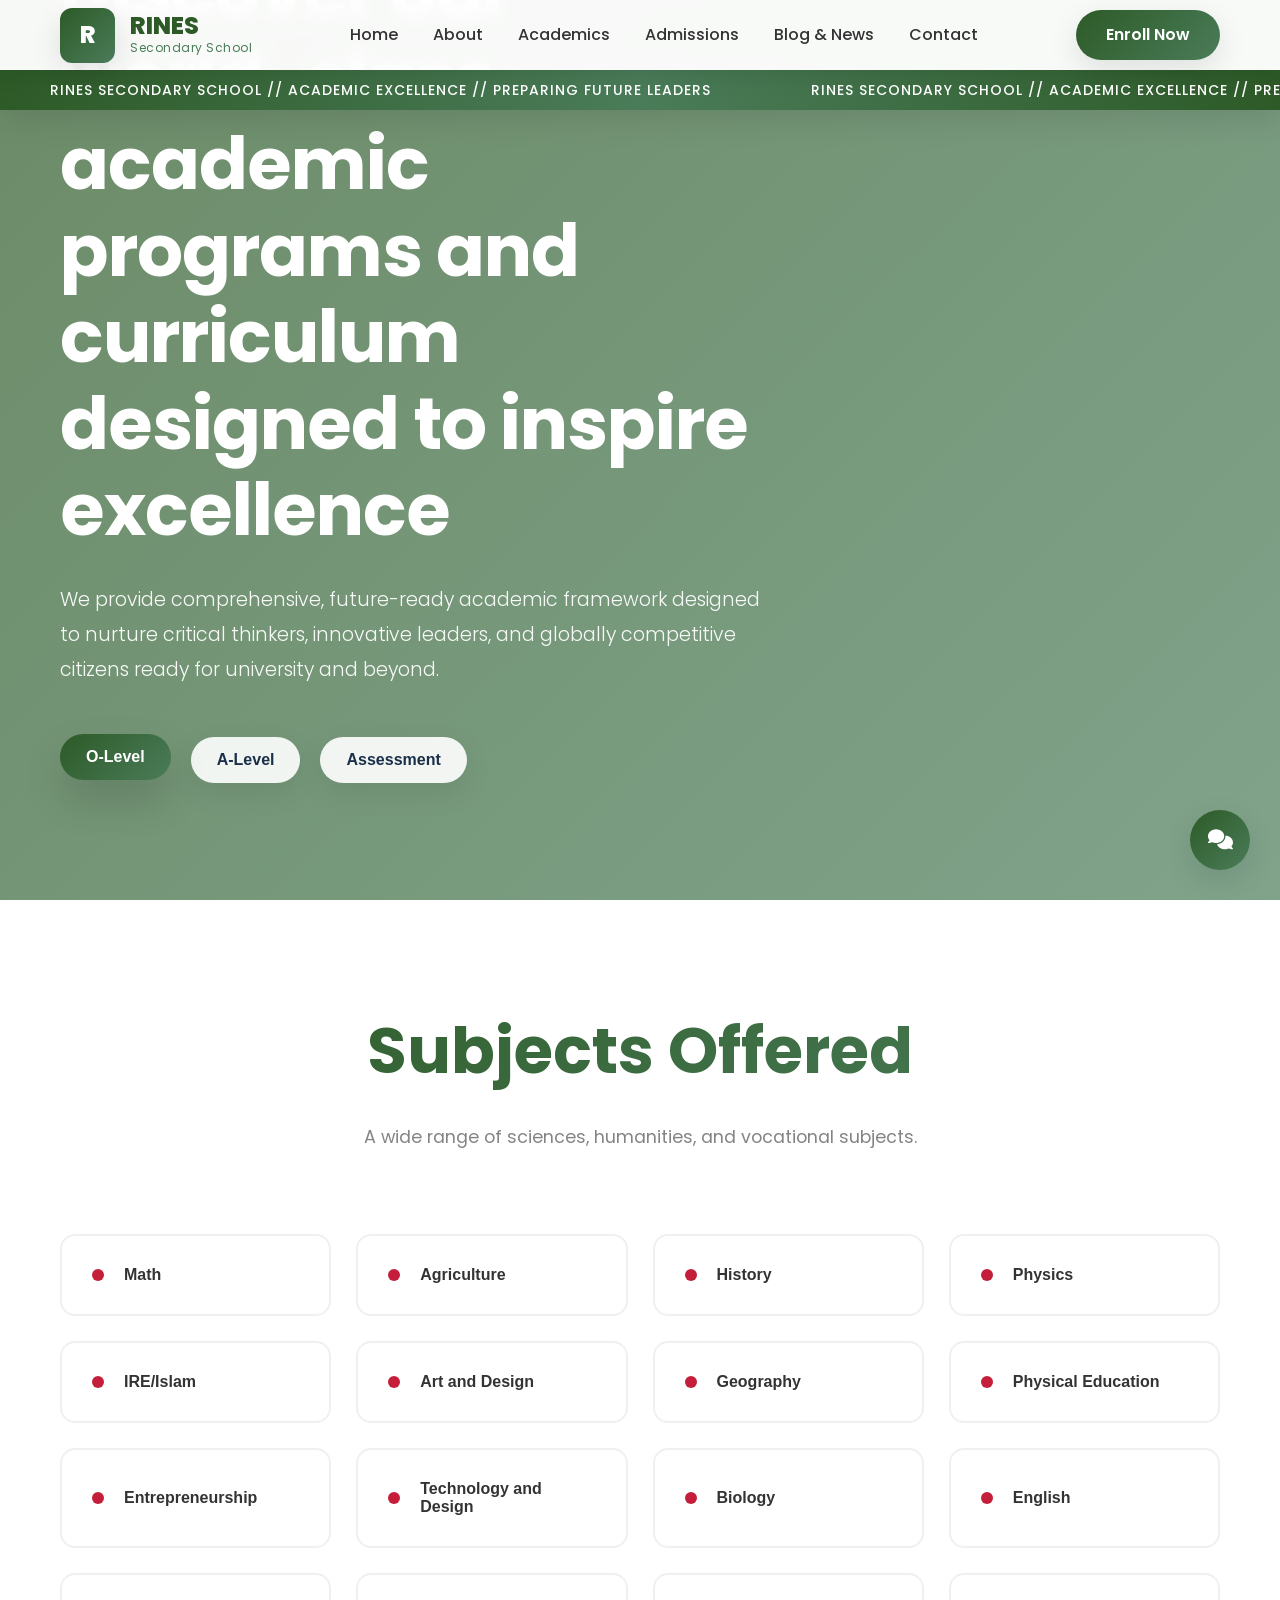
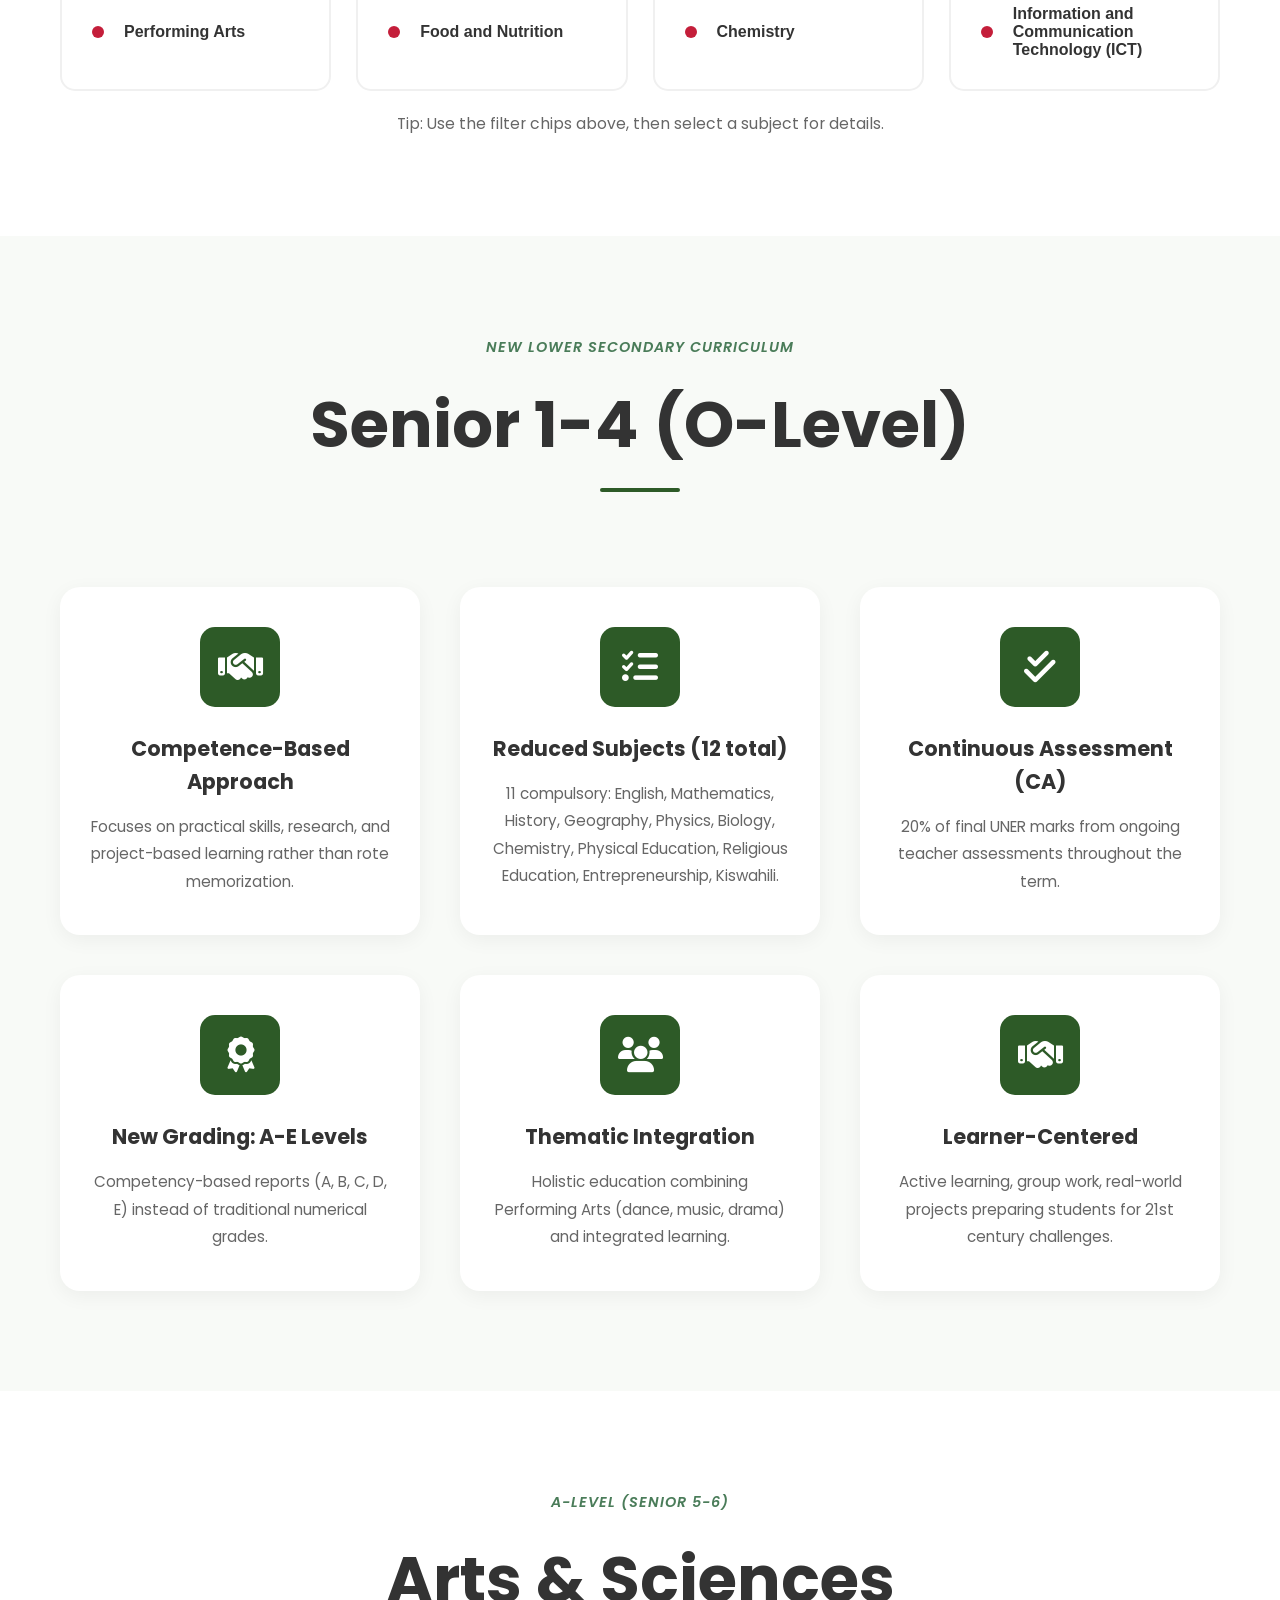
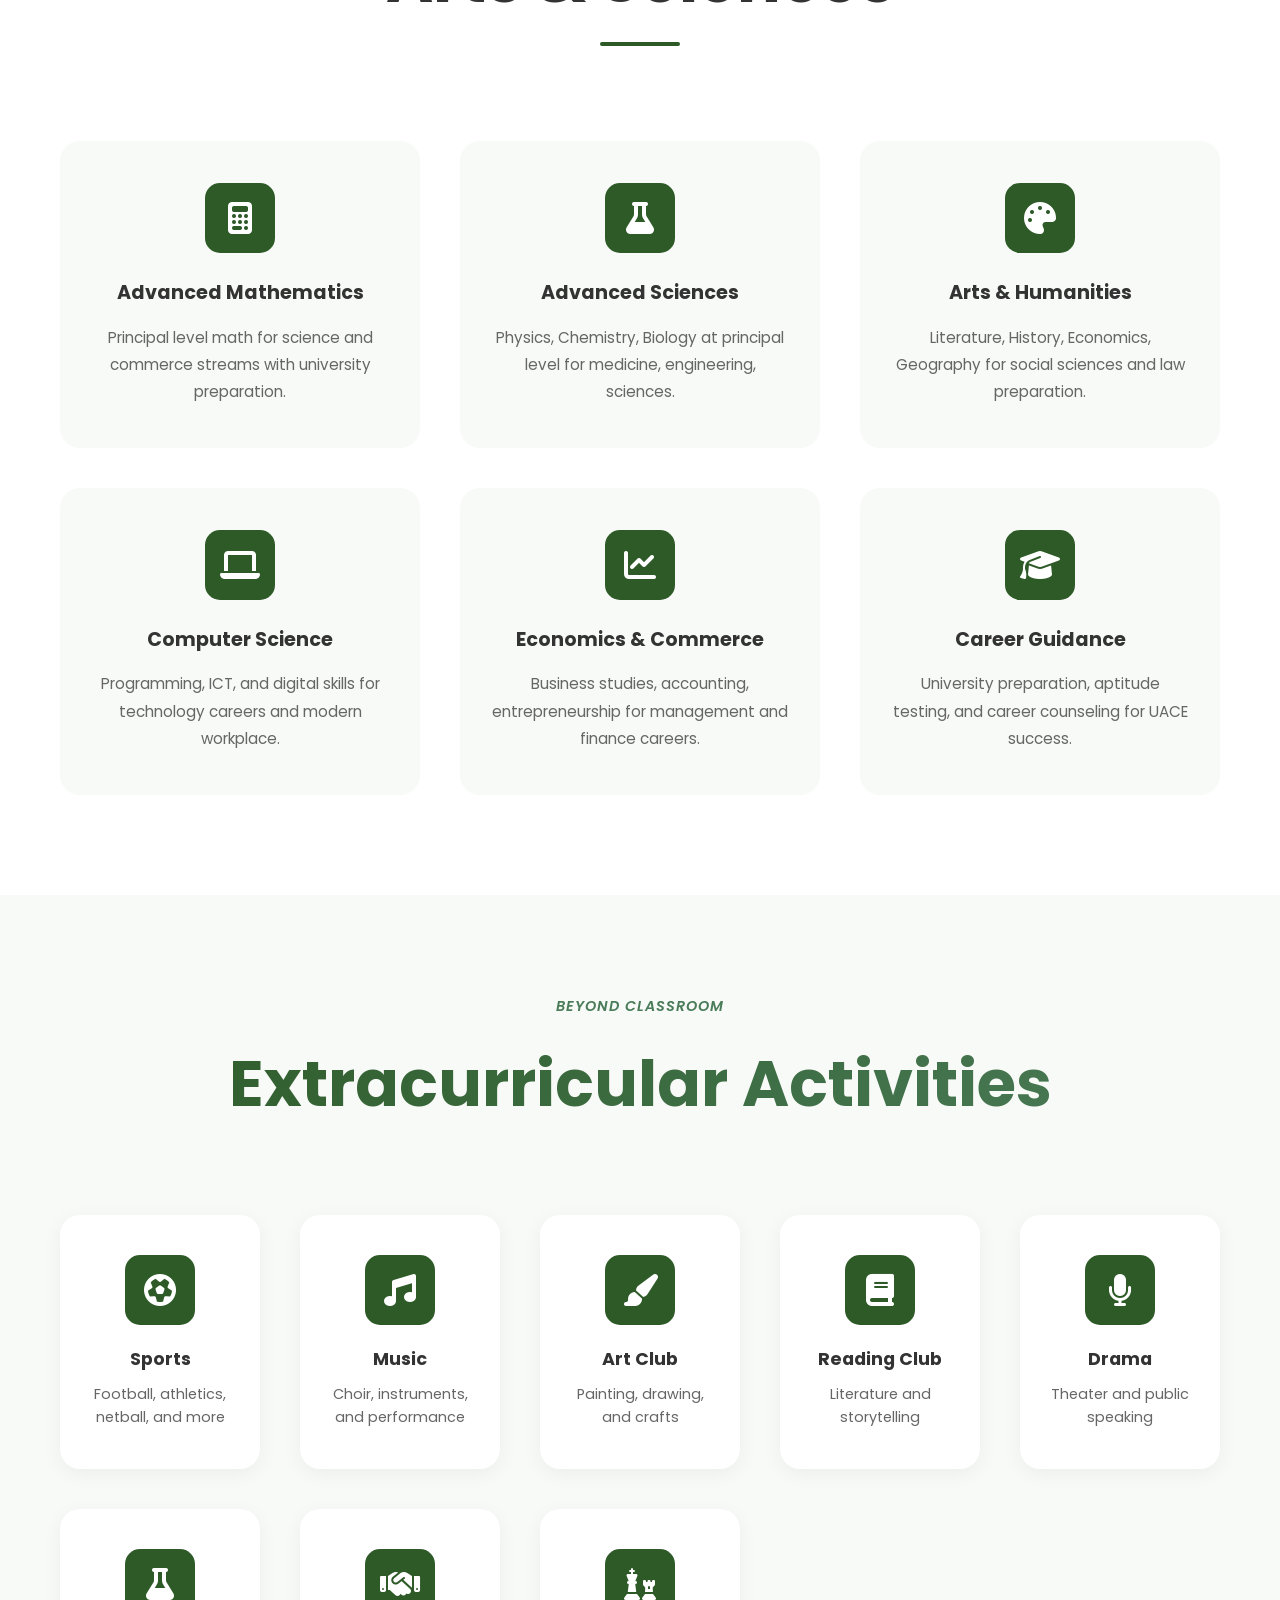
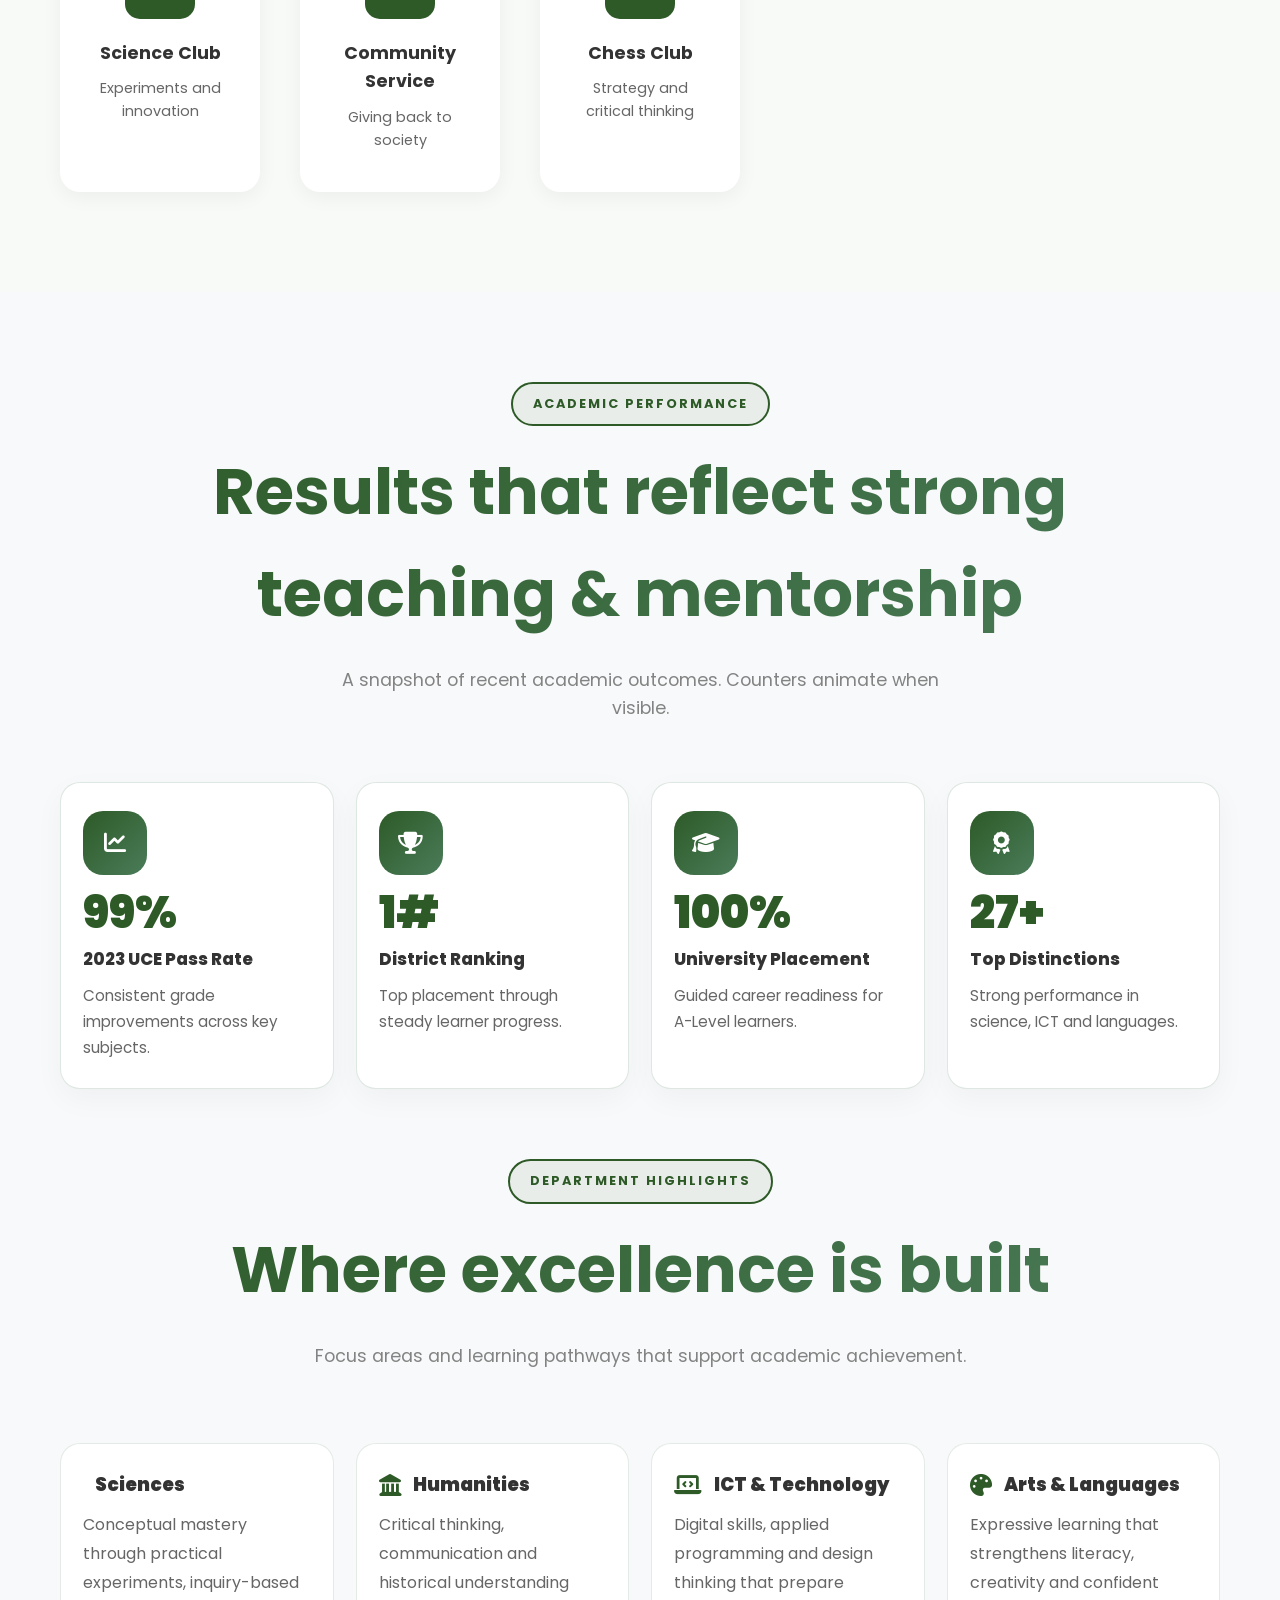
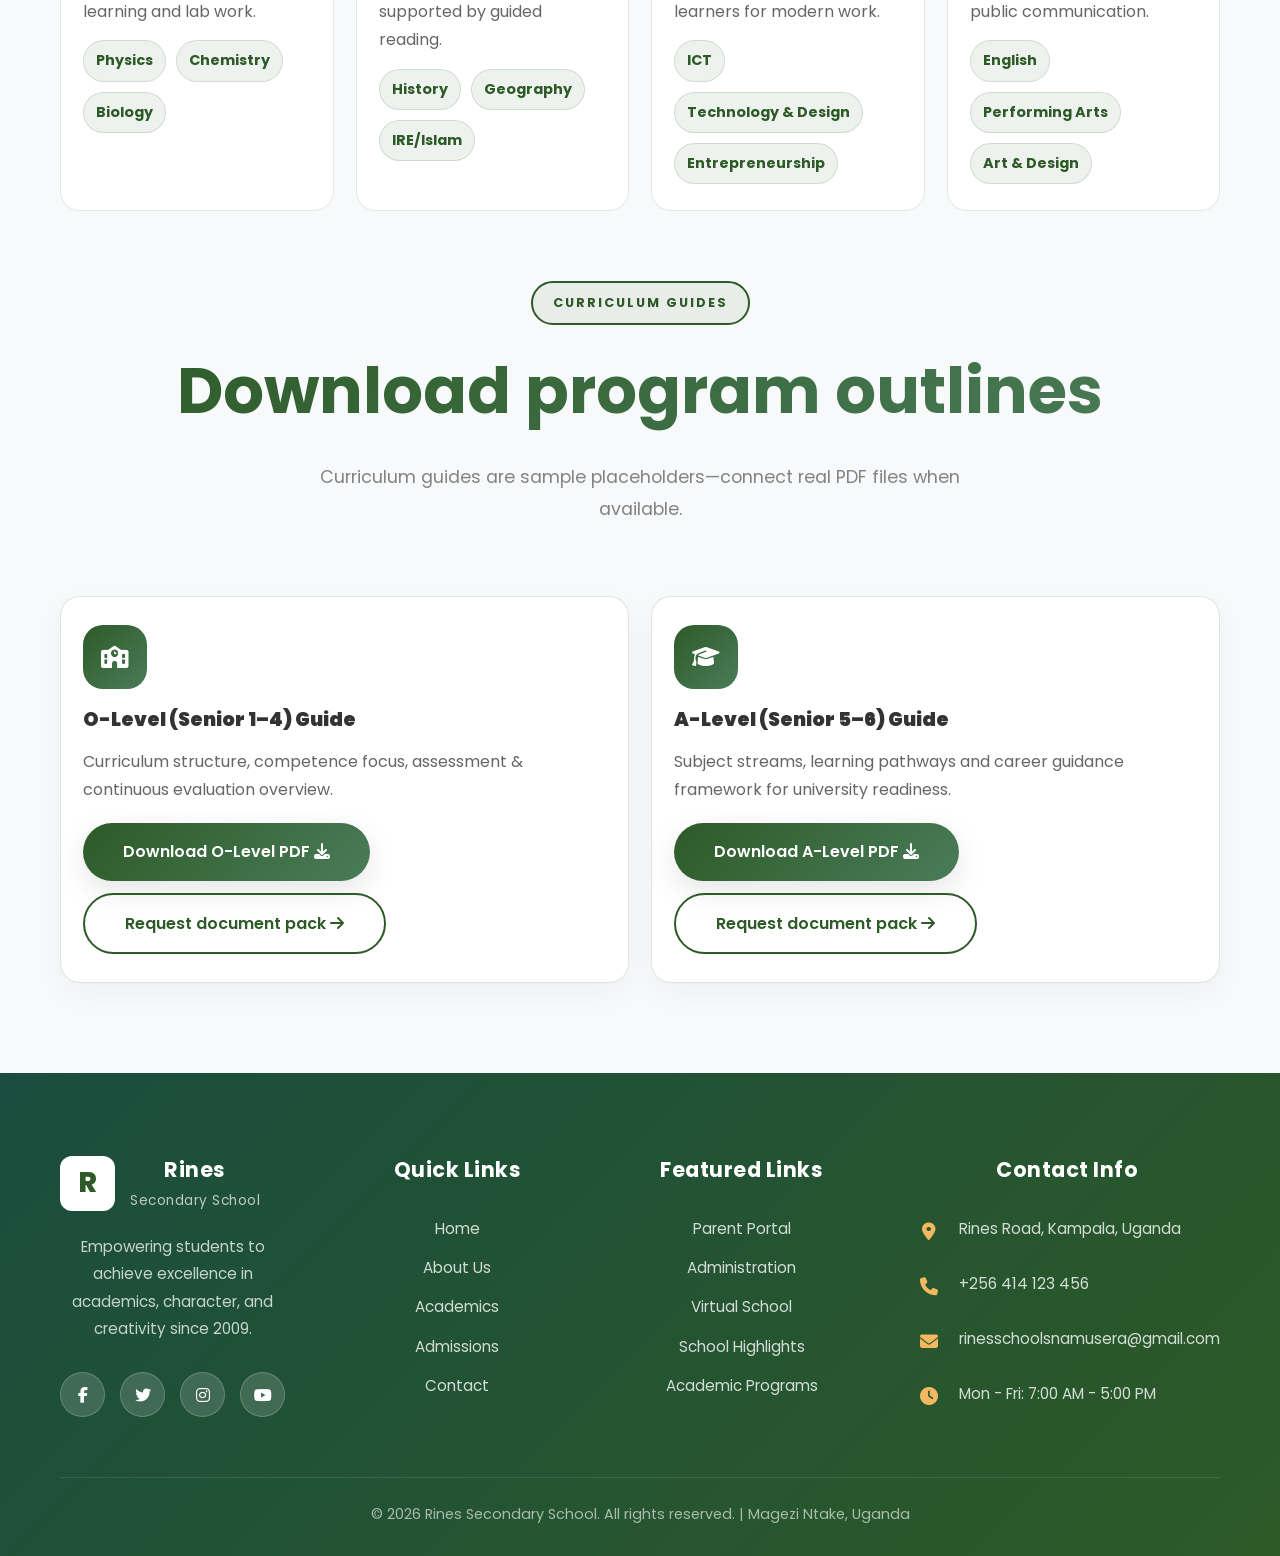
<file: academics.html>
<!DOCTYPE html>
<html lang="en">
<head>
    <meta charset="UTF-8">
    <meta name="viewport" content="width=device-width, initial-scale=1.0">
    <title>Academics - Rines Secondary School</title>
    <link rel="stylesheet" href="styles.css">
    <link href="https://fonts.googleapis.com/css2?family=Poppins:wght@300;400;500;600;700&display=swap" rel="stylesheet">
    <link rel="stylesheet" href="https://cdnjs.cloudflare.com/ajax/libs/font-awesome/6.4.0/css/all.min.css">
</head>
<body>
    <!-- Marquee -->
    <div class="marquee">
        <div class="marquee-content">
            <span>Rines Secondary School // Academic Excellence // Preparing Future Leaders</span>
            <span>Rines Secondary School // Academic Excellence // Preparing Future Leaders</span>
        </div>
    </div>

    <!-- Navbar -->
    <nav class="navbar">
        <div class="nav-container">
            <div class="logo">
                <div class="logo-container">
                    <div class="logo-icon">R</div>
                    <div class="logo-text">
                        <div class="logo-name">RINES</div>
                        <div class="logo-subtitle">Secondary School</div>
                    </div>
                </div>
            </div>
            <ul class="nav-menu">
                <li><a href="index.html">Home</a></li>
                <li><a href="about.html">About</a></li>
                <li><a href="academics.html" class="active">Academics</a></li>
                <li><a href="admissions.html">Admissions</a></li>
                <li><a href="blog-and-news.html">Blog & News</a></li>
                <li><a href="contact.html">Contact</a></li>
            </ul>
            <a href="admissions.html" class="enroll-btn">Enroll Now</a>
            <div class="hamburger">
                <span></span>
                <span></span>
                <span></span>
            </div>
        </div>
    </nav>

    <!-- Academics Hero -->
    <section class="academics-hero">
        <div class="academics-hero-background"></div>
        <div class="academics-hero-overlay"></div>
        <div class="academics-hero-content">
            <div class="academics-hero-label">ACADEMICS</div>
            <h1 class="academics-hero-title">Discover our world-class academic programs and curriculum designed to inspire excellence</h1>
            <p class="academics-hero-description">We provide comprehensive, future-ready academic framework designed to nurture critical thinkers, innovative leaders, and globally competitive citizens ready for university and beyond.</p>
            <div class="academics-hero-filters">
                <button class="filter-btn active" data-filter="all">O-Level</button>
                <button class="filter-btn" data-filter="a-level">A-Level</button>
                <button class="filter-btn" data-filter="assessment">Assessment</button>
            </div>
        </div>
    </section>

    <!-- Subjects Offered -->
    <section class="subjects-offered">
        <div class="container">
            <div class="section-header">
                <h2 class="section-title">Subjects Offered</h2>
                <p class="section-subtitle">A wide range of sciences, humanities, and vocational subjects.</p>
            </div>
            <div class="subjects-cards-grid" role="list" aria-label="Subjects offered">
                <button type="button" class="subject-card" role="listitem" data-subject="Math" data-levels="o-level a-level assessment" aria-label="Open Math details">
                    <span class="subject-dot"></span>
                    <h3>Math</h3>
                </button>
                <button type="button" class="subject-card" role="listitem" data-subject="Agriculture" data-levels="o-level assessment" aria-label="Open Agriculture details">
                    <span class="subject-dot"></span>
                    <h3>Agriculture</h3>
                </button>
                <button type="button" class="subject-card" role="listitem" data-subject="History" data-levels="o-level assessment" aria-label="Open History details">
                    <span class="subject-dot"></span>
                    <h3>History</h3>
                </button>
                <button type="button" class="subject-card" role="listitem" data-subject="Physics" data-levels="o-level a-level assessment" aria-label="Open Physics details">
                    <span class="subject-dot"></span>
                    <h3>Physics</h3>
                </button>
                <button type="button" class="subject-card" role="listitem" data-subject="IRE/Islam" data-levels="o-level assessment" aria-label="Open IRE/Islam details">
                    <span class="subject-dot"></span>
                    <h3>IRE/Islam</h3>
                </button>
                <button type="button" class="subject-card" role="listitem" data-subject="Art and Design" data-levels="o-level assessment" aria-label="Open Art and Design details">
                    <span class="subject-dot"></span>
                    <h3>Art and Design</h3>
                </button>
                <button type="button" class="subject-card" role="listitem" data-subject="Geography" data-levels="o-level assessment" aria-label="Open Geography details">
                    <span class="subject-dot"></span>
                    <h3>Geography</h3>
                </button>
                <button type="button" class="subject-card" role="listitem" data-subject="Physical Education" data-levels="o-level assessment" aria-label="Open Physical Education details">
                    <span class="subject-dot"></span>
                    <h3>Physical Education</h3>
                </button>
                <button type="button" class="subject-card" role="listitem" data-subject="Entrepreneurship" data-levels="o-level a-level assessment" aria-label="Open Entrepreneurship details">
                    <span class="subject-dot"></span>
                    <h3>Entrepreneurship</h3>
                </button>
                <button type="button" class="subject-card" role="listitem" data-subject="Technology and Design" data-levels="o-level a-level assessment" aria-label="Open Technology and Design details">
                    <span class="subject-dot"></span>
                    <h3>Technology and Design</h3>
                </button>
                <button type="button" class="subject-card" role="listitem" data-subject="Biology" data-levels="o-level a-level assessment" aria-label="Open Biology details">
                    <span class="subject-dot"></span>
                    <h3>Biology</h3>
                </button>
                <button type="button" class="subject-card" role="listitem" data-subject="English" data-levels="o-level a-level assessment" aria-label="Open English details">
                    <span class="subject-dot"></span>
                    <h3>English</h3>
                </button>
                <button type="button" class="subject-card" role="listitem" data-subject="Performing Arts" data-levels="o-level assessment" aria-label="Open Performing Arts details">
                    <span class="subject-dot"></span>
                    <h3>Performing Arts</h3>
                </button>
                <button type="button" class="subject-card" role="listitem" data-subject="Food and Nutrition" data-levels="o-level assessment" aria-label="Open Food and Nutrition details">
                    <span class="subject-dot"></span>
                    <h3>Food and Nutrition</h3>
                </button>
                <button type="button" class="subject-card" role="listitem" data-subject="Chemistry" data-levels="o-level a-level assessment" aria-label="Open Chemistry details">
                    <span class="subject-dot"></span>
                    <h3>Chemistry</h3>
                </button>
                <button type="button" class="subject-card" role="listitem" data-subject="Information and Communication Technology (ICT)" data-levels="o-level a-level assessment" aria-label="Open ICT details">
                    <span class="subject-dot"></span>
                    <h3>Information and Communication Technology (ICT)</h3>
                </button>
            </div>
            <p class="subjects-hint" id="subjects-hint">Tip: Use the filter chips above, then select a subject for details.</p>
        </div>
    </section>

    <!-- Subject Details Drawer -->
    <section class="subject-drawer" aria-labelledby="subject-drawer-title" aria-hidden="true">
        <div class="subject-drawer-backdrop" data-drawer-close="true"></div>
        <div class="subject-drawer-panel" role="dialog" aria-modal="true">
            <div class="subject-drawer-header">
                <div>
                    <span class="subject-drawer-kicker">CURRICULUM OVERVIEW</span>
                    <h3 id="subject-drawer-title" class="subject-drawer-title">Subject details</h3>
                    <p id="subject-drawer-meta" class="subject-drawer-meta"> </p>
                </div>
                <button type="button" class="subject-drawer-close" data-drawer-close="true" aria-label="Close subject details">
                    <i class="fas fa-times" aria-hidden="true"></i>
                </button>
            </div>

            <div class="subject-drawer-body">
                <div class="subject-drawer-grid">
                    <div class="subject-drawer-description">
                        <p id="subject-drawer-description">Select a subject to view its learning focus, key skills and typical assessment approach.</p>

                        <ul class="subject-drawer-keypoints" id="subject-drawer-keypoints" aria-label="Subject learning highlights">
                            <li>—</li>
                        </ul>
                    </div>

                    <aside class="subject-drawer-aside">
                        <div class="subject-drawer-box">
                            <div class="subject-drawer-box-row">
                                <i class="fas fa-graduation-cap" aria-hidden="true"></i>
                                <div>
                                    <div class="small-muted">Recommended level</div>
                                    <div id="subject-drawer-level">O-Level</div>
                                </div>
                            </div>
                            <div class="subject-drawer-box-row">
                                <i class="fas fa-file-alt" aria-hidden="true"></i>
                                <div>
                                    <div class="small-muted">Curriculum guide</div>
                                    <a id="subject-drawer-download" class="download-link" href="#" onclick="event.preventDefault()">Download PDF</a>
                                </div>
                            </div>
                        </div>

                        <div class="subject-drawer-box subject-drawer-cta">
                            <div class="small-muted">Next step</div>
                            <h4>Request the full guide pack</h4>
                            <p>Get assessment calendars and curriculum documents for your year group.</p>
                            <a class="btn btn-primary" href="admissions.html">Request pack <i class="fas fa-arrow-right" aria-hidden="true"></i></a>
                        </div>
                    </aside>
                </div>
            </div>
        </div>
    </section>

    <!-- O-Level Curriculum Section -->
    <section class="olevel-curriculum">
        <div class="container">
            <div class="curriculum-section-header">
                <span class="curriculum-label">New Lower Secondary Curriculum</span>
                <h2 class="curriculum-section-title">Senior 1-4 (O-Level)</h2>
            </div>
            <div class="curriculum-features">
                <div class="curriculum-feature-card">
                    <div class="feature-icon">
                        <i class="fas fa-handshake"></i>
                    </div>
                    <h3>Competence-Based Approach</h3>
                    <p>Focuses on practical skills, research, and project-based learning rather than rote memorization.</p>
                </div>
                <div class="curriculum-feature-card">
                    <div class="feature-icon">
                        <i class="fas fa-list-check"></i>
                    </div>
                    <h3>Reduced Subjects (12 total)</h3>
                    <p>11 compulsory: English, Mathematics, History, Geography, Physics, Biology, Chemistry, Physical Education, Religious Education, Entrepreneurship, Kiswahili.</p>
                </div>
                <div class="curriculum-feature-card">
                    <div class="feature-icon">
                        <i class="fas fa-check-double"></i>
                    </div>
                    <h3>Continuous Assessment (CA)</h3>
                    <p>20% of final UNER marks from ongoing teacher assessments throughout the term.</p>
                </div>
                <div class="curriculum-feature-card">
                    <div class="feature-icon">
                        <i class="fas fa-award"></i>
                    </div>
                    <h3>New Grading: A-E Levels</h3>
                    <p>Competency-based reports (A, B, C, D, E) instead of traditional numerical grades.</p>
                </div>
                <div class="curriculum-feature-card">
                    <div class="feature-icon">
                        <i class="fas fa-users"></i>
                    </div>
                    <h3>Thematic Integration</h3>
                    <p>Holistic education combining Performing Arts (dance, music, drama) and integrated learning.</p>
                </div>
                <div class="curriculum-feature-card">
                    <div class="feature-icon">
                        <i class="fas fa-handshake"></i>
                    </div>
                    <h3>Learner-Centered</h3>
                    <p>Active learning, group work, real-world projects preparing students for 21st century challenges.</p>
                </div>
            </div>
        </div>
    </section>

    <!-- A-Level Curriculum Section -->
    <section class="alevel-curriculum">
        <div class="container">
            <div class="curriculum-section-header">
                <span class="curriculum-label">A-Level (Senior 5-6)</span>
                <h2 class="curriculum-section-title">Arts & Sciences</h2>
            </div>
            <div class="alevel-streams">
                <div class="stream-card">
                    <div class="stream-icon">
                        <i class="fas fa-calculator"></i>
                    </div>
                    <h3>Advanced Mathematics</h3>
                    <p>Principal level math for science and commerce streams with university preparation.</p>
                </div>
                <div class="stream-card">
                    <div class="stream-icon">
                        <i class="fas fa-flask"></i>
                    </div>
                    <h3>Advanced Sciences</h3>
                    <p>Physics, Chemistry, Biology at principal level for medicine, engineering, sciences.</p>
                </div>
                <div class="stream-card">
                    <div class="stream-icon">
                        <i class="fas fa-palette"></i>
                    </div>
                    <h3>Arts & Humanities</h3>
                    <p>Literature, History, Economics, Geography for social sciences and law preparation.</p>
                </div>
                <div class="stream-card">
                    <div class="stream-icon">
                        <i class="fas fa-laptop"></i>
                    </div>
                    <h3>Computer Science</h3>
                    <p>Programming, ICT, and digital skills for technology careers and modern workplace.</p>
                </div>
                <div class="stream-card">
                    <div class="stream-icon">
                        <i class="fas fa-chart-line"></i>
                    </div>
                    <h3>Economics & Commerce</h3>
                    <p>Business studies, accounting, entrepreneurship for management and finance careers.</p>
                </div>
                <div class="stream-card">
                    <div class="stream-icon">
                        <i class="fas fa-graduation-cap"></i>
                    </div>
                    <h3>Career Guidance</h3>
                    <p>University preparation, aptitude testing, and career counseling for UACE success.</p>
                </div>
            </div>
        </div>
    </section>

    <!-- Extracurricular Activities Section -->
    <section class="extracurricular">
        <div class="container">
            <div class="section-header">
                <span class="extracurricular-label">Beyond Classroom</span>
                <h2 class="section-title">Extracurricular Activities</h2>
            </div>
            <div class="activities-grid">
                <div class="activity-card">
                    <div class="activity-icon">
                        <i class="fas fa-futbol"></i>
                    </div>
                    <h3>Sports</h3>
                    <p>Football, athletics, netball, and more</p>
                </div>
                <div class="activity-card">
                    <div class="activity-icon">
                        <i class="fas fa-music"></i>
                    </div>
                    <h3>Music</h3>
                    <p>Choir, instruments, and performance</p>
                </div>
                <div class="activity-card">
                    <div class="activity-icon">
                        <i class="fas fa-paintbrush"></i>
                    </div>
                    <h3>Art Club</h3>
                    <p>Painting, drawing, and crafts</p>
                </div>
                <div class="activity-card">
                    <div class="activity-icon">
                        <i class="fas fa-book"></i>
                    </div>
                    <h3>Reading Club</h3>
                    <p>Literature and storytelling</p>
                </div>
                <div class="activity-card">
                    <div class="activity-icon">
                        <i class="fas fa-microphone"></i>
                    </div>
                    <h3>Drama</h3>
                    <p>Theater and public speaking</p>
                </div>
                <div class="activity-card">
                    <div class="activity-icon">
                        <i class="fas fa-flask"></i>
                    </div>
                    <h3>Science Club</h3>
                    <p>Experiments and innovation</p>
                </div>
                <div class="activity-card">
                    <div class="activity-icon">
                        <i class="fas fa-handshake"></i>
                    </div>
                    <h3>Community Service</h3>
                    <p>Giving back to society</p>
                </div>
                <div class="activity-card">
                    <div class="activity-icon">
                        <i class="fas fa-chess"></i>
                    </div>
                    <h3>Chess Club</h3>
                    <p>Strategy and critical thinking</p>
                </div>
            </div>
        </div>
    </section>

    <!-- Academic Performance Stats -->
    <section class="academics-performance" aria-label="Academic performance statistics">
        <div class="container">
            <div class="performance-header">
                <span class="section-label">ACADEMIC PERFORMANCE</span>
                <h2 class="section-title">Results that reflect strong teaching & mentorship</h2>
                <p class="section-subtitle">A snapshot of recent academic outcomes. Counters animate when visible.</p>
            </div>

            <div class="performance-grid" role="list">
                <div class="perf-card" role="listitem">
                    <div class="perf-icon" aria-hidden="true"><i class="fas fa-chart-line"></i></div>
                    <div class="stat-value" aria-live="polite" aria-atomic="true">
                        <span class="stat-number" data-target="98.7" data-suffix="%">0</span>
                    </div>
                    <div class="perf-label">2023 UCE Pass Rate</div>
                    <div class="perf-note">Consistent grade improvements across key subjects.</div>
                </div>

                <div class="perf-card" role="listitem">
                    <div class="perf-icon" aria-hidden="true"><i class="fas fa-trophy"></i></div>
                    <div class="stat-value" aria-live="polite" aria-atomic="true">
                        <span class="stat-number" data-target="1" data-suffix="#">0</span>
                    </div>
                    <div class="perf-label">District Ranking</div>
                    <div class="perf-note">Top placement through steady learner progress.</div>
                </div>

                <div class="perf-card" role="listitem">
                    <div class="perf-icon" aria-hidden="true"><i class="fas fa-graduation-cap"></i></div>
                    <div class="stat-value" aria-live="polite" aria-atomic="true">
                        <span class="stat-number" data-target="100" data-suffix="%">0</span>
                    </div>
                    <div class="perf-label">University Placement</div>
                    <div class="perf-note">Guided career readiness for A-Level learners.</div>
                </div>

                <div class="perf-card" role="listitem">
                    <div class="perf-icon" aria-hidden="true"><i class="fas fa-award"></i></div>
                    <div class="stat-value" aria-live="polite" aria-atomic="true">
                        <span class="stat-number" data-target="27" data-suffix="+">0</span>
                    </div>
                    <div class="perf-label">Top Distinctions</div>
                    <div class="perf-note">Strong performance in science, ICT and languages.</div>
                </div>
            </div>

            <!-- Department highlights -->
            <div class="department-highlights" aria-label="Department highlights">
                <div class="section-header">
                    <span class="section-label">DEPARTMENT HIGHLIGHTS</span>
                    <h2 class="section-title">Where excellence is built</h2>
                    <p class="section-subtitle">Focus areas and learning pathways that support academic achievement.</p>
                </div>

                <div class="department-grid" role="list">
                    <article class="dept-card" role="listitem">
                        <div class="dept-top"><i class="fas fa-flask-dehydrator" aria-hidden="true"></i><h3>Sciences</h3></div>
                        <p>Conceptual mastery through practical experiments, inquiry-based learning and lab work.</p>
                        <div class="dept-tags"><span>Physics</span><span>Chemistry</span><span>Biology</span></div>
                    </article>

                    <article class="dept-card" role="listitem">
                        <div class="dept-top"><i class="fas fa-landmark" aria-hidden="true"></i><h3>Humanities</h3></div>
                        <p>Critical thinking, communication and historical understanding supported by guided reading.</p>
                        <div class="dept-tags"><span>History</span><span>Geography</span><span>IRE/Islam</span></div>
                    </article>

                    <article class="dept-card" role="listitem">
                        <div class="dept-top"><i class="fas fa-laptop-code" aria-hidden="true"></i><h3>ICT & Technology</h3></div>
                        <p>Digital skills, applied programming and design thinking that prepare learners for modern work.</p>
                        <div class="dept-tags"><span>ICT</span><span>Technology & Design</span><span>Entrepreneurship</span></div>
                    </article>

                    <article class="dept-card" role="listitem">
                        <div class="dept-top"><i class="fas fa-palette" aria-hidden="true"></i><h3>Arts & Languages</h3></div>
                        <p>Expressive learning that strengthens literacy, creativity and confident public communication.</p>
                        <div class="dept-tags"><span>English</span><span>Performing Arts</span><span>Art & Design</span></div>
                    </article>
                </div>
            </div>

            <!-- Curriculum guides -->
            <div class="curriculum-guides" aria-label="Curriculum guide downloads">
                <div class="section-header">
                    <span class="section-label">CURRICULUM GUIDES</span>
                    <h2 class="section-title">Download program outlines</h2>
                    <p class="section-subtitle">Curriculum guides are sample placeholders—connect real PDF files when available.</p>
                </div>

                <div class="guide-grid" role="list">
                    <article class="guide-card" role="listitem">
                        <div class="guide-icon" aria-hidden="true"><i class="fas fa-school"></i></div>
                        <h3>O-Level (Senior 1–4) Guide</h3>
                        <p>Curriculum structure, competence focus, assessment & continuous evaluation overview.</p>
                        <div class="guide-actions">
                            <a class="btn btn-primary" href="#" onclick="event.preventDefault()">Download O-Level PDF <i class="fas fa-download" aria-hidden="true"></i></a>
                            <a class="btn btn-secondary" href="admissions.html">Request document pack <i class="fas fa-arrow-right" aria-hidden="true"></i></a>
                        </div>
                    </article>

                    <article class="guide-card" role="listitem">
                        <div class="guide-icon" aria-hidden="true"><i class="fas fa-graduation-cap"></i></div>
                        <h3>A-Level (Senior 5–6) Guide</h3>
                        <p>Subject streams, learning pathways and career guidance framework for university readiness.</p>
                        <div class="guide-actions">
                            <a class="btn btn-primary" href="#" onclick="event.preventDefault()">Download A-Level PDF <i class="fas fa-download" aria-hidden="true"></i></a>
                            <a class="btn btn-secondary" href="admissions.html">Request document pack <i class="fas fa-arrow-right" aria-hidden="true"></i></a>
                        </div>
                    </article>
                </div>
            </div>
        </div>
    </section>

    <!-- Existing Results section (kept for brand consistency but visually replaced) -->
    <section class="results-section" style="display:none;"></section>

    <!-- Footer -->
    <footer class="footer">
        <div class="container">
            <div class="footer-content">
                <!-- About Section -->
                <div class="footer-section footer-about">
                    <div class="footer-logo">
                        <div class="footer-logo-icon">R</div>
                        <div class="footer-logo-text">
                            <h4>Rines</h4>
                            <p>Secondary School</p>
                        </div>
                    </div>
                    <p>Empowering students to achieve excellence in academics, character, and creativity since 2009.</p>
                    <div class="footer-social">
                        <a href="#" title="Facebook"><i class="fab fa-facebook-f"></i></a>
                        <a href="#" title="Twitter"><i class="fab fa-twitter"></i></a>
                        <a href="#" title="Instagram"><i class="fab fa-instagram"></i></a>
                        <a href="#" title="YouTube"><i class="fab fa-youtube"></i></a>
                    </div>
                </div>

                <!-- Quick Links -->
                <div class="footer-section">
                    <h3>Quick Links</h3>
                    <div class="footer-links">
                        <a href="index.html">Home</a>
                        <a href="about.html">About Us</a>
                        <a href="academics.html">Academics</a>
                        <a href="admissions.html">Admissions</a>
                        <a href="#">Contact</a>
                    </div>
                </div>

                <!-- Featured Links -->
                <div class="footer-section">
                    <h3>Featured Links</h3>
                    <div class="footer-links">
                        <a href="#">Parent Portal</a>
                        <a href="#">Administration</a>
                        <a href="#">Virtual School</a>
                        <a href="#">School Highlights</a>
                        <a href="#">Academic Programs</a>
                    </div>
                </div>

                <!-- Contact Info -->
                <div class="footer-section footer-contact">
                    <h3>Contact Info</h3>
                    <div class="contact-item">
                        <i class="fas fa-map-marker-alt"></i>
                        <p>Rines Road, Kampala, Uganda</p>
                    </div>
                    <div class="contact-item">
                        <i class="fas fa-phone"></i>
                        <p>+256 414 123 456</p>
                    </div>
                    <div class="contact-item">
                        <i class="fas fa-envelope"></i>
                        <p>rinesschoolsnamusera@gmail.com</p>
                    </div>
                    <div class="contact-item">
                        <i class="fas fa-clock"></i>
                        <p>Mon - Fri: 7:00 AM - 5:00 PM</p>
                    </div>
                </div>
            </div>

            <div class="footer-divider"></div>
            
            <div class="footer-bottom">
                <p>&copy; 2026 Rines Secondary School. All rights reserved. | Magezi Ntake, Uganda</p>
            </div>
        </div>
    </footer>

    <!-- Chatbot -->
    <div id="chatbot-btn" class="chatbot-btn">
        <i class="fas fa-comments"></i>
    </div>

    <script src="script.js"></script>
</body>
</html>
</file>
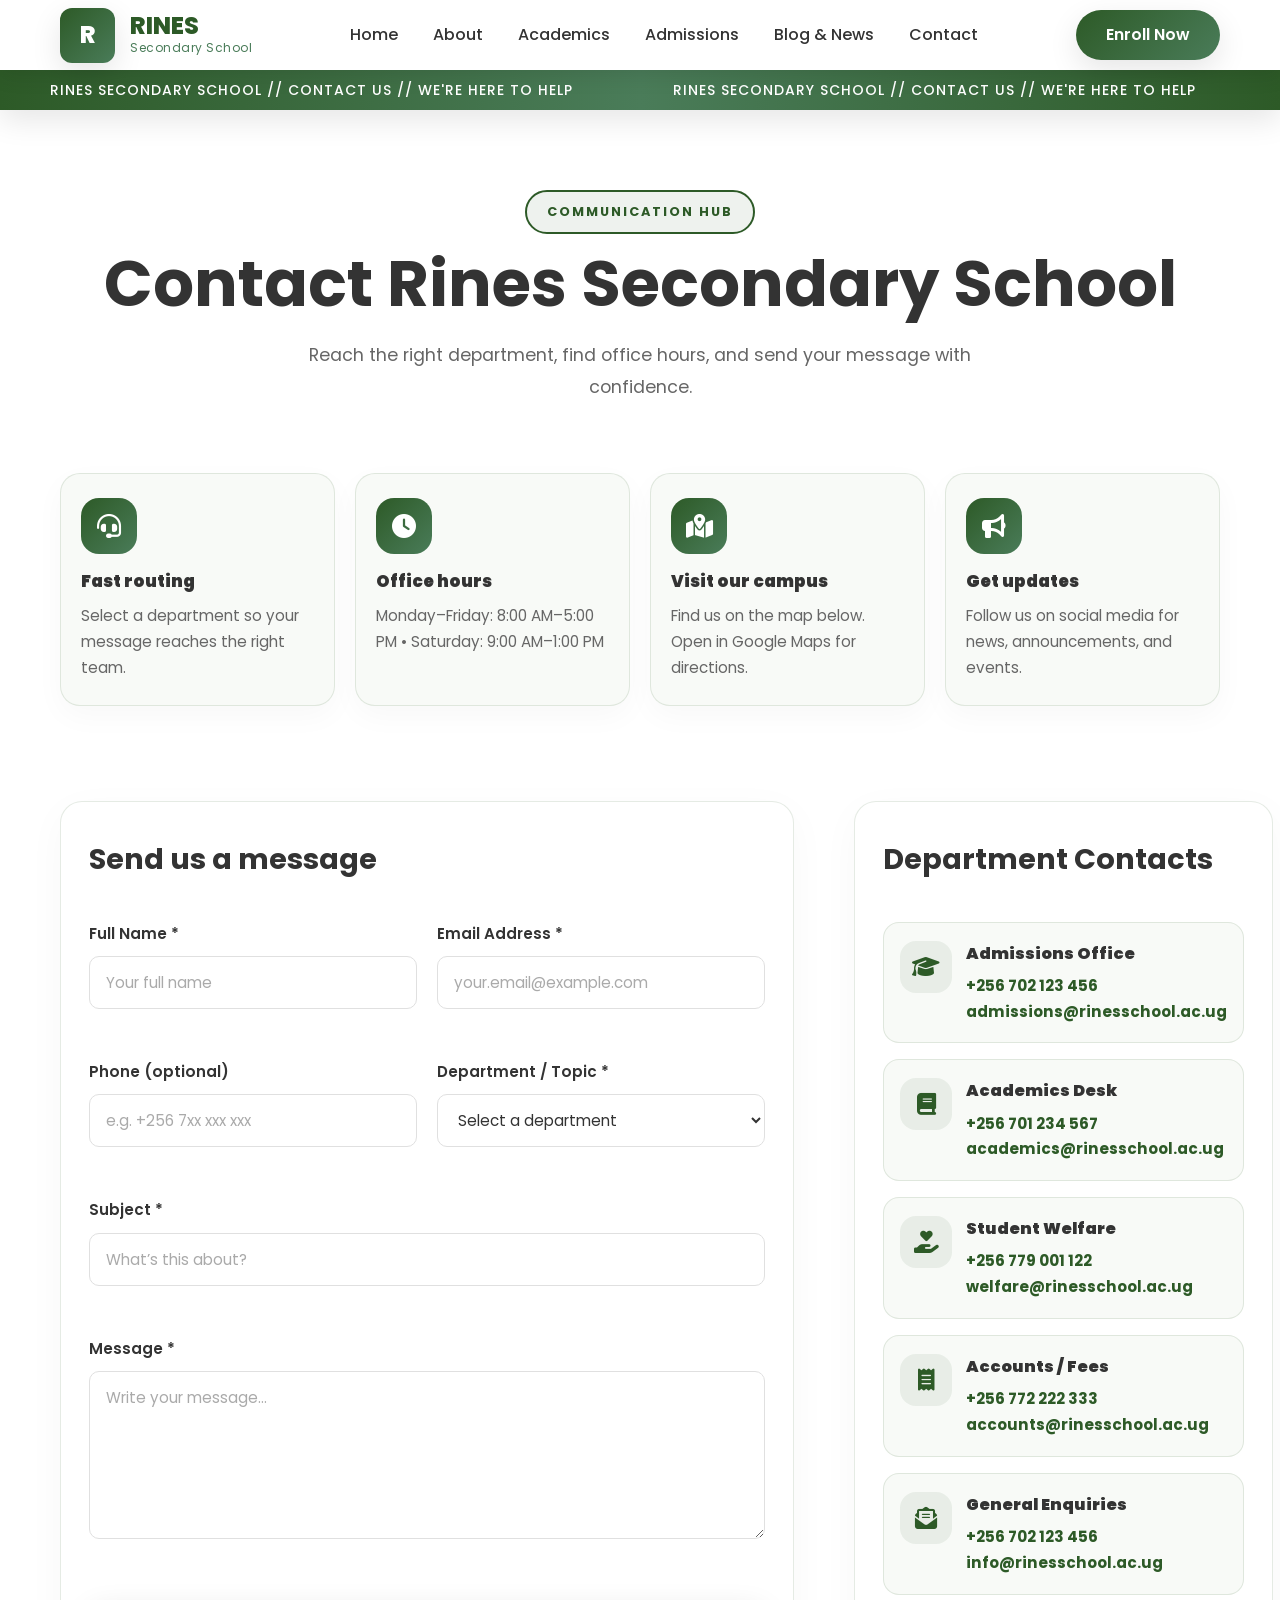
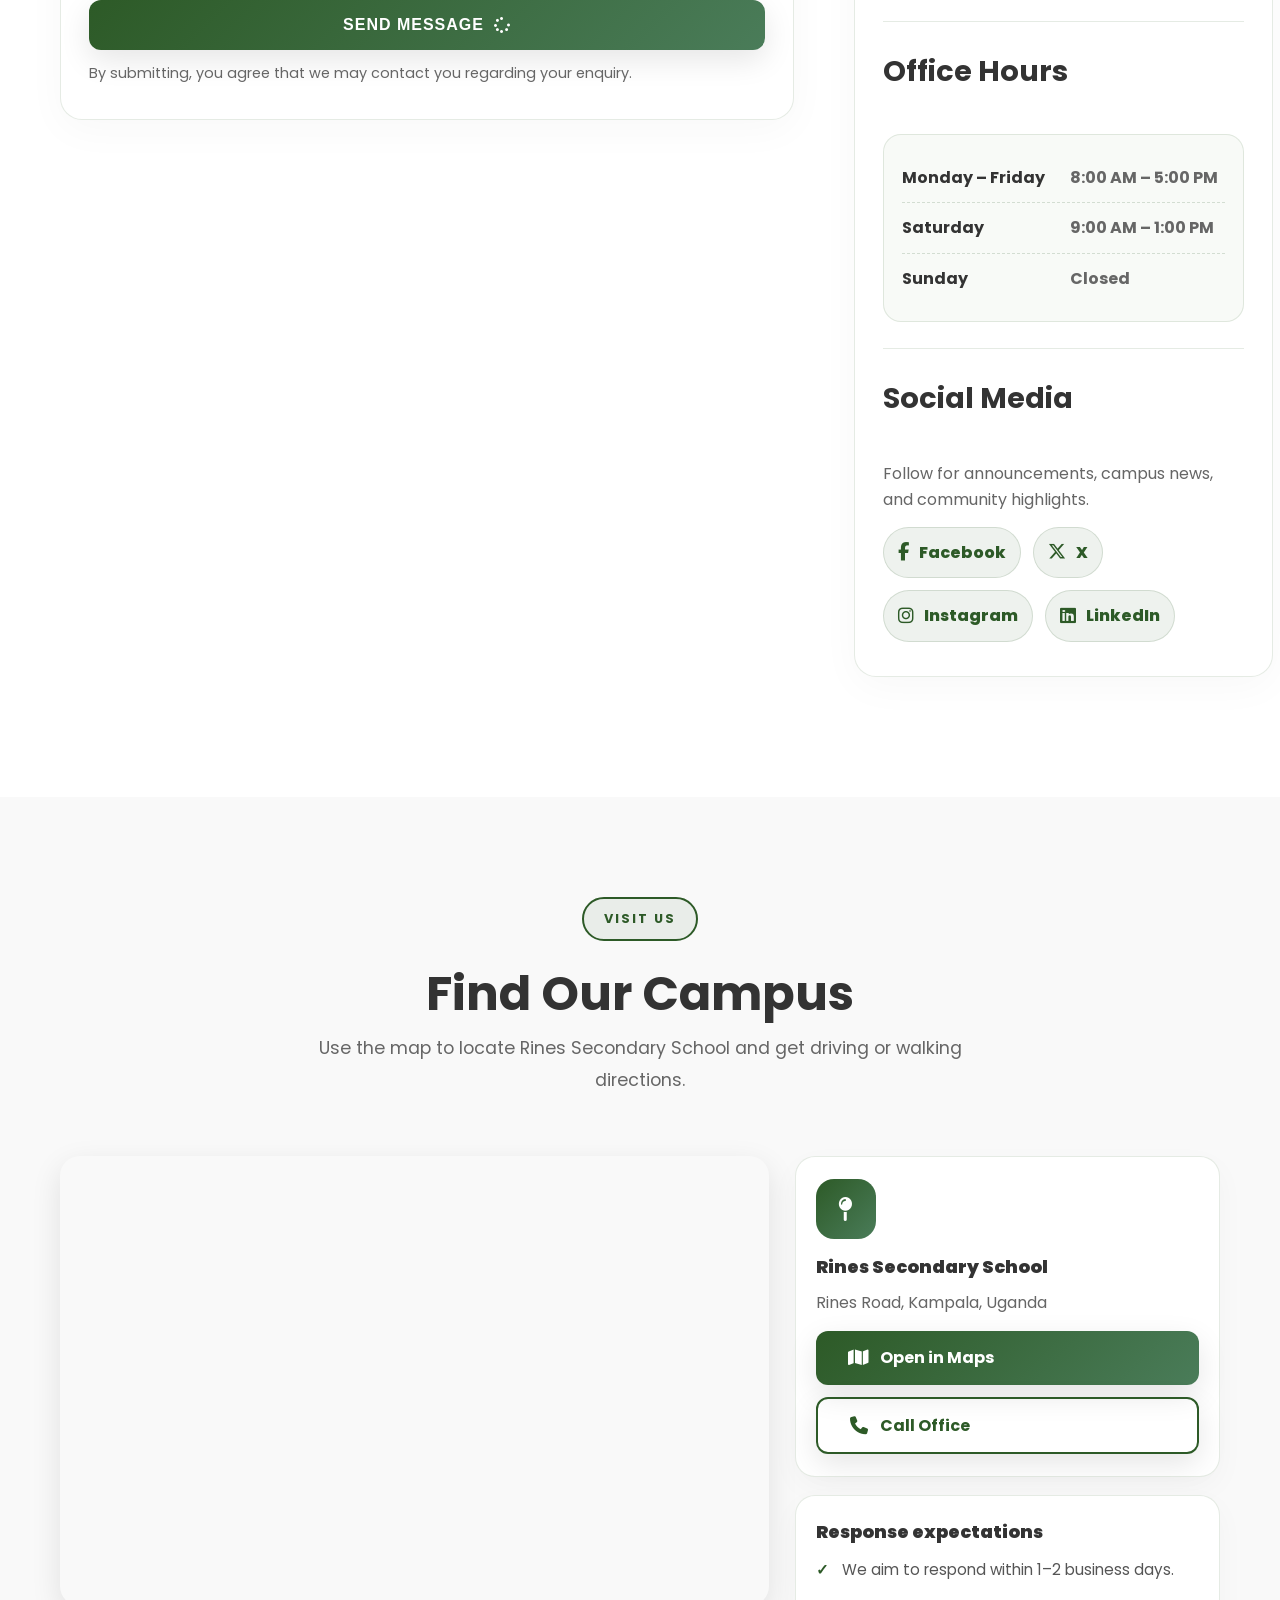
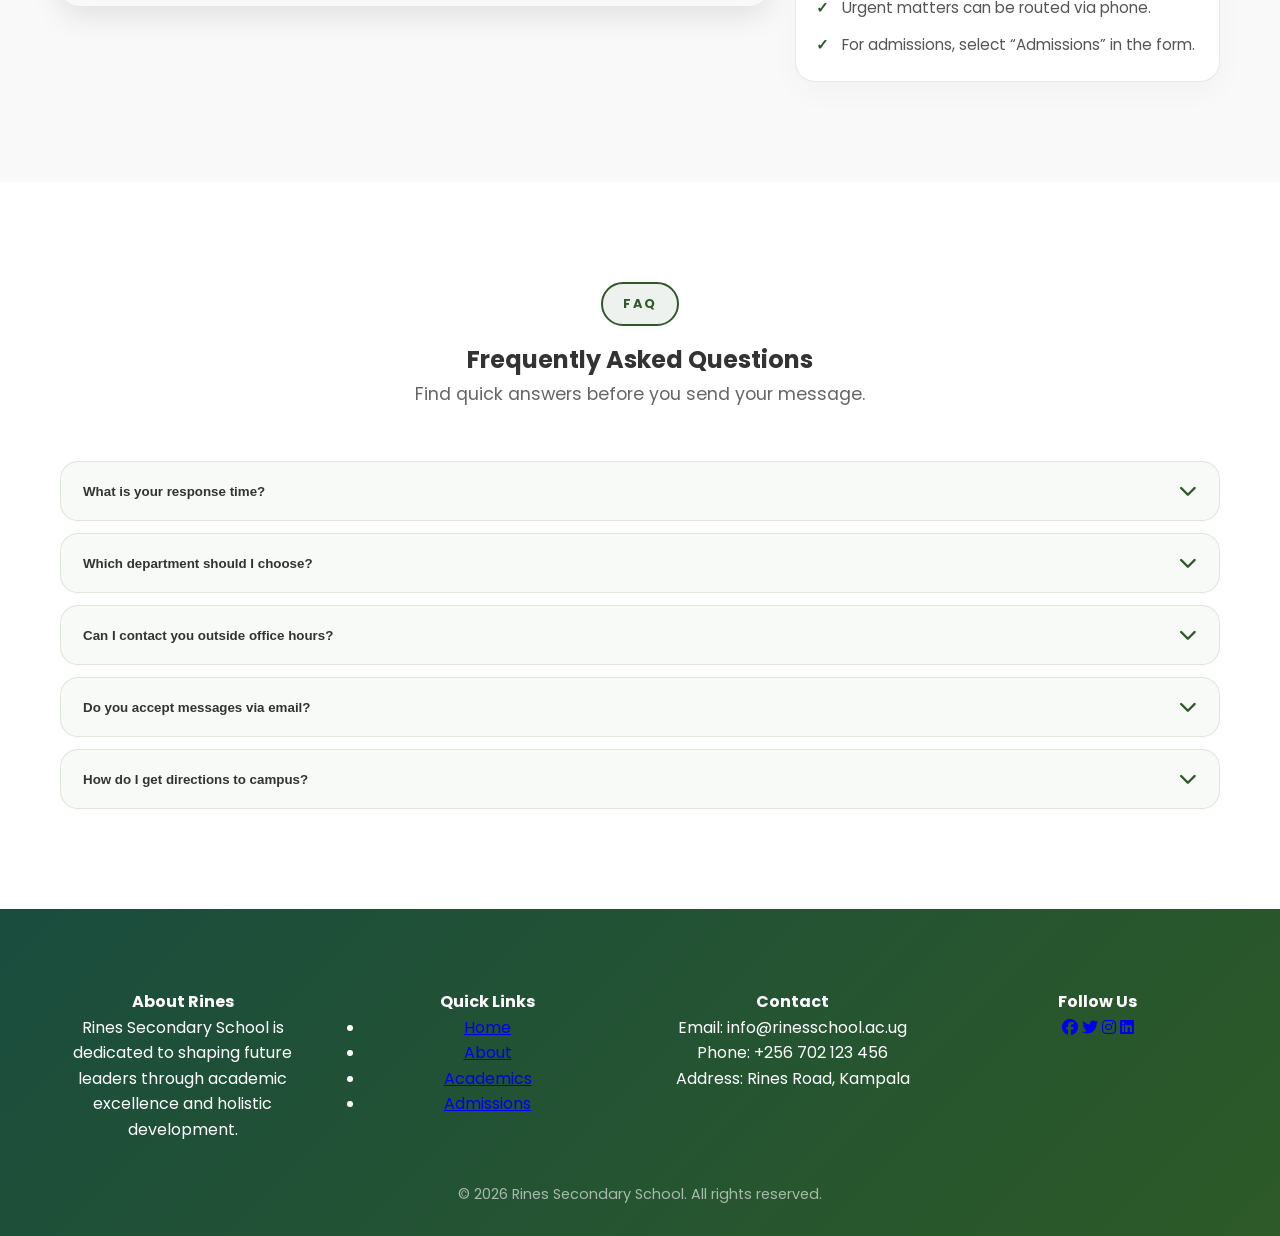
<file: contact.html>
<!DOCTYPE html>
<html lang="en">
<head>
    <meta charset="UTF-8">
    <meta name="viewport" content="width=device-width, initial-scale=1.0">
    <title>Contact - Rines Secondary School</title>
    <link rel="stylesheet" href="styles.css">
    <link href="https://fonts.googleapis.com/css2?family=Poppins:wght@300;400;500;600;700&display=swap" rel="stylesheet">
    <link rel="stylesheet" href="https://cdnjs.cloudflare.com/ajax/libs/font-awesome/6.4.0/css/all.min.css">
</head>
<body>
    <!-- Marquee -->
    <div class="marquee">
        <div class="marquee-content">
            <span>Rines Secondary School // Contact Us // We're Here to Help</span>
            <span>Rines Secondary School // Contact Us // We're Here to Help</span>
        </div>
    </div>

    <!-- Navbar -->
    <nav class="navbar">
        <div class="nav-container">
            <div class="logo">
                <div class="logo-container">
                    <div class="logo-icon">R</div>
                    <div class="logo-text">
                        <div class="logo-name">RINES</div>
                        <div class="logo-subtitle">Secondary School</div>
                    </div>
                </div>
            </div>
            <ul class="nav-menu">
                <li><a href="index.html">Home</a></li>
                <li><a href="about.html">About</a></li>
                <li><a href="academics.html">Academics</a></li>
                <li><a href="admissions.html">Admissions</a></li>
                <li><a href="blog-and-news.html">Blog & News</a></li>
                <li><a href="contact.html" class="active">Contact</a></li>
            </ul>
            <a href="admissions.html" class="enroll-btn">Enroll Now</a>
            <div class="hamburger">
                <span></span>
                <span></span>
                <span></span>
            </div>
        </div>
    </nav>

    <!-- Contact Hub -->
    <section class="contact-section" style="margin-top: 110px;">
        <div class="container">
            <div class="section-header">
                <span class="section-label">COMMUNICATION HUB</span>
                <h1>Contact Rines Secondary School</h1>
                <p>Reach the right department, find office hours, and send your message with confidence.</p>
            </div>

            <!-- Overview Cards -->
            <div class="contact-hub-overview" role="list" aria-label="Contact hub highlights">
                <div class="hub-overview-card" role="listitem">
                    <div class="hub-overview-icon" aria-hidden="true"><i class="fas fa-headset"></i></div>
                    <h3>Fast routing</h3>
                    <p>Select a department so your message reaches the right team.</p>
                </div>
                <div class="hub-overview-card" role="listitem">
                    <div class="hub-overview-icon" aria-hidden="true"><i class="fas fa-clock"></i></div>
                    <h3>Office hours</h3>
                    <p>Monday–Friday: 8:00 AM–5:00 PM • Saturday: 9:00 AM–1:00 PM</p>
                </div>
                <div class="hub-overview-card" role="listitem">
                    <div class="hub-overview-icon" aria-hidden="true"><i class="fas fa-map-marked-alt"></i></div>
                    <h3>Visit our campus</h3>
                    <p>Find us on the map below. Open in Google Maps for directions.</p>
                </div>
                <div class="hub-overview-card" role="listitem">
                    <div class="hub-overview-icon" aria-hidden="true"><i class="fas fa-bullhorn"></i></div>
                    <h3>Get updates</h3>
                    <p>Follow us on social media for news, announcements, and events.</p>
                </div>
            </div>

            <div class="contact-content contact-hub-grid">
                <!-- Left: Form -->
                <div class="contact-form-wrapper">
                    <div class="contact-hub-card">
                        <h2>Send us a message</h2>

                        <div id="contact-notification" class="contact-notification" aria-live="polite" aria-atomic="true" hidden></div>

                        <form class="contact-form" id="contactForm" novalidate>
                            <div class="form-row-2">
                                <div class="form-group">
                                    <label for="fullname">Full Name *</label>
                                    <input type="text" id="fullname" name="fullname" placeholder="Your full name" required minlength="2" autocomplete="name">
                                    <div class="field-error" id="err-fullname" aria-live="polite"></div>
                                </div>

                                <div class="form-group">
                                    <label for="email">Email Address *</label>
                                    <input type="email" id="email" name="email" placeholder="your.email@example.com" required autocomplete="email">
                                    <div class="field-error" id="err-email" aria-live="polite"></div>
                                </div>
                            </div>

                            <div class="form-row-2">
                                <div class="form-group">
                                    <label for="phone">Phone (optional)</label>
                                    <input type="tel" id="phone" name="phone" placeholder="e.g. +256 7xx xxx xxx" autocomplete="tel" inputmode="tel">
                                    <div class="field-error" id="err-phone" aria-live="polite"></div>
                                </div>

                                <div class="form-group">
                                    <label for="department">Department / Topic *</label>
                                    <select id="department" name="department" required>
                                        <option value="" selected disabled>Select a department</option>
                                        <option value="admissions">Admissions</option>
                                        <option value="academics">Academics</option>
                                        <option value="student-welfare">Student Welfare</option>
                                        <option value="accounts">Accounts / Fees</option>
                                        <option value="general">General Enquiries</option>
                                    </select>
                                    <div class="field-error" id="err-department" aria-live="polite"></div>
                                </div>
                            </div>

                            <div class="form-group">
                                <label for="subject">Subject *</label>
                                <input type="text" id="subject" name="subject" placeholder="What’s this about?" required minlength="3">
                                <div class="field-error" id="err-subject" aria-live="polite"></div>
                            </div>

                            <div class="form-group">
                                <label for="message">Message *</label>
                                <textarea id="message" name="message" placeholder="Write your message..." rows="6" required minlength="10"></textarea>
                                <div class="field-error" id="err-message" aria-live="polite"></div>
                            </div>

                            <div class="contact-form-actions">
                                <button type="submit" class="submit-btn" id="contactSubmit">
                                    <span class="btn-text">Send Message</span>
                                    <span class="btn-spinner" aria-hidden="true" hidden><i class="fas fa-spinner fa-spin"></i></span>
                                </button>
                                <p class="form-note">
                                    By submitting, you agree that we may contact you regarding your enquiry.
                                </p>
                            </div>
                        </form>
                    </div>
                </div>

                <!-- Right: Department contacts + Office hours + Social -->
                <div class="contact-info-wrapper">
                    <div class="contact-hub-card">
                        <h2>Department Contacts</h2>

                        <div class="department-contacts">
                            <div class="dept-contact">
                                <div class="dept-badge" aria-hidden="true"><i class="fas fa-graduation-cap"></i></div>
                                <div class="dept-body">
                                    <h3>Admissions Office</h3>
                                    <p><a class="contact-link" href="tel:+256702123456">+256 702 123 456</a></p>
                                    <p><a class="contact-link" href="mailto:admissions@rinesschool.ac.ug">admissions@rinesschool.ac.ug</a></p>
                                </div>
                            </div>

                            <div class="dept-contact">
                                <div class="dept-badge" aria-hidden="true"><i class="fas fa-book"></i></div>
                                <div class="dept-body">
                                    <h3>Academics Desk</h3>
                                    <p><a class="contact-link" href="tel:+256701234567">+256 701 234 567</a></p>
                                    <p><a class="contact-link" href="mailto:academics@rinesschool.ac.ug">academics@rinesschool.ac.ug</a></p>
                                </div>
                            </div>

                            <div class="dept-contact">
                                <div class="dept-badge" aria-hidden="true"><i class="fas fa-hand-holding-heart"></i></div>
                                <div class="dept-body">
                                    <h3>Student Welfare</h3>
                                    <p><a class="contact-link" href="tel:+256779001122">+256 779 001 122</a></p>
                                    <p><a class="contact-link" href="mailto:welfare@rinesschool.ac.ug">welfare@rinesschool.ac.ug</a></p>
                                </div>
                            </div>

                            <div class="dept-contact">
                                <div class="dept-badge" aria-hidden="true"><i class="fas fa-receipt"></i></div>
                                <div class="dept-body">
                                    <h3>Accounts / Fees</h3>
                                    <p><a class="contact-link" href="tel:+256772222333">+256 772 222 333</a></p>
                                    <p><a class="contact-link" href="mailto:accounts@rinesschool.ac.ug">accounts@rinesschool.ac.ug</a></p>
                                </div>
                            </div>

                            <div class="dept-contact">
                                <div class="dept-badge" aria-hidden="true"><i class="fas fa-envelope-open-text"></i></div>
                                <div class="dept-body">
                                    <h3>General Enquiries</h3>
                                    <p><a class="contact-link" href="tel:+256702123456">+256 702 123 456</a></p>
                                    <p><a class="contact-link" href="mailto:info@rinesschool.ac.ug">info@rinesschool.ac.ug</a></p>
                                </div>
                            </div>
                        </div>

                        <div class="info-divider"></div>

                        <h2>Office Hours</h2>
                        <div class="office-hours" role="table" aria-label="Office hours">
                            <div class="hours-row" role="row">
                                <div class="hours-day" role="cell"><strong>Monday – Friday</strong></div>
                                <div class="hours-time" role="cell">8:00 AM – 5:00 PM</div>
                            </div>
                            <div class="hours-row" role="row">
                                <div class="hours-day" role="cell"><strong>Saturday</strong></div>
                                <div class="hours-time" role="cell">9:00 AM – 1:00 PM</div>
                            </div>
                            <div class="hours-row" role="row">
                                <div class="hours-day" role="cell"><strong>Sunday</strong></div>
                                <div class="hours-time" role="cell">Closed</div>
                            </div>
                        </div>

                        <div class="info-divider"></div>

                        <h2>Social Media</h2>
                        <p class="muted">Follow for announcements, campus news, and community highlights.</p>
                        <div class="social-row" aria-label="Social media links">
                            <a class="social-pill" href="#" target="_blank" rel="noopener noreferrer" aria-label="Facebook">
                                <i class="fab fa-facebook-f" aria-hidden="true"></i> Facebook
                            </a>
                            <a class="social-pill" href="#" target="_blank" rel="noopener noreferrer" aria-label="X / Twitter">
                                <i class="fab fa-x-twitter" aria-hidden="true"></i> X
                            </a>
                            <a class="social-pill" href="#" target="_blank" rel="noopener noreferrer" aria-label="Instagram">
                                <i class="fab fa-instagram" aria-hidden="true"></i> Instagram
                            </a>
                            <a class="social-pill" href="#" target="_blank" rel="noopener noreferrer" aria-label="LinkedIn">
                                <i class="fab fa-linkedin" aria-hidden="true"></i> LinkedIn
                            </a>
                        </div>
                    </div>
                </div>
            </div>
        </div>
    </section>

    <!-- Map Section -->
    <section class="map-section">
        <div class="container">
            <div class="section-header">
                <span class="section-label">VISIT US</span>
                <h2>Find Our Campus</h2>
                <p>Use the map to locate Rines Secondary School and get driving or walking directions.</p>
            </div>

            <div class="map-hub">
                <div class="map-container">
                    <iframe
                        title="Rines Secondary School location"
                        src="https://www.google.com/maps/embed?pb=!1m18!1m12!1m3!1d3989.5558484123456!2d32.4572188!3d0.4187291!2m3!1f0!2f0!3f0!3m2!1i1024!2i768!4f13.1!3m3!1m2!1s0x177dafb05ec32e1b%3A0x52ac00dae102cbd3!2sRines%20Secondary%20School!5e0!3m2!1sen!2sug!4v1712973600000"
                        style="border:0;"
                        allowfullscreen=""
                        loading="lazy"
                        referrerpolicy="no-referrer-when-downgrade"></iframe>
                </div>

                <div class="map-side">
                    <div class="map-side-card">
                        <div class="map-side-icon" aria-hidden="true"><i class="fas fa-map-pin"></i></div>
                        <h3>Rines Secondary School</h3>
                        <p class="muted">Rines Road, Kampala, Uganda</p>
                        <div class="map-side-actions">
                            <a href="https://www.google.com/maps/place/Rines+Secondary+school/@0.4187291,32.4572188,17z" target="_blank" class="map-btn">
                                <i class="fas fa-map"></i> Open in Maps
                            </a>
                            <a href="tel:+256702123456" class="map-btn map-btn-outline">
                                <i class="fas fa-phone"></i> Call Office
                            </a>
                        </div>
                    </div>

                    <div class="map-side-card">
                        <h3>Response expectations</h3>
                        <ul class="checklist">
                            <li>We aim to respond within 1–2 business days.</li>
                            <li>Urgent matters can be routed via phone.</li>
                            <li>For admissions, select “Admissions” in the form.</li>
                        </ul>
                    </div>
                </div>
            </div>
        </div>
    </section>

    <!-- FAQ Section -->
    <section class="faq-section" aria-labelledby="contact-faq-title">
        <div class="container">
            <div class="section-header" style="margin-bottom: 50px;">
                <span class="section-label">FAQ</span>
                <h2 id="contact-faq-title">Frequently Asked Questions</h2>
                <p>Find quick answers before you send your message.</p>
            </div>

            <div class="faq-accordion" role="region" aria-label="Contact FAQ">
                <div class="faq-item" data-open="false">
                    <button class="faq-question" type="button" aria-expanded="false">
                        <span>What is your response time?</span>
                        <i class="fas fa-chevron-down" aria-hidden="true"></i>
                    </button>
                    <div class="faq-answer" aria-hidden="true">
                        <p>We aim to respond within 1–2 business days. During peak periods, it may take a little longer.</p>
                    </div>
                </div>

                <div class="faq-item" data-open="false">
                    <button class="faq-question" type="button" aria-expanded="false">
                        <span>Which department should I choose?</span>
                        <i class="fas fa-chevron-down" aria-hidden="true"></i>
                    </button>
                    <div class="faq-answer" aria-hidden="true">
                        <p>Select the closest topic (Admissions, Academics, Student Welfare, or Accounts). Your message will be routed accordingly.</p>
                    </div>
                </div>

                <div class="faq-item" data-open="false">
                    <button class="faq-question" type="button" aria-expanded="false">
                        <span>Can I contact you outside office hours?</span>
                        <i class="fas fa-chevron-down" aria-hidden="true"></i>
                    </button>
                    <div class="faq-answer" aria-hidden="true">
                        <p>Yes. You can submit the form anytime. Calls and immediate support are best made during office hours.</p>
                    </div>
                </div>

                <div class="faq-item" data-open="false">
                    <button class="faq-question" type="button" aria-expanded="false">
                        <span>Do you accept messages via email?</span>
                        <i class="fas fa-chevron-down" aria-hidden="true"></i>
                    </button>
                    <div class="faq-answer" aria-hidden="true">
                        <p>Yes—email the relevant department using the contact details above. The form is also a reliable option.</p>
                    </div>
                </div>

                <div class="faq-item" data-open="false">
                    <button class="faq-question" type="button" aria-expanded="false">
                        <span>How do I get directions to campus?</span>
                        <i class="fas fa-chevron-down" aria-hidden="true"></i>
                    </button>
                    <div class="faq-answer" aria-hidden="true">
                        <p>Use the Google Map embedded on this page, or click “Open in Maps” for full directions.</p>
                    </div>
                </div>
            </div>
        </div>
    </section>

    <!-- Footer -->
    <footer class="footer">
        <div class="container">
            <div class="footer-content">
                <div class="footer-section">
                    <h4>About Rines</h4>
                    <p>Rines Secondary School is dedicated to shaping future leaders through academic excellence and holistic development.</p>
                </div>
                <div class="footer-section">
                    <h4>Quick Links</h4>
                    <ul>
                        <li><a href="index.html">Home</a></li>
                        <li><a href="about.html">About</a></li>
                        <li><a href="academics.html">Academics</a></li>
                        <li><a href="admissions.html">Admissions</a></li>
                    </ul>
                </div>
                <div class="footer-section">
                    <h4>Contact</h4>
                    <p>Email: info@rinesschool.ac.ug<br>
                    Phone: +256 702 123 456<br>
                    Address: Rines Road, Kampala</p>
                </div>
                <div class="footer-section">
                    <h4>Follow Us</h4>
                    <div class="social-links">
                        <a href="#" aria-label="Facebook"><i class="fab fa-facebook"></i></a>
                        <a href="#" aria-label="Twitter"><i class="fab fa-twitter"></i></a>
                        <a href="#" aria-label="Instagram"><i class="fab fa-instagram"></i></a>
                        <a href="#" aria-label="LinkedIn"><i class="fab fa-linkedin"></i></a>
                    </div>
                </div>
            </div>
            <div class="footer-bottom">
                <p>&copy; 2026 Rines Secondary School. All rights reserved.</p>
            </div>
        </div>
    </footer>

    <script src="script.js"></script>

    <script>
        // FAQ accordion (contact page only)
        (function initContactFAQ() {
            if (typeof document === 'undefined') return;
            const accordion = document.querySelector('.faq-accordion');
            if (!accordion) return;

            const items = accordion.querySelectorAll('.faq-item');
            function setOpen(item, open) {
                item.dataset.open = open ? 'true' : 'false';
                const btn = item.querySelector('.faq-question');
                const ans = item.querySelector('.faq-answer');

                if (btn) btn.setAttribute('aria-expanded', open ? 'true' : 'false');
                if (ans) ans.setAttribute('aria-hidden', open ? 'false' : 'true');
            }

            items.forEach((item) => {
                setOpen(item, false);
                const btn = item.querySelector('.faq-question');
                btn?.addEventListener('click', () => {
                    const isOpen = item.dataset.open === 'true';
                    setOpen(item, !isOpen);
                });
            });
        })();
    </script>
</body>
</html>
</file>
<file: styles.css>
:root {
    /* Brand */
    --primary-green: #2d5a27;
    --secondary-green: #4a7c59;
    --light-green: #a8d5ba;
    --accent-blue: #4a90e2;

    /* Neutrals */
    --white: #ffffff;
    --light-gray: #f8f9fa;
    --dark-gray: #333333;
    --text-muted: #666;

    /* Surfaces */
    --surface-1: #ffffff;
    --surface-2: #f5f5f5;
    --surface-3: #f9f9f9;
    --surface-overlay: rgba(255, 255, 255, 0.92);

    /* Borders */
    --border-1: rgba(45, 90, 39, 0.12);
    --border-2: rgba(45, 90, 39, 0.18);
    --border-3: rgba(45, 90, 39, 0.35);

    /* Shadows */
    --shadow: 0 10px 30px rgba(0, 0, 0, 0.1);
    --shadow-2: 0 10px 30px rgba(0, 0, 0, 0.04);
    --shadow-hover: 0 20px 40px rgba(0, 0, 0, 0.15);
    --shadow-hover-2: 0 20px 50px rgba(0, 0, 0, 0.08);

    /* Radius */
    --radius-sm: 12px;
    --radius-md: 18px;
    --radius-lg: 20px;
    --radius-pill: 999px;

    /* Layout */
    --container: 1200px;
    --gutter: 20px;

    /* Motion */
    --ease: cubic-bezier(0.2, 0.8, 0.2, 1);
    --dur-1: 150ms;
    --dur-2: 240ms;
    --dur-3: 360ms;
    --focus-ring: 0 0 0 4px rgba(74, 124, 89, 0.25);
}


* {
    margin: 0;
    padding: 0;
    box-sizing: border-box;
}

body {
    font-family: 'Poppins', sans-serif;
    line-height: 1.6;
    color: var(--dark-gray);
    overflow-x: hidden;
}

.container {
    max-width: 1200px;
    margin: 0 auto;
    padding: 0 20px;
}

/* === MARQUEE FIXED BELOW NAVBAR (KEY FIX) === */
.marquee {
    position: fixed;
    top: 70px; /* BELOW navbar (70px height) */
    left: 0;
    right: 0;
    height: 40px;
    background: linear-gradient(90deg, var(--primary-green), var(--secondary-green), var(--primary-green));
    z-index: 998; /* Below navbar */
    overflow: hidden;
    box-shadow: var(--shadow);
}

.marquee-content {
    display: flex;
    animation: scroll 20s linear infinite;
    height: 100%;
    align-items: center;
}

.marquee-content:hover {
    animation-play-state: paused;
}

.marquee span {
    color: white;
    font-size: 14px;
    font-weight: 500;
    white-space: nowrap;
    padding: 0 50px;
    text-transform: uppercase;
    letter-spacing: 1px;
}

@keyframes scroll {
    0% { transform: translateX(100%); }
    100% { transform: translateX(-100%); }
}

/* Navbar */
.navbar {
    position: fixed;
    top: 0;
    left: 0;
    right: 0;
    background: rgba(255,255,255,0.95);
    backdrop-filter: blur(10px);
    z-index: 999;
    box-shadow: var(--shadow);
    height: 70px;
}

.nav-container {
    max-width: 1200px;
    margin: 0 auto;
    padding: 0 20px;
    display: flex;
    justify-content: space-between;
    align-items: center;
    height: 100%;
}

/* Logo */
.logo-container {
    display: flex;
    align-items: center;
    gap: 15px;
}

.logo-icon {
    width: 55px;
    height: 55px;
    background: linear-gradient(135deg, var(--primary-green), var(--secondary-green));
    border-radius: 12px;
    display: flex;
    align-items: center;
    justify-content: center;
    color: white;
    font-weight: 800;
    font-size: 24px;
    box-shadow: var(--shadow);
    flex-shrink: 0;
}

.logo-text {
    display: flex;
    flex-direction: column;
}

.logo-name {
    font-weight: 800;
    font-size: 24px;
    color: var(--primary-green);
    line-height: 1.1;
}

.logo-subtitle {
    font-weight: 400;
    font-size: 12px;
    color: var(--secondary-green);
    margin-top: -2px;
    letter-spacing: 0.5px;
}

.nav-menu {
    display: flex;
    list-style: none;
    gap: 35px;
    align-items: center;
}

.nav-menu a {
    text-decoration: none;
    color: var(--dark-gray);
    font-weight: 500;
    transition: color 0.3s ease;
    position: relative;
}

.nav-menu a:hover {
    color: var(--primary-green);
}

.nav-menu a::after {
    content: '';
    position: absolute;
    width: 0;
    height: 2px;
    bottom: -5px;
    left: 0;
    background: var(--primary-green);
    transition: width 0.3s ease;
}

.nav-menu a:hover::after {
    width: 100%;
}

.enroll-btn {
    background: linear-gradient(135deg, var(--primary-green), var(--secondary-green));
    color: white;
    padding: 12px 30px;
    border-radius: 50px;
    text-decoration: none;
    font-weight: 600;
    transition: all 0.3s ease;
    box-shadow: var(--shadow);
}

.enroll-btn:hover {
    transform: translateY(-2px);
    box-shadow: var(--shadow-hover);
}

.hamburger {
    display: none;
    flex-direction: column;
    cursor: pointer;
    gap: 4px;
}

.hamburger span {
    width: 25px;
    height: 3px;
    background: var(--primary-green);
    transition: 0.3s;
}

/* Hero - padding accounts for navbar+marquee */
.hero {
    min-height: 120vh;
    display: flex;
    flex-direction: column;
    align-items: flex-start;
    justify-content: flex-start;
    position: relative;
    background: linear-gradient(135deg, #f0f8f0 0%, #e8f5e8 100%);
    overflow: hidden;
    padding-top: 110px; /* navbar 70px + marquee 40px */
    padding-bottom: 320px;
    background-size: cover;
    background-position: center;
    background-attachment: fixed;
}

.hero::before {
    content: '';
    position: absolute;
    top: 0;
    left: 0;
    right: 0;
    bottom: 0;
    background: linear-gradient(135deg, rgba(45, 90, 39, 0.75) 0%, rgba(74, 124, 89, 0.65) 100%);
    z-index: 1;
}

.hero-overlay {
    position: absolute;
    top: 0;
    left: 0;
    right: 0;
    bottom: 0;
    background: none;
    z-index: 1;
}

.hero-content {
    flex: 0 0 auto;
    max-width: 600px;
    padding: 60px 60px 0 60px;
    z-index: 2;
    position: relative;
    display: flex;
    flex-direction: column;
    justify-content: flex-start;
}

.hero-title {
    font-size: clamp(2.5rem, 8vw, 4.5rem);
    font-weight: 700;
    color: white;
    margin-bottom: 20px;
    line-height: 1.1;
    text-shadow: 0 2px 10px rgba(0, 0, 0, 0.3);
}

.hero-subtitle {
    font-size: 1.2rem;
    color: white;
    margin-bottom: 40px;
    opacity: 0.95;
    text-shadow: 0 1px 5px rgba(0, 0, 0, 0.2);
}

.hero-buttons {
    display: flex;
    gap: 20px;
    flex-wrap: wrap;
}

.btn {
    padding: 16px 40px;
    border-radius: 50px;
    text-decoration: none;
    font-weight: 600;
    transition: all 0.3s ease;
    display: inline-block;
    border: none;
    cursor: pointer;
    font-size: 16px;
}

.btn-primary {
    background: linear-gradient(135deg, var(--primary-green), var(--secondary-green));
    color: white;
    box-shadow: var(--shadow);
}

.btn-primary:hover {
    transform: translateY(-3px);
    box-shadow: var(--shadow-hover);
}

.btn-secondary {
    background: transparent;
    color: var(--primary-green);
    border: 2px solid var(--primary-green);
}

.btn-secondary:hover {
    background: var(--primary-green);
    color: white;
    transform: translateY(-3px);
}

.hero-image {
    position: absolute;
    top: 0;
    left: 0;
    right: 0;
    bottom: 0;
    z-index: 0;
    background-size: cover;
    background-position: center;
    background-attachment: fixed;
}

.hero-image img {
    width: 100%;
    height: 100%;
    object-fit: cover;
    display: block;
}

/* About Hero Section */
.about-hero {
    padding: 120px 0;
    background: white;
    position: relative;
    overflow: hidden;
}

.about-hero-content {
    display: flex;
    flex-direction: column;
    align-items: center;
    text-align: center;
}

.about-hero-image {
    position: relative;
    margin-bottom: 50px;
    max-width: 600px;
}

.about-hero-image img {
    width: 100%;
    border-radius: 20px;
    box-shadow: 0 20px 50px rgba(0, 0, 0, 0.1);
    display: block;
    max-width: 100%;
    transition: transform 0.3s ease;
}

.about-hero-image img:hover {
    transform: translateY(-8px);
}

.about-hero-text {
    display: flex;
    flex-direction: column;
    align-items: center;
    max-width: 800px;
}

.about-hero-label {
    display: inline-block;
    font-size: 0.75rem;
    font-weight: 700;
    color: var(--primary-green);
    text-transform: uppercase;
    letter-spacing: 2px;
    margin-bottom: 20px;
    background: rgba(45, 90, 39, 0.08);
    border: 2px solid var(--primary-green);
    padding: 10px 20px;
    border-radius: 50px;
}

.about-hero-title {
    font-size: clamp(2.5rem, 6vw, 4rem);
    font-weight: 700;
    color: var(--dark-gray);
    line-height: 1.1;
    margin-bottom: 15px;
    letter-spacing: -1px;
}

.about-hero-motto {
    display: block;
    font-size: 0.8rem;
    font-weight: 700;
    color: var(--secondary-green);
    text-transform: uppercase;
    letter-spacing: 2px;
    margin-bottom: 25px;
}

.about-hero-description {
    font-size: 1.1rem;
    color: #666;
    line-height: 1.8;
    max-width: 700px;
}

/* Mission & Vision Section */
.mission-vision-section {
    padding: 100px 0;
    background: white;
}

.mission-vision-grid {
    display: grid;
    grid-template-columns: 1fr 1fr;
    gap: 40px;
}

.mission-vision-card {
    background: #f5f5f5;
    padding: 50px 40px;
    border-radius: 20px;
    border: 1px solid #e5e5e5;
    transition: all 0.3s ease;
}

.mission-vision-card:hover {
    box-shadow: 0 10px 30px rgba(0, 0, 0, 0.08);
    transform: translateY(-5px);
}

.mission-vision-card h3 {
    font-size: 1.8rem;
    color: var(--dark-gray);
    margin-bottom: 20px;
    font-weight: 700;
}

.mission-vision-card p {
    font-size: 1rem;
    color: #555;
    line-height: 1.8;
}

/* Core Values Section */
.core-values-section {
    padding: 100px 0;
    background: #f9f9f9;
}

.values-header {
    text-align: left;
    margin-bottom: 60px;
}

.values-label {
    display: block;
    font-size: 0.8rem;
    font-weight: 700;
    color: var(--primary-green);
    text-transform: uppercase;
    letter-spacing: 2px;
    margin-bottom: 15px;
}

.values-header h2 {
    font-size: clamp(2rem, 5vw, 3rem);
    font-weight: 700;
    color: var(--dark-gray);
    line-height: 1.2;
}

.values-grid {
    display: grid;
    grid-template-columns: repeat(2, 1fr);
    gap: 40px;
}

.value-card {
    background: white;
    padding: 40px;
    border-radius: 20px;
    border: 1px solid #e5e5e5;
    transition: all 0.3s ease;
}

.value-card:hover {
    box-shadow: 0 15px 40px rgba(0, 0, 0, 0.08);
    transform: translateY(-8px);
}

.value-card h3 {
    font-size: 1.3rem;
    color: var(--dark-gray);
    margin-bottom: 15px;
    font-weight: 700;
}

.value-card p {
    font-size: 0.95rem;
    color: #666;
    line-height: 1.7;
}

/* Leadership Section */
.leadership-section {
    padding: 100px 0;
    background: white;
}

.leadership-header {
    text-align: left;
    margin-bottom: 70px;
}

.leadership-label {
    display: block;
    font-size: 0.8rem;
    font-weight: 700;
    color: var(--primary-green);
    text-transform: uppercase;
    letter-spacing: 2px;
    margin-bottom: 15px;
}

.leadership-header h2 {
    font-size: clamp(2rem, 5vw, 3rem);
    font-weight: 700;
    color: var(--dark-gray);
    line-height: 1.2;
    margin-bottom: 20px;
}

.leadership-header p {
    font-size: 1rem;
    color: #666;
    max-width: 600px;
}

/* Photo-based leadership cards (About page) */
.about-leadership-grid {
    display: grid;
    grid-template-columns: repeat(3, 1fr);
    gap: 30px;
}

.leader-profile-card {
    background: #f5f5f5;
    border: 1px solid #e5e5e5;
    border-radius: 20px;
    overflow: hidden;
    box-shadow: 0 10px 30px rgba(0,0,0,0.04);
    transition: transform 0.3s ease, box-shadow 0.3s ease, border-color 0.3s ease;
    display: flex;
    flex-direction: column;
}

.leader-profile-card:hover {
    transform: translateY(-8px);
    border-color: rgba(45, 90, 39, 0.35);
    box-shadow: 0 20px 50px rgba(0,0,0,0.10);
}

.leader-photo {
    height: 220px;
    width: 100%;
    background: linear-gradient(135deg, rgba(45,90,39,0.08), rgba(74,124,89,0.08));
}

.leader-photo img {
    width: 100%;
    height: 100%;
    object-fit: cover;
    display: block;
}

.leader-body {
    padding: 26px 22px 28px;
}

.leader-profile-card h3 {
    font-size: 1.25rem;
    color: var(--dark-gray);
    margin-bottom: 8px;
    font-weight: 800;
}

.leader-role {
    color: var(--primary-green);
    font-weight: 700;
    font-size: 0.95rem;
    margin-bottom: 12px;
}

.leader-philosophy {
    color: #5a5a5a;
    font-size: 0.95rem;
    line-height: 1.7;
}


/* Journey & Milestones Section */
.journey-section {
    padding: 100px 0;
    background: #f9f9f9;
}

.journey-header {
    text-align: left;
    margin-bottom: 70px;
}

.journey-label {
    display: block;
    font-size: 0.8rem;
    font-weight: 700;
    color: var(--primary-green);
    text-transform: uppercase;
    letter-spacing: 2px;
    margin-bottom: 15px;
}

.journey-header h2 {
    font-size: clamp(2rem, 5vw, 3rem);
    font-weight: 700;
    color: var(--dark-gray);
    line-height: 1.2;
    margin-bottom: 20px;
}

.journey-lead {
    font-size: 1.05rem;
    color: #666;
    max-width: 720px;
    line-height: 1.8;
}

/* Modern About timeline */
.about-timeline {
    position: relative;
    display: flex;
    flex-direction: column;
    gap: 22px;
    margin-top: 20px;
}

.about-timeline-line {
    position: absolute;
    left: 12px;
    top: 6px;
    bottom: 6px;
    width: 2px;
    background: rgba(45, 90, 39, 0.15);
    border-radius: 2px;
}

.timeline-card {
    position: relative;
    display: grid;
    grid-template-columns: 1fr;
    background: white;
    border: 1px solid #e5e5e5;
    border-radius: 18px;
    padding: 22px 22px;
    box-shadow: 0 10px 30px rgba(0,0,0,0.03);
    transition: transform 0.3s ease, box-shadow 0.3s ease, border-color 0.3s ease;
    outline: none;
}

.timeline-card::before {
    content: '';
    position: absolute;
    left: -2px;
    top: 26px;
    width: 14px;
    height: 14px;
    border-radius: 50%;
    background: var(--primary-green);
    box-shadow: 0 0 0 4px rgba(45, 90, 39, 0.12);
}

.timeline-card:focus-visible {
    box-shadow: 0 0 0 4px rgba(74,124,89,0.25), 0 10px 30px rgba(0,0,0,0.05);
}

.timeline-card:hover {
    transform: translateY(-4px);
    border-color: rgba(45, 90, 39, 0.35);
    box-shadow: 0 20px 50px rgba(0,0,0,0.08);
}

.timeline-card-marker {
    display: none;
}

.timeline-card-body {
    padding-left: 0;
}

.timeline-year {
    display: inline-block;
    font-size: 0.85rem;
    font-weight: 800;
    color: var(--primary-green);
    text-transform: uppercase;
    letter-spacing: 1px;
    margin-bottom: 10px;
}

.timeline-card-body h3 {
    font-size: 1.35rem;
    color: var(--dark-gray);
    margin-bottom: 10px;
    font-weight: 800;
}

.timeline-card-body p {
    font-size: 1rem;
    color: #666;
    line-height: 1.7;
    max-width: 800px;
}

.timeline-card.is-active {
    border-color: rgba(45, 90, 39, 0.55);
}


/* Achievements Section */
.achievements-section {
    padding: 100px 0;
    background: linear-gradient(135deg, #2c5f9e, #1a3f6b);
    color: white;
}

.achievements-header {
    text-align: center;
    margin-bottom: 70px;
}

.achievements-label {
    display: block;
    font-size: 1rem;
    font-style: italic;
    color: #f4b860;
    margin-bottom: 15px;
    font-weight: 500;
}

.achievements-header h2 {
    font-size: clamp(2.2rem, 5.5vw, 3.6rem);
    font-weight: 800;
    color: white;
    margin-bottom: 20px;
    letter-spacing: 1px;
}

.achievements-subtitle {
    color: rgba(255, 255, 255, 0.9);
    max-width: 720px;
    margin: 18px auto 0;
    font-size: 1.05rem;
    line-height: 1.8;
}

.achievements-divider {
    width: 80px;
    height: 3px;
    background: white;
    margin: 0 auto;
    opacity: 0.9;
}

/* Modern achievement cards */
.achievement-highlight-grid {
    display: grid;
    grid-template-columns: repeat(4, 1fr);
    gap: 22px;
}

.achievement-highlight-card {
    background: rgba(255, 255, 255, 0.1);
    border: 2px solid rgba(255, 255, 255, 0.18);
    padding: 36px 26px;
    border-radius: 20px;
    text-align: center;
    transition: all 0.3s ease;
    backdrop-filter: blur(10px);
    min-height: 210px;
}

.achievement-highlight-card:hover {
    background: rgba(255, 255, 255, 0.14);
    border-color: rgba(255, 255, 255, 0.45);
    transform: translateY(-10px);
    box-shadow: 0 20px 50px rgba(0, 0, 0, 0.18);
}

.achievement-highlight-icon {
    width: 92px;
    height: 92px;
    margin: 0 auto 18px;
    background: rgba(255, 255, 255, 0.22);
    border-radius: 50%;
    display: flex;
    align-items: center;
    justify-content: center;
    font-size: 44px;
    color: white;
    transition: all 0.3s ease;
}

.achievement-highlight-card:hover .achievement-highlight-icon {
    background: rgba(255, 255, 255, 0.32);
    transform: scale(1.05);
}

.achievement-highlight-card h3 {
    font-size: 1.25rem;
    margin-bottom: 12px;
    font-weight: 800;
    color: white;
}

.achievement-highlight-card p {
    font-size: 1rem;
    line-height: 1.7;
    color: rgba(255, 255, 255, 0.88);
}


/* Facilities Section */
.facilities-section {
    padding: 100px 0;
    background: #f9f9f9;
}

.facilities-title {
    font-size: clamp(2.5rem, 6vw, 4rem);
    font-weight: 700;
    text-align: center;
    color: var(--dark-gray);
    margin-bottom: 30px;
}

.facilities-divider {
    width: 80px;
    height: 4px;
    background: var(--primary-green);
    margin: 0 auto 50px;
}

.facilities-grid {
    display: grid;
    grid-template-columns: repeat(4, 1fr);
    gap: 25px;
}

.facility-item {
    border-radius: 20px;
    overflow: hidden;
    box-shadow: 0 5px 20px rgba(0, 0, 0, 0.08);
    transition: all 0.3s ease;
    position: relative;
    height: 300px;
}

.facility-item.large {
    grid-column: span 2;
    height: 400px;
}

.facility-item img {
    width: 100%;
    height: 100%;
    object-fit: cover;
    display: block;
    transition: transform 0.3s ease;
}

.facility-item:hover img {
    transform: scale(1.05);
}

.facility-label {
    position: absolute;
    bottom: 0;
    left: 0;
    right: 0;
    background: linear-gradient(transparent, rgba(0, 0, 0, 0.6));
    color: white;
    padding: 20px;
    font-weight: 600;
    font-size: 1rem;
}

.floating-shapes {
    position: absolute;
    top: 0;
    left: 0;
    width: 100%;
    height: 100%;
    overflow: hidden;
    z-index: 1;
}

.shape {
    position: absolute;
    border-radius: 50%;
    background: rgba(168, 213, 186, 0.1);
    animation: float 6s ease-in-out infinite;
}

.shape-1 {
    width: 100px;
    height: 100px;
    top: 20%;
    left: 10%;
    animation-delay: 0s;
}

.shape-2 {
    width: 150px;
    height: 150px;
    top: 60%;
    right: 10%;
    animation-delay: 2s;
}

.shape-3 {
    width: 80px;
    height: 80px;
    bottom: 20%;
    left: 20%;
    animation-delay: 4s;
}

@keyframes float {
    0%, 100% { transform: translateY(0px); }
    50% { transform: translateY(-20px); }
}

section {
    padding: 100px 0;
}

.section-title {
    font-size: clamp(2.5rem, 5vw, 4rem);
    text-align: center;
    margin-bottom: 20px;
    font-weight: 700;
    background: linear-gradient(135deg, var(--primary-green), var(--secondary-green));
    -webkit-background-clip: text;
    -webkit-text-fill-color: transparent;
}

.section-subtitle {
    text-align: center;
    font-size: 1.2rem;
    color: var(--dark-gray);
    opacity: 0.8;
    max-width: 600px;
    margin: 0 auto 60px;
}

/* Features */
.features {
    background: var(--light-gray);
}

.features-grid {
    display: grid;
    grid-template-columns: repeat(auto-fit, minmax(280px, 1fr));
    gap: 40px;
}

.feature-card {
    background: white;
    padding: 40px 30px;
    border-radius: 20px;
    text-align: center;
    box-shadow: var(--shadow);
    transition: all 0.3s ease;
    position: relative;
    overflow: hidden;
}

.feature-card::before {
    content: '';
    position: absolute;
    top: 0;
    left: 0;
    right: 0;
    height: 4px;
    background: linear-gradient(90deg, var(--primary-green), var(--secondary-green));
}

.feature-card:hover {
    transform: translateY(-10px);
    box-shadow: var(--shadow-hover);
}

.feature-icon {
    width: 80px;
    height: 80px;
    background: linear-gradient(135deg, var(--primary-green), var(--secondary-green));
    border-radius: 50%;
    display: flex;
    align-items: center;
    justify-content: center;
    margin: 0 auto 25px;
    color: white;
    font-size: 24px;
}

.feature-card h3 {
    font-size: 1.5rem;
    margin-bottom: 15px;
    font-weight: 600;
}

/* Gallery */
.academics {
    background: linear-gradient(135deg, #f8f9fa 0%, white 100%);
}

.image-gallery {
    display: grid;
    grid-template-columns: repeat(auto-fit, minmax(350px, 1fr));
    gap: 30px;
}

.gallery-item {
    position: relative;
    border-radius: 20px;
    overflow: hidden;
    box-shadow: var(--shadow);
    transition: all 0.3s ease;
}

.gallery-item:hover {
    transform: scale(1.02);
}

.gallery-item img {
    width: 100%;
    height: 300px;
    object-fit: cover;
    transition: transform 0.3s ease;
}

.gallery-item:hover img {
    transform: scale(1.1);
}

.overlay {
    position: absolute;
    bottom: 0;
    left: 0;
    right: 0;
    background: linear-gradient(transparent, rgba(0,0,0,0.8));
    color: white;
    padding: 30px 20px 20px;
    transform: translateY(100%);
    transition: transform 0.3s ease;
}

.gallery-item:hover .overlay {
    transform: translateY(0);
}

.overlay h3 {
    font-size: 1.4rem;
    font-weight: 600;
}

/* Admissions */
.admissions {
    background: var(--light-green);
}

.admissions-content {
    display: grid;
    grid-template-columns: 1fr 1fr;
    gap: 60px;
    align-items: center;
}

.admissions-text h3 {
    font-size: 2rem;
    margin-bottom: 30px;
    color: var(--primary-green);
}

.admissions-text ul {
    list-style: none;
    margin-bottom: 40px;
}

.admissions-text li {
    padding: 10px 0;
    font-size: 1.1rem;
    display: flex;
    align-items: center;
    gap: 10px;
}

.admissions-text li::before {
    content: '✓';
    color: var(--primary-green);
    font-weight: bold;
    font-size: 1.2rem;
}

.admissions-image img {
    width: 100%;
    border-radius: 20px;
    box-shadow: var(--shadow);
}

/* Contact */
.contact {
    background: var(--light-gray);
}

.contact-content {
    display: grid;
    grid-template-columns: 1fr 1fr;
    gap: 60px;
}

.contact-item {
    display: flex;
    gap: 20px;
    margin-bottom: 40px;
}

.contact-item i {
    font-size: 2rem;
    color: var(--primary-green);
    width: 50px;
}

.contact-item h4 {
    color: var(--primary-green);
    margin-bottom: 5px;
}

.contact-form {
    display: flex;
    flex-direction: column;
    gap: 20px;
}

.contact-form input,
.contact-form textarea {
    padding: 20px;
    border: 2px solid #e9ecef;
    border-radius: 12px;
    font-family: inherit;
    font-size: 16px;
    transition: border-color 0.3s ease;
    background: white;
}

.contact-form input:focus,
.contact-form textarea:focus {
    outline: none;
    border-color: var(--primary-green);
    box-shadow: 0 0 0 3px rgba(45,90,39,0.1);
}

/* Footer */
.footer {
    background: var(--primary-green);
    color: white;
    text-align: center;
    padding: 40px 0;
}

/* Chatbot */
.chatbot-btn {
    position: fixed;
    bottom: 30px;
    right: 30px;
    width: 60px;
    height: 60px;
    background: linear-gradient(135deg, var(--primary-green), var(--secondary-green));
    border-radius: 50%;
    display: flex;
    align-items: center;
    justify-content: center;
    color: white;
    font-size: 20px;
    cursor: pointer;
    box-shadow: var(--shadow);
    z-index: 1000;
    transition: all 0.3s ease;
    animation: pulse 2s infinite;
}

.chatbot-btn:hover {
    transform: scale(1.1);
}

@keyframes pulse {
    0% { box-shadow: 0 0 0 0 rgba(45, 90, 39, 0.7); }
    70% { box-shadow: 0 0 0 20px rgba(45, 90, 39, 0); }
    100% { box-shadow: 0 0 0 0 rgba(45, 90, 39, 0); }
}

.chatbot {
    position: fixed;
    bottom: 110px;
    right: 30px;
    width: 350px;
    height: 500px;
    background: white;
    border-radius: 20px;
    box-shadow: var(--shadow-hover);
    transform: scale(0);
    transform-origin: bottom right;
    transition: transform 0.3s ease;
    z-index: 1001;
    display: flex;
    flex-direction: column;
    overflow: hidden;
}

.chatbot.active {
    transform: scale(1);
}

.chatbot-header {
    background: linear-gradient(135deg, var(--primary-green), var(--secondary-green));
    color: white;
    padding: 20px;
    display: flex;
    justify-content: space-between;
    align-items: center;
}

#close-chatbot {
    background: none;
    border: none;
    color: white;
    font-size: 24px;
    cursor: pointer;
    padding: 5px;
}

.chatbot-messages {
    flex: 1;
    padding: 20px;
    overflow-y: auto;
    background: #f8f9fa;
}

.message {
    margin-bottom: 15px;
    padding: 12px 16px;
    border-radius: 18px;
    max-width: 80%;
    word-wrap: break-word;
}

.message.bot {
    background: linear-gradient(135deg, var(--primary-green), var(--secondary-green));
    color: white;
    margin-left: auto;
    border-bottom-right-radius: 5px;
}

.message.user {
    background: white;
    border: 2px solid var(--light-green);
    margin-right: auto;
    border-bottom-left-radius: 5px;
}

.chatbot-input {
    padding: 20px;
    border-top: 1px solid #e9ecef;
    display: flex;
    gap: 10px;
}

#chat-input {
    flex: 1;
    padding: 12px 16px;
    border: 2px solid #e9ecef;
    border-radius: 25px;
    font-family: inherit;
}

#send-chat {
    width: 45px;
    height: 45px;
    background: var(--primary-green);
    color: white;
    border: none;
    border-radius: 50%;
    cursor: pointer;
    transition: background 0.3s ease;
}

#send-chat:hover {
    background: var(--secondary-green);
}

/* ===== NEW HOMEPAGE SECTIONS ===== */

/* Accessibility: visible focus (design-token based) */
:focus-visible {
    outline: none;
    box-shadow: var(--focus-ring);
    border-radius: 10px;
}


/* Animated Stats / Student Outcomes */
.student-outcomes {
    position: relative;
    z-index: 4;
    background: rgba(255, 255, 255, 0.92);
    margin-top: -120px;
    padding: 80px 0 60px;
    border-radius: 30px 30px 0 0;
    backdrop-filter: blur(10px);
    box-shadow: 0 -10px 40px rgba(0,0,0,0.08);
}

.student-outcomes-inner {
    max-width: 1200px;
}

.student-outcomes-header {
    text-align: center;
    margin-bottom: 50px;
}

.student-outcomes-header h2 {
    font-size: clamp(1.8rem, 4.2vw, 3rem);
    font-weight: 800;
    color: var(--dark-gray);
    line-height: 1.2;
    margin-bottom: 15px;
}

.student-outcomes-header p {
    font-size: 1.05rem;
    color: #666;
    line-height: 1.8;
    max-width: 720px;
    margin: 0 auto;
}

.student-outcomes-grid {
    display: grid;
    grid-template-columns: repeat(3, 1fr);
    gap: 25px;
    align-items: stretch;
}

.stat-card {
    background: rgba(255, 255, 255, 0.9);
    border: 1px solid rgba(74, 124, 89, 0.25);
    border-radius: 20px;
    padding: 30px;
    box-shadow: 0 10px 30px rgba(0,0,0,0.04);
    transition: transform 0.3s ease, box-shadow 0.3s ease, border-color 0.3s ease;
    position: relative;
    overflow: hidden;
}

.stat-card::before {
    content: '';
    position: absolute;
    top: -60px;
    left: -60px;
    width: 160px;
    height: 160px;
    background: radial-gradient(circle at center, rgba(74, 124, 89, 0.35), rgba(74, 124, 89, 0));
    pointer-events: none;
}

.stat-card:hover {
    transform: translateY(-6px);
    box-shadow: 0 20px 50px rgba(0,0,0,0.08);
    border-color: rgba(74, 124, 89, 0.45);
}

.stat-icon {
    width: 60px;
    height: 60px;
    border-radius: 18px;
    background: linear-gradient(135deg, var(--primary-green), var(--secondary-green));
    color: white;
    display: flex;
    align-items: center;
    justify-content: center;
    font-size: 24px;
    margin-bottom: 18px;
    box-shadow: 0 10px 25px rgba(45, 90, 39, 0.2);
}

.stat-value {
    font-size: 2.8rem;
    font-weight: 900;
    color: var(--primary-green);
    line-height: 1;
    margin-bottom: 10px;
    font-variant-numeric: tabular-nums;
}

.stat-label {
    font-size: 1rem;
    font-weight: 600;
    color: #555;
    line-height: 1.6;
}

/* Keep existing hero feature cards from colliding with stats block */
.hero {
    padding-bottom: 240px;
}

.hero-features {
    bottom: 40px;
}

@media (max-width: 768px) {
    .student-outcomes {
        margin-top: 0;
        padding: 60px 0 40px;
        border-radius: 20px 20px 0 0;
    }
    .student-outcomes-grid {
        grid-template-columns: 1fr;
        gap: 15px;
    }
    .hero {
        padding-bottom: 240px;
    }
    .hero-features {
        bottom: -40px;
    }
}

@media (max-width: 480px) {
    .student-outcomes {
        padding: 50px 0 35px;
    }
    .stat-value {
        font-size: 2.2rem;
    }
    .hero-features {
        bottom: -60px;
    }
}

/* Reduced motion */
@media (prefers-reduced-motion: reduce) {
    *, *::before, *::after {
        animation-duration: 0.001ms !important;
        animation-iteration-count: 1 !important;
        transition-duration: 0.001ms !important;
        scroll-behavior: auto !important;
    }

    .marquee-content,
    .shape,
    .chatbot-btn,
    .student-outcomes,
    .hero-feature-card,
    .mission-vision-card,
    .value-card,
    .leader-profile-card,
    .timeline-card,
    .achievement-highlight-card {
        animation: none !important;
    }

    .timeline-card:hover,
    .leader-profile-card:hover,
    .achievement-highlight-card:hover {
        transform: none !important;
        box-shadow: none !important;
    }
}


/* Hero Tagline */

.hero-tagline {

    display: block;
    font-size: 13px;
    font-weight: 600;
    color: white;
    text-transform: uppercase;
    letter-spacing: 2px;
    margin-bottom: 15px;
    text-shadow: 0 1px 5px rgba(0, 0, 0, 0.2);
}

/* Hero Feature Cards Section */
.hero-features {
    position: absolute;
    bottom: 20px;
    left: 0;
    right: 0;
    background: transparent;
    padding: 0;
    z-index: 3;
    width: 100%;
    pointer-events: auto;
}

.hero-features-grid {
    display: grid;
    grid-template-columns: repeat(3, 1fr);
    gap: 30px;
    max-width: 1200px;
    margin: 0 auto;
    padding: 0 40px;
}

.hero-feature-card {
    text-align: left;
    padding: 30px 30px;
    background: rgba(0, 0, 0, 0.40);
    border-radius: 25px;
    box-shadow: 0 10px 40px rgba(0,0,0,0.25);
    transition: all 0.3s ease;
    border-top: none;
    backdrop-filter: blur(15px);
    color: white;
    min-height: auto;
}

.hero-feature-card:hover {
    transform: translateY(-5px);
    box-shadow: 0 15px 45px rgba(0,0,0,0.3);
}

.hero-feature-icon {
    width: 50px;
    height: 50px;
    background: transparent;
    border-radius: 50%;
    display: flex;
    align-items: center;
    justify-content: center;
    color: white;
    font-size: 32px;
    margin: 0 0 15px 0;
}

.hero-feature-card h3 {
    font-size: 1.2rem;
    margin-bottom: 10px;
    color: white;
    font-weight: 600;
    line-height: 1.3;
}

.hero-feature-card p {
    color: rgba(255, 255, 255, 0.85);
    font-size: 0.9rem;
    line-height: 1.5;
}

/* Why Rines Feels Like Home (About emotional section) */
.home-feelings-section {
    padding: 90px 0;
    background: #ffffff;
}

.home-feelings-header {
    text-align: center;
    margin-bottom: 55px;
}

.home-feelings-header h2 {
    font-size: clamp(1.8rem, 4.5vw, 3.2rem);
    font-weight: 900;
    color: var(--dark-gray);
    line-height: 1.2;
    margin-bottom: 18px;
}

.home-feelings-header p {
    font-size: 1.05rem;
    color: #666;
    max-width: 760px;
    margin: 0 auto;
    line-height: 1.8;
}

.home-feelings-grid {
    display: grid;
    grid-template-columns: 1fr 1fr;
    gap: 26px;
    max-width: 1100px;
    margin: 0 auto;
}

.promise-card {
    border-radius: 22px;
    padding: 34px 28px;
    background: linear-gradient(135deg, rgba(45,90,39,0.06), rgba(74,124,89,0.06));
    border: 1px solid rgba(45, 90, 39, 0.15);
    box-shadow: 0 10px 30px rgba(0,0,0,0.03);
    transition: transform 0.3s ease, box-shadow 0.3s ease, border-color 0.3s ease;
}

.promise-card:hover {
    transform: translateY(-6px);
    box-shadow: 0 20px 50px rgba(0,0,0,0.08);
    border-color: rgba(45,90,39,0.30);
}

.promise-icon {
    width: 62px;
    height: 62px;
    border-radius: 18px;
    background: linear-gradient(135deg, var(--primary-green), var(--secondary-green));
    display: flex;
    align-items: center;
    justify-content: center;
    color: #fff;
    font-size: 26px;
    margin-bottom: 18px;
}

.promise-card h3 {
    font-size: 1.35rem;
    font-weight: 900;
    color: var(--dark-gray);
    margin-bottom: 12px;
}

.promise-card > p {
    color: #666;
    line-height: 1.8;
    font-size: 1.02rem;
    margin-bottom: 18px;
}

.promise-list {
    list-style: none;
    display: flex;
    flex-direction: column;
    gap: 12px;
}

.promise-list li {
    color: #555;
    font-size: 0.98rem;
    line-height: 1.7;
    position: relative;
    padding-left: 22px;
}

.promise-list li::before {
    content: "✓";
    position: absolute;
    left: 0;
    top: 0;
    color: var(--primary-green);
    font-weight: 900;
}

/* About Section */
.about-section {
    background: var(--light-gray);
    padding: 100px 0;
    margin-top: 80px;
    position: relative;
}


.about-header {
    text-align: center;
    margin-bottom: 80px;
}

.section-label {
    display: inline-block;
    font-size: 12px;
    font-weight: 700;
    color: var(--primary-green);
    text-transform: uppercase;
    letter-spacing: 2px;
    margin-bottom: 15px;
}

.about-header h2 {
    font-size: clamp(2rem, 4vw, 3rem);
    font-weight: 700;
    color: var(--dark-gray);
    line-height: 1.3;
    max-width: 700px;
    margin: 0 auto;
}

.about-content {
    display: grid;
    grid-template-columns: 1fr 1fr;
    gap: 60px;
    align-items: center;
}

.about-image {
    position: relative;
}

.about-image img {
    width: 100%;
    border-radius: 20px;
    box-shadow: var(--shadow);
    display: block;
}

.about-features {
    display: flex;
    flex-direction: column;
}

.about-description {
    font-size: 1.1rem;
    color: #666;
    margin-bottom: 40px;
    line-height: 1.8;
}

.about-features-grid {
    display: grid;
    grid-template-columns: 1fr 1fr;
    gap: 25px;
}

.about-feature-item {
    padding: 30px;
    background: white;
    border-radius: 15px;
    transition: all 0.3s ease;
}

.about-feature-item:hover {
    box-shadow: var(--shadow);
    transform: translateY(-5px);
}

.about-feature-item h4 {
    font-size: 1.1rem;
    color: var(--primary-green);
    margin-bottom: 10px;
    font-weight: 600;
}

.about-feature-item p {
    color: #666;
    font-size: 0.95rem;
    line-height: 1.6;
}

/* Life on Campus */
.life-on-campus {
    background: white;
    padding: 100px 0;
}

.section-header {
    text-align: center;
    margin-bottom: 80px;
}

.section-description {
    font-size: 1.2rem;
    color: #666;
    margin-top: 15px;
}

.campus-content {
    display: grid;
    grid-template-columns: 1.5fr 1fr;
    gap: 60px;
    align-items: flex-start;
}

.campus-cards {
    display: grid;
    grid-template-columns: 1fr;
    gap: 30px;
}

.campus-card {
    background: var(--light-gray);
    padding: 40px;
    border-radius: 15px;
    transition: all 0.3s ease;
}

.campus-card:hover {
    background: white;
    box-shadow: var(--shadow);
}

.campus-card-icon {
    width: 60px;
    height: 60px;
    background: linear-gradient(135deg, var(--primary-green), var(--secondary-green));
    border-radius: 50%;
    display: flex;
    align-items: center;
    justify-content: center;
    color: white;
    font-size: 24px;
    margin-bottom: 20px;
}

.campus-card h3 {
    font-size: 1.2rem;
    color: var(--dark-gray);
    margin-bottom: 12px;
    font-weight: 600;
}

.campus-card p {
    color: #666;
    font-size: 0.95rem;
    line-height: 1.6;
}

.enrichment-box {
    background: linear-gradient(135deg, #1a3d2a, #2d5a27);
    color: white;
    padding: 50px 40px;
    border-radius: 20px;
    box-shadow: var(--shadow-hover);
}

.enrichment-label {
    display: block;
    font-size: 12px;
    font-weight: 700;
    text-transform: uppercase;
    letter-spacing: 2px;
    margin-bottom: 15px;
    opacity: 0.8;
}

.enrichment-box h3 {
    font-size: 1.6rem;
    margin-bottom: 30px;
    line-height: 1.4;
    font-weight: 600;
}

.enrichment-list {
    list-style: none;
    margin-bottom: 40px;
}

.enrichment-list li {
    padding: 12px 0;
    padding-left: 25px;
    position: relative;
    font-size: 0.95rem;
    line-height: 1.6;
}

.enrichment-list li::before {
    content: '•';
    position: absolute;
    left: 0;
    color: var(--light-green);
    font-weight: bold;
}

.btn-white {
    background: white !important;
    color: var(--primary-green) !important;
    font-weight: 600;
}

.btn-white:hover {
    background: var(--light-gray) !important;
    transform: translateY(-3px);
}

.btn-outline {
    background: transparent !important;
    color: white !important;
    border: 2px solid white !important;
    padding: 14px 38px;
}

.btn-outline:hover {
    background: white !important;
    color: var(--primary-green) !important;
    transform: translateY(-3px);
}

/* Events & Academic Streams */
.events-streams {
    background: var(--light-gray);
    padding: 100px 0;
}

.events-streams-grid {
    display: grid;
    grid-template-columns: 1fr 1fr;
    gap: 80px;
}

.events-column,
.streams-column {
    display: flex;
    flex-direction: column;
}

.events-header,
.streams-header {
    margin-bottom: 50px;
}

.events-header h2,
.streams-header h2 {
    font-size: 2rem;
    color: var(--dark-gray);
    margin-top: 10px;
    margin-bottom: 15px;
    font-weight: 700;
}

.events-header p,
.streams-header p {
    color: #666;
    font-size: 1rem;
}

.events-list {
    display: flex;
    flex-direction: column;
    gap: 30px;
}

.event-card {
    display: flex;
    gap: 25px;
    padding: 30px;
    background: white;
    border-radius: 15px;
    box-shadow: 0 5px 15px rgba(0,0,0,0.05);
    transition: all 0.3s ease;
}

.event-card:hover {
    box-shadow: var(--shadow);
    transform: translateY(-5px);
}

.event-icon {
    width: 60px;
    height: 60px;
    background: linear-gradient(135deg, var(--primary-green), var(--secondary-green));
    border-radius: 50%;
    display: flex;
    align-items: center;
    justify-content: center;
    color: white;
    font-size: 24px;
    flex-shrink: 0;
}

.event-details {
    flex: 1;
}

.event-date {
    display: block;
    font-size: 0.9rem;
    color: var(--primary-green);
    font-weight: 600;
    margin-bottom: 8px;
}

.event-card h4 {
    font-size: 1.1rem;
    color: var(--dark-gray);
    margin-bottom: 8px;
    font-weight: 600;
}

.event-card p {
    color: #666;
    font-size: 0.95rem;
    margin-bottom: 12px;
    line-height: 1.5;
}

.learn-more {
    display: inline-flex;
    align-items: center;
    gap: 8px;
    color: var(--primary-green);
    text-decoration: none;
    font-weight: 600;
    font-size: 0.95rem;
    transition: all 0.3s ease;
}

.learn-more:hover {
    color: var(--secondary-green);
    gap: 12px;
}

.streams-list {
    display: flex;
    flex-direction: column;
    gap: 15px;
    margin-bottom: 30px;
}

.stream-item {
    padding: 18px 25px;
    background: white;
    border-radius: 12px;
    color: var(--primary-green);
    text-decoration: none;
    font-weight: 600;
    transition: all 0.3s ease;
    border-left: 4px solid var(--primary-green);
}

.stream-item:hover {
    background: var(--primary-green);
    color: white;
    transform: translateX(10px);
    box-shadow: var(--shadow);
}

.term-dates-box {
    background: white;
    padding: 35px;
    border-radius: 15px;
    box-shadow: 0 5px 15px rgba(0,0,0,0.05);
}

.term-dates-box h4 {
    font-size: 1.1rem;
    color: var(--dark-gray);
    margin-bottom: 15px;
    font-weight: 600;
}

.term-dates-box p {
    color: #666;
    font-size: 0.95rem;
    line-height: 1.6;
    margin-bottom: 25px;
}

/* Enrolment CTA Section */
.enrolment-cta {
    position: relative;
    height: 100vh;
    display: flex;
    align-items: center;
    padding: 0 60px;
    background-size: cover;
    background-position: center;
    background-attachment: fixed;
    color: white;
    overflow: hidden;
}

.enrolment-overlay {
    position: absolute;
    top: 0;
    left: 0;
    right: 0;
    bottom: 0;
    background: linear-gradient(135deg, rgba(45, 90, 39, 0.65) 0%, rgba(74, 124, 89, 0.5) 100%);
    z-index: 1;
}

.enrolment-wrapper {
    position: relative;
    z-index: 2;
    display: flex;
    justify-content: space-between;
    align-items: flex-start;
    max-width: 1400px;
    margin: 0 auto;
    width: 100%;
    gap: 60px;
    padding: 80px 0;
}

/* Academics Hero Section */
.academics-hero {
    position: relative;
    height: 100vh;
    display: flex;
    align-items: center;
    justify-content: flex-start;
    overflow: hidden;
    padding-top: 110px;
    color: white;
}

.academics-hero-background {
    position: absolute;
    top: 0;
    left: 0;
    width: 100%;
    height: 100%;
    z-index: 1;
    background-size: cover;
    background-position: center;
    background-repeat: no-repeat;
}

.academics-hero-overlay {
    position: absolute;
    top: 0;
    left: 0;
    right: 0;
    bottom: 0;
    background: linear-gradient(135deg, rgba(45, 90, 39, 0.7), rgba(74, 124, 89, 0.7));
    z-index: 2;
    pointer-events: none;
}

.academics-hero-content {
    position: relative;
    z-index: 3;
    max-width: 800px;
    padding: 0 40px 0 60px;
    display: flex;
    flex-direction: column;
    justify-content: center;
    height: 100%;
}

.academics-hero-label {
    display: block;
    font-size: 0.85rem;
    font-weight: 700;
    text-transform: uppercase;
    letter-spacing: 3px;
    margin-bottom: 40px;
    opacity: 0.95;
    color: rgba(255, 255, 255, 0.9);
}

.academics-hero-title {
    font-size: clamp(2.5rem, 6vw, 4.5rem);
    font-weight: 700;
    margin-bottom: 30px;
    line-height: 1.2;
    letter-spacing: -1px;
    color: white;
}

.academics-hero-description {
    font-size: clamp(1rem, 2vw, 1.2rem);
    color: rgba(255, 255, 255, 0.95);
    max-width: 750px;
    margin-bottom: 50px;
    line-height: 1.8;
    font-weight: 300;
}

.academics-hero-filters {
    display: flex;
    gap: 20px;
    flex-wrap: wrap;
    position: relative;
    z-index: 4;
    margin-bottom: 240px;
    flex-wrap: wrap;
}

.filter-btn {
    background: white;
    color: #1a2f4a;
    border: none;
    padding: 15px 35px;
    border-radius: 50px;
    font-weight: 600;
    font-size: 1rem;
    cursor: pointer;
    transition: all 0.3s ease;
    box-shadow: 0 10px 30px rgba(0, 0, 0, 0.2);
}

.filter-btn:hover,
.filter-btn.active {
    background: #d4a574;
    color: white;
    transform: translateY(-3px);
    box-shadow: 0 15px 40px rgba(0, 0, 0, 0.3);
}



.enrolment-content {
    flex: 1;
    max-width: 600px;
}

.enrolment-label {
    display: block;
    font-size: 11px;
    font-weight: 700;
    color: rgba(255, 255, 255, 0.85);
    text-transform: uppercase;
    letter-spacing: 3px;
    margin-bottom: 20px;
}

.enrolment-cta h2 {
    font-size: clamp(2.5rem, 6vw, 3.5rem);
    font-weight: 700;
    margin-bottom: 20px;
    line-height: 1.2;
    text-shadow: 0 2px 10px rgba(0, 0, 0, 0.3);
}

.enrolment-cta > p {
    font-size: 1.1rem;
    margin-bottom: 30px;
    opacity: 0.95;
    text-shadow: 0 1px 5px rgba(0, 0, 0, 0.2);
}

.enrolment-details {
    margin-bottom: 0;
}

.enrolment-details p {
    font-size: 1rem;
    line-height: 1.8;
    opacity: 0.9;
    text-shadow: 0 1px 5px rgba(0, 0, 0, 0.2);
}

.enrolment-buttons {
    display: flex;
    flex-direction: column;
    gap: 15px;
    align-items: flex-start;
}

/* Footer Enhancements */
.footer {
    background: linear-gradient(135deg, #1a4d3e, #2d5a27);
    color: white;
    padding: 80px 0 30px;
}

.footer-content {
    display: grid;
    grid-template-columns: repeat(4, 1fr);
    gap: 60px;
    margin-bottom: 40px;
}

.footer-section h3 {
    font-size: 1.3rem;
    margin-bottom: 30px;
    font-weight: 700;
    letter-spacing: 0.5px;
}

.footer-about p {
    font-size: 0.95rem;
    line-height: 1.8;
    margin-bottom: 30px;
    color: rgba(255,255,255,0.75);
}

.footer-logo {
    display: flex;
    align-items: center;
    gap: 15px;
    margin-bottom: 20px;
}

.footer-logo-icon {
    width: 55px;
    height: 55px;
    background: white;
    border-radius: 12px;
    display: flex;
    align-items: center;
    justify-content: center;
    font-weight: 800;
    font-size: 28px;
    color: var(--primary-green);
}

.footer-logo-text h4 {
    font-size: 1.3rem;
    margin-bottom: 2px;
    font-weight: 700;
    color: white;
    letter-spacing: 0.5px;
}

.footer-logo-text p {
    font-size: 0.85rem;
    color: rgba(255,255,255,0.7);
    margin-bottom: 0;
    letter-spacing: 0.5px;
}

.footer-social {
    display: flex;
    gap: 15px;
}

.footer-social a {
    width: 45px;
    height: 45px;
    background: rgba(255,255,255,0.15);
    border-radius: 50%;
    display: flex;
    align-items: center;
    justify-content: center;
    color: white;
    text-decoration: none;
    transition: all 0.3s ease;
    border: 1px solid rgba(255,255,255,0.2);
}

.footer-social a:hover {
    background: rgba(255,255,255,0.25);
    transform: translateY(-5px);
}

.footer-links {
    display: flex;
    flex-direction: column;
    gap: 15px;
}

.footer-links a {
    color: rgba(255,255,255,0.8);
    text-decoration: none;
    transition: color 0.3s ease;
    font-size: 0.95rem;
    display: block;
}

.footer-links a:hover {
    color: #f4b860;
}

.footer-contact .contact-item {
    display: flex;
    gap: 15px;
    margin-bottom: 25px;
    align-items: flex-start;
}

.footer-contact .contact-item i {
    width: 30px;
    height: 30px;
    display: flex;
    align-items: center;
    justify-content: center;
    flex-shrink: 0;
    color: #f4b860;
    font-size: 18px;
}

.footer-contact .contact-item p {
    font-size: 0.95rem;
    margin: 0;
    line-height: 1.6;
    color: rgba(255,255,255,0.8);
}

.footer-divider {
    height: 1px;
    background: rgba(255,255,255,0.1);
    margin-bottom: 25px;
}

.footer-bottom {
    text-align: center;
    color: rgba(255,255,255,0.6);
    font-size: 0.9rem;
}

/* === ADMISSIONS PAGE SECTIONS === */
.admission-process {
    padding: 100px 0;
    background: white;
}

.admission-process .section-header {
    text-align: center;
    margin-bottom: 80px;
}

.process-label,
.requirements-label {
    display: block;
    font-size: 0.9rem;
    font-weight: 600;
    color: var(--secondary-green);
    text-transform: uppercase;
    letter-spacing: 1px;
    margin-bottom: 15px;
    font-style: italic;
}

.process-steps-grid {
    display: grid;
    grid-template-columns: repeat(auto-fit, minmax(280px, 1fr));
    gap: 30px;
    align-items: flex-start;
}

.process-step {
    text-align: center;
    position: relative;
}

.step-circle {
    width: 100px;
    height: 100px;
    background: var(--primary-green);
    border-radius: 50%;
    color: white;
    font-size: 48px;
    font-weight: 700;
    display: flex;
    align-items: center;
    justify-content: center;
    margin: 0 auto 25px;
    box-shadow: 0 10px 30px rgba(45, 90, 39, 0.2);
}

.process-step h3 {
    font-size: 1.3rem;
    font-weight: 700;
    color: var(--dark-gray);
    margin-bottom: 15px;
}

.process-step p {
    font-size: 0.95rem;
    color: #666;
    line-height: 1.6;
    margin-bottom: 20px;
}

.step-arrow {
    font-size: 24px;
    color: var(--primary-green);
    opacity: 0.5;
    margin-top: 20px;
}

.process-step.last .step-arrow {
    display: none;
}

/* === REQUIREMENTS SECTION === */
.requirements-section {
    padding: 100px 0;
    background: #f8faf7;
}

.requirements-section .section-header {
    text-align: center;
    margin-bottom: 80px;
}

.requirements-grid {
    display: grid;
    grid-template-columns: repeat(auto-fit, minmax(350px, 1fr));
    gap: 40px;
}

.requirements-card {
    background: white;
    border-radius: 20px;
    padding: 40px 35px;
    box-shadow: 0 5px 20px rgba(0, 0, 0, 0.05);
    transition: all 0.3s ease;
}

.requirements-card:hover {
    transform: translateY(-10px);
    box-shadow: 0 15px 40px rgba(0, 0, 0, 0.1);
}

.requirements-card-header {
    display: flex;
    align-items: center;
    gap: 15px;
    margin-bottom: 30px;
}

.requirements-card-header i {
    font-size: 32px;
    color: var(--primary-green);
    width: 50px;
    height: 50px;
    display: flex;
    align-items: center;
    justify-content: center;
}

.requirements-card h3 {
    font-size: 1.4rem;
    font-weight: 700;
    color: var(--dark-gray);
    margin: 0;
}

.requirements-list {
    display: flex;
    flex-direction: column;
    gap: 15px;
}

.requirement-item {
    display: flex;
    align-items: flex-start;
    gap: 15px;
}

.requirement-item i {
    color: var(--primary-green);
    font-size: 18px;
    flex-shrink: 0;
    margin-top: 2px;
}

.requirement-item span {
    font-size: 0.95rem;
    color: #666;
    line-height: 1.6;
}

/* === APPLICATION FORM SECTION === */
.application-form-section {
    padding: 100px 0;
    background: white;
}

.form-header {
    text-align: center;
    margin-bottom: 60px;
    max-width: 800px;
    margin-left: auto;
    margin-right: auto;
}

.form-header h2 {
    font-size: 2rem;
    font-weight: 700;
    color: var(--dark-gray);
    margin-bottom: 15px;
}

.form-header p {
    font-size: 1rem;
    color: #666;
    line-height: 1.6;
}

.application-form {
    background: white;
    border-radius: 15px;
    padding: 50px;
    box-shadow: 0 5px 30px rgba(0, 0, 0, 0.08);
    max-width: 900px;
    margin: 0 auto;
}

.form-row {
    display: grid;
    grid-template-columns: repeat(auto-fit, minmax(300px, 1fr));
    gap: 30px;
    margin-bottom: 30px;
}

.form-group {
    display: flex;
    flex-direction: column;
}

.form-group.full-width {
    grid-column: 1 / -1;
}

.form-group label {
    font-size: 0.95rem;
    font-weight: 600;
    color: var(--dark-gray);
    margin-bottom: 10px;
}

.form-group input,
.form-group select,
.form-group textarea {
    padding: 12px 15px;
    border: 1px solid #ddd;
    border-radius: 10px;
    font-family: inherit;
    font-size: 1rem;
    transition: all 0.3s ease;
}

.form-group input:focus,
.form-group select:focus,
.form-group textarea:focus {
    outline: none;
    border-color: var(--primary-green);
    box-shadow: 0 0 0 3px rgba(45, 90, 39, 0.1);
}

.form-group textarea {
    resize: vertical;
    min-height: 120px;
}

.submit-btn {
    width: 100%;
    padding: 16px 40px;
    background: #1a1f3a;
    color: white;
    border: none;
    border-radius: 50px;
    font-size: 1rem;
    font-weight: 700;
    cursor: pointer;
    transition: all 0.3s ease;
    text-transform: capitalize;
    margin-top: 20px;
}

.submit-btn:hover {
    background: var(--primary-green);
    transform: translateY(-2px);
    box-shadow: 0 10px 30px rgba(45, 90, 39, 0.3);
}

/* === ADMISSIONS INFO SECTION === */
.admissions-info-section {
    padding: 100px 0;
    background: #f8faf7;
}

.admissions-info-section .container {
    display: grid;
    grid-template-columns: repeat(auto-fit, minmax(400px, 1fr));
    gap: 60px;
}

.info-card,
.why-choose-card {
    background: white;
    border-radius: 20px;
    padding: 40px;
    border: 2px solid #e0e0e0;
    transition: all 0.3s ease;
}

.info-card:hover,
.why-choose-card:hover {
    border-color: var(--primary-green);
    box-shadow: 0 15px 40px rgba(0, 0, 0, 0.1);
}

.info-card h3,
.why-choose-card h3 {
    font-size: 1.4rem;
    font-weight: 700;
    color: var(--dark-gray);
    margin-bottom: 15px;
}

.info-card > p {
    font-size: 0.95rem;
    color: #666;
    line-height: 1.8;
    margin-bottom: 30px;
}

.info-details {
    display: flex;
    flex-direction: column;
    gap: 15px;
}

.info-item {
    font-size: 0.95rem;
    color: #666;
    line-height: 1.6;
}

.info-item strong {
    color: var(--dark-gray);
    font-weight: 600;
}

.benefits-list {
    list-style: none;
    display: flex;
    flex-direction: column;
    gap: 15px;
}

.benefits-list li {
    font-size: 0.95rem;
    color: #666;
    line-height: 1.6;
    padding-left: 25px;
    position: relative;
}

.benefits-list li::before {
    content: '•';
    color: var(--primary-green);
    font-size: 1.5rem;
    font-weight: bold;
    position: absolute;
    left: 0;
    top: -5px;
}

/* === ADMISSIONS CTA SECTION === */
.admissions-cta {
    position: relative;
    height: 500px;
    display: flex;
    align-items: center;
    justify-content: center;
    text-align: center;
    overflow: hidden;
}

.admissions-cta-background {
    position: absolute;
    top: 0;
    left: 0;
    width: 100%;
    height: 100%;
    z-index: 1;
}

.admissions-cta-background img {
    width: 100%;
    height: 100%;
    object-fit: cover;
    object-position: center;
}

.admissions-cta-overlay {
    position: absolute;
    top: 0;
    left: 0;
    width: 100%;
    height: 100%;
    background: linear-gradient(135deg, rgba(45, 90, 39, 0.7), rgba(74, 124, 89, 0.7));
    z-index: 2;
}

.admissions-cta-content {
    position: relative;
    z-index: 3;
    color: white;
    max-width: 900px;
    padding: 0 40px;
}

.cta-label {
    display: block;
    font-size: 0.85rem;
    font-weight: 700;
    text-transform: uppercase;
    letter-spacing: 2px;
    margin-bottom: 20px;
    opacity: 0.95;
}

.admissions-cta-content h2 {
    font-size: clamp(2rem, 5vw, 3.5rem);
    font-weight: 700;
    line-height: 1.2;
    margin-bottom: 20px;
}

.admissions-cta-content p {
    font-size: 1.1rem;
    line-height: 1.8;
    margin-bottom: 40px;
    opacity: 0.95;
}

.cta-buttons {
    display: flex;
    gap: 20px;
    justify-content: center;
    flex-wrap: wrap;
}

.cta-btn {
    padding: 14px 35px;
    border-radius: 50px;
    text-decoration: none;
    font-weight: 600;
    font-size: 1rem;
    transition: all 0.3s ease;
    display: inline-block;
    border: 2px solid white;
}

.cta-btn-primary {
    background: white;
    color: var(--primary-green);
}

.cta-btn-primary:hover {
    transform: translateY(-3px);
    box-shadow: 0 10px 30px rgba(0, 0, 0, 0.3);
}

.cta-btn-secondary {
    background: transparent;
    color: white;
}

.cta-btn-secondary:hover {
    background: white;
    color: var(--primary-green);
    transform: translateY(-3px);
}

/* === FEE SECTION === */
.fee-section {
    padding: 100px 0;
    background: var(--light-gray);
}

.fee-section .section-title {
    text-align: center;
    margin-bottom: 60px;
}

.fee-table {
    background: white;
    border-radius: 15px;
    overflow: hidden;
    box-shadow: 0 5px 20px rgba(0, 0, 0, 0.08);
}

.fee-row {
    display: grid;
    grid-template-columns: repeat(3, 1fr);
    gap: 0;
    border-bottom: 1px solid #eee;
}

.fee-row.header {
    background: var(--primary-green);
    color: white;
    font-weight: 700;
}

.fee-row div {
    padding: 20px;
    text-align: center;
    font-size: 0.95rem;
}

.fee-row.header div {
    padding: 25px 20px;
}

/* === WIZARD + NEW ADMISSIONS UI === */

/* wizard layout */
.application-form.admissions-wizard {
    position: relative;
}

.wizard-progress {
    max-width: 900px;
    margin: 0 auto 28px;
    padding: 0 10px;
}

.wizard-progress-track {
    width: 100%;
    height: 10px;
    background: #e9ecef;
    border-radius: 999px;
    overflow: hidden;
}

.wizard-progress-fill {
    height: 100%;
    background: linear-gradient(135deg, var(--primary-green), var(--secondary-green));
    width: 20%;
    border-radius: 999px;
    transition: width 240ms ease;
}

.wizard-step {
    background: rgba(255, 255, 255, 0.98);
    border: 1px solid rgba(45, 90, 39, 0.12);
    border-radius: 16px;
    padding: 30px;
    box-shadow: 0 8px 30px rgba(0,0,0,0.04);
    margin: 0 auto;
}

.wizard-step-title {
    color: var(--dark-gray);
    font-size: 1.2rem;
    font-weight: 800;
    margin-bottom: 18px;
}

.wizard-nav {
    display: flex;
    gap: 14px;
    justify-content: space-between;
    margin-top: 18px;
}

.wizard-nav .submit-btn,
.wizard-nav .wizard-next,
.wizard-nav .wizard-back {
    width: 100%;
}

.wizard-back {
    background: transparent;
    color: var(--primary-green);
    border: 2px solid rgba(45, 90, 39, 0.25);
}

.wizard-back:hover {
    background: rgba(45, 90, 39, 0.08);
    color: var(--primary-green);
    transform: translateY(-2px);
    box-shadow: none;
}

.field-error {
    min-height: 18px;
    margin-top: 8px;
    color: #c41e3a;
    font-size: 0.9rem;
    font-weight: 600;
}

.review-box {
    background: #f8faf7;
    border: 1px solid rgba(45, 90, 39, 0.15);
    border-radius: 14px;
    padding: 18px;
    margin: 8px 0 18px;
}

.review-box p {
    margin-bottom: 10px;
    color: #555;
}

.review-box strong {
    color: var(--dark-gray);
}

.submit-help-list {
    margin-left: 18px;
    color: #555;
    line-height: 1.8;
}

.wizard-success {
    margin-top: 14px;
}

.success-box {
    border-radius: 16px;
    border: 1px solid rgba(45, 90, 39, 0.18);
    background: linear-gradient(135deg, rgba(45, 90, 39, 0.08), rgba(74, 124, 89, 0.08));
    padding: 22px;
}

.success-box i {
    color: var(--primary-green);
    font-size: 28px;
    margin-bottom: 10px;
    display: inline-block;
}

.success-box h4 {
    color: var(--dark-gray);
    font-size: 1.15rem;
    margin: 10px 0 6px;
    font-weight: 900;
}

.success-box p {
    color: #555;
    line-height: 1.8;
}

/* journey enhanced step actions */
.journey-enhanced .process-step {
    background: #fff;
    border-radius: 18px;
    padding: 22px 18px 26px;
    border: 1px solid rgba(45, 90, 39, 0.12);
    box-shadow: 0 8px 30px rgba(0,0,0,0.03);
    transition: transform 0.2s ease, box-shadow 0.2s ease, border-color 0.2s ease;
}

.journey-enhanced .process-step:hover {
    transform: translateY(-6px);
    border-color: rgba(45, 90, 39, 0.35);
    box-shadow: 0 18px 45px rgba(0,0,0,0.08);
}

.step-actions {
    margin: 14px 0 10px;
}

.step-link {
    display: inline-block;
    padding: 10px 18px;
    border-radius: 999px;
    text-decoration: none;
    font-weight: 700;
    background: rgba(45, 90, 39, 0.08);
    color: var(--primary-green);
    border: 1px solid rgba(45, 90, 39, 0.14);
}

.step-link:hover {
    background: rgba(45, 90, 39, 0.14);
    transform: translateY(-2px);
}

.step-link-primary {
    background: linear-gradient(135deg, var(--primary-green), var(--secondary-green));
    color: white;
    border-color: transparent;
}

.step-link-primary:hover {
    background: linear-gradient(135deg, var(--secondary-green), var(--primary-green));
}

/* deadlines */
.deadlines-section {
    padding: 100px 0;
    background: #f8faf7;
}

.deadlines-grid {
    display: grid;
    grid-template-columns: repeat(auto-fit, minmax(260px, 1fr));
    gap: 20px;
    margin-top: 30px;
}

.deadline-card {
    background: white;
    border-radius: 18px;
    padding: 28px;
    border: 1px solid rgba(45, 90, 39, 0.12);
    box-shadow: 0 10px 30px rgba(0,0,0,0.03);
}

.deadline-icon {
    width: 64px;
    height: 64px;
    border-radius: 18px;
    background: linear-gradient(135deg, var(--primary-green), var(--secondary-green));
    color: white;
    display: flex;
    align-items: center;
    justify-content: center;
    font-size: 24px;
    margin-bottom: 16px;
}

.deadline-card h3 {
    color: var(--dark-gray);
    font-weight: 900;
    margin-bottom: 10px;
    font-size: 1.15rem;
}

.deadline-card p {
    color: #555;
    line-height: 1.8;
}

.deadline-note {
    margin-top: 6px;
    font-size: 0.95rem;
    color: #666;
}

.deadlines-cta {
    margin-top: 28px;
}

.deadlines-cta-box {
    display: flex;
    gap: 16px;
    align-items: center;
    justify-content: space-between;
    padding: 24px;
    background: linear-gradient(135deg, rgba(45, 90, 39, 0.08), rgba(74, 124, 89, 0.08));
    border: 1px solid rgba(45, 90, 39, 0.15);
    border-radius: 18px;
}

.deadlines-cta-box i {
    color: var(--primary-green);
    font-size: 22px;
}

.deadlines-cta-box h3 {
    margin: 0 0 6px;
    color: var(--dark-gray);
    font-weight: 900;
}

.deadlines-cta-box p {
    color: #555;
    line-height: 1.7;
}

/* trust */
.trust-section {
    padding: 100px 0;
    background: white;
}

.trust-signals-grid {
    display: grid;
    grid-template-columns: repeat(auto-fit, minmax(240px, 1fr));
    gap: 20px;
    margin-top: 30px;
}

.trust-card {
    border-radius: 18px;
    padding: 28px;
    border: 1px solid rgba(45, 90, 39, 0.12);
    background: #f8faf7;
    box-shadow: 0 10px 30px rgba(0,0,0,0.03);
    transition: transform 0.2s ease;
}

.trust-card:hover {
    transform: translateY(-6px);
}

.trust-card i {
    width: 58px;
    height: 58px;
    display: flex;
    align-items: center;
    justify-content: center;
    border-radius: 16px;
    background: rgba(45, 90, 39, 0.08);
    color: var(--primary-green);
    font-size: 22px;
    margin-bottom: 14px;
}

.trust-card h3 {
    color: var(--dark-gray);
    font-weight: 900;
    margin-bottom: 10px;
    font-size: 1.1rem;
}

.trust-card p {
    color: #555;
    line-height: 1.8;
}

/* testimonials */
.testimonials-section {
    padding: 100px 0;
    background: #f8faf7;
}

.testimonials-grid {
    display: grid;
    grid-template-columns: repeat(auto-fit, minmax(260px, 1fr));
    gap: 20px;
    margin-top: 30px;
}

.testimonial-card {
    background: white;
    border-radius: 18px;
    padding: 26px;
    border: 1px solid rgba(45, 90, 39, 0.12);
    box-shadow: 0 10px 30px rgba(0,0,0,0.03);
}

.stars {
    color: #f4b860;
    margin-bottom: 12px;
}

.testimonial-quote {
    color: #555;
    line-height: 1.9;
    font-size: 1.02rem;
    margin-bottom: 14px;
}

.testimonial-meta {
    color: #666;
    font-size: 0.95rem;
}

/* FAQ */
.faq-section {
    padding: 100px 0;
    background: white;
}

.faq-accordion {
    margin-top: 30px;
    display: flex;
    flex-direction: column;
    gap: 12px;
}

.faq-item {
    border-radius: 18px;
    border: 1px solid rgba(45, 90, 39, 0.12);
    background: #f8faf7;
    overflow: hidden;
}

.faq-question {
    width: 100%;
    text-align: left;
    padding: 20px 22px;
    background: transparent;
    border: none;
    cursor: pointer;
    display: flex;
    align-items: center;
    justify-content: space-between;
    gap: 16px;
}

.faq-question span {
    color: var(--dark-gray);
    font-weight: 900;
}

.faq-question i {
    color: var(--primary-green);
    font-size: 18px;
    transition: transform 0.2s ease;
}

.faq-answer {
    padding: 0 22px 0;
    max-height: 0;
    overflow: hidden;
    transition: max-height 250ms ease, padding 250ms ease;
}

.faq-answer p {
    color: #555;
    line-height: 1.9;
    padding: 0 0 18px;
}

.faq-item[data-open="true"] .faq-answer {
    max-height: 260px;
    padding-top: 0;
}

.faq-item[data-open="true"] .faq-question i {
    transform: rotate(180deg);
}

/* tuition */
.fee-section {
    padding: 100px 0;
}

.tuition-layout {
    display: grid;
    grid-template-columns: 1.2fr 0.8fr;
    gap: 30px;
    align-items: start;
}

.tuition-note {
    background: #f8faf7;
    border: 1px solid rgba(45, 90, 39, 0.14);
    border-radius: 18px;
    padding: 18px 20px;
    margin-bottom: 18px;
}

.tuition-note p {
    color: #555;
    line-height: 1.8;
}

.tuition-bullets h3 {
    color: var(--dark-gray);
    font-weight: 900;
    margin: 26px 0 12px;
    font-size: 1.15rem;
}

.checklist {
    list-style: none;
    display: flex;
    flex-direction: column;
    gap: 10px;
}

.checklist li {
    position: relative;
    padding-left: 28px;
    color: #555;
    line-height: 1.8;
}

.checklist li::before {
    content: '✓';
    position: absolute;
    left: 0;
    top: 0;
    color: var(--primary-green);
    font-weight: 900;
}

.tuition-card {
    background: #f8faf7;
    border: 1px solid rgba(45, 90, 39, 0.15);
    border-radius: 18px;
    padding: 22px;
    box-shadow: 0 10px 30px rgba(0,0,0,0.03);
    margin-bottom: 16px;
}

.tuition-card h3 {
    color: var(--dark-gray);
    font-weight: 900;
    margin-bottom: 10px;
}

.tuition-card .muted {
    color: #666;
    line-height: 1.7;
}

.timeline-list {
    list-style: none;
    display: flex;
    flex-direction: column;
    gap: 10px;
    color: #555;
    line-height: 1.8;
    padding-left: 0;
}

.tuition-card-highlight {
    background: linear-gradient(135deg, rgba(45, 90, 39, 0.08), rgba(74, 124, 89, 0.08));
}

/* responsive */
@media (max-width: 768px) {
    .wizard-step { padding: 22px; }
    .wizard-progress { margin-bottom: 20px; }
    .wizard-nav { flex-direction: column; }
    .deadlines-cta-box { flex-direction: column; align-items: flex-start; }
    .tuition-layout { grid-template-columns: 1fr; }
    .faq-question span { font-size: 1rem; }
}

@media (prefers-reduced-motion: reduce) {
    .wizard-progress-fill { transition: none; }
    .faq-answer { transition: none; }
    .journey-enhanced .process-step, .trust-card { transition: none; }
}

/* === Blog & News (Magazine Modernization) === */

/* Filter bar / chips */
.filter-bar {
    display: flex;
    flex-direction: column;
    gap: 18px;
    margin: 0 auto;
}

.filter-tabs {
    display: flex;
    gap: 12px;
    flex-wrap: wrap;
    justify-content: center;
}

.filter-btn {
    border: none;
    cursor: pointer;
    padding: 14px 26px;
    border-radius: 999px;
    font-weight: 700;
    background: rgba(255,255,255,0.9);
    color: #1a2f4a;
    box-shadow: 0 10px 30px rgba(0,0,0,0.08);
    transition: transform 0.2s ease, box-shadow 0.2s ease, background 0.2s ease;
}

.filter-btn.active {
    background: linear-gradient(135deg, var(--primary-green), var(--secondary-green));
    color: #fff;
    box-shadow: var(--shadow-hover);
    transform: translateY(-3px);
}

.category-search {
    display: flex;
    gap: 18px;
    align-items: center;
    justify-content: space-between;
    flex-wrap: wrap;
}

.category-chips {
    display: flex;
    gap: 10px;
    flex-wrap: wrap;
}

.chip {
    border: 1px solid rgba(45, 90, 39, 0.18);
    background: rgba(255,255,255,0.92);
    color: var(--primary-green);
    border-radius: 999px;
    padding: 10px 16px;
    font-weight: 700;
    cursor: pointer;
    transition: transform 0.2s ease, background 0.2s ease, color 0.2s ease, border-color 0.2s ease;
}

.chip.active {
    background: rgba(45, 90, 39, 0.1);
    border-color: rgba(45, 90, 39, 0.45);
    color: var(--secondary-green);
    transform: translateY(-2px);
}

.search-box {
    display: flex;
    align-items: center;
    gap: 10px;
    background: rgba(255,255,255,0.95);
    border: 1px solid rgba(45, 90, 39, 0.15);
    border-radius: 999px;
    padding: 10px 14px;
    box-shadow: 0 10px 30px rgba(0,0,0,0.06);
    min-width: 320px;
    flex: 1 1 320px;
}

.search-box i {
    color: var(--primary-green);
    font-size: 16px;
}

.search-input {
    border: none;
    outline: none;
    font-family: inherit;
    font-size: 14px;
    flex: 1;
    background: transparent;
}

.search-clear {
    width: 34px;
    height: 34px;
    border-radius: 50%;
    border: none;
    cursor: pointer;
    background: rgba(45, 90, 39, 0.08);
    color: var(--primary-green);
    font-weight: 900;
    transition: transform 0.2s ease, background 0.2s ease;
}

.search-clear:hover {
    transform: translateY(-1px);
    background: rgba(45, 90, 39, 0.14);
}

.results-meta {
    display: flex;
    gap: 14px;
    align-items: center;
    justify-content: center;
    flex-wrap: wrap;
}

.search-empty {
    margin-top: -6px;
    padding: 20px 0;
}

.search-empty-inner {
    max-width: 540px;
    margin: 0 auto;
    text-align: center;
    background: rgba(255,255,255,0.92);
    border: 1px solid rgba(45, 90, 39, 0.12);
    border-radius: 20px;
    padding: 26px 20px;
    box-shadow: 0 10px 30px rgba(0,0,0,0.06);
}

.search-empty-icon {
    width: 60px;
    height: 60px;
    border-radius: 18px;
    margin: 0 auto 12px;
    background: rgba(45, 90, 39, 0.08);
    color: var(--primary-green);
    display: flex;
    align-items: center;
    justify-content: center;
    font-size: 24px;
}

.search-empty-inner h3 {
    color: var(--dark-gray);
    font-weight: 900;
    margin-bottom: 6px;
}

.search-empty-inner p {
    color: #666;
    line-height: 1.8;
    margin-bottom: 16px;
}

/* Featured + grid cards */
.featured-content-section,
.content-grid-section {
    background: white;
}

.featured-content-section {
    padding-top: 10px;
}

.featured-grid {
    display: grid;
    grid-template-columns: 1fr 1fr;
    gap: 26px;
}

.featured-item {
    border-radius: 22px;
    overflow: hidden;
    position: relative;
    box-shadow: var(--shadow);
    border: 1px solid rgba(45, 90, 39, 0.12);
    min-height: 360px;
}

.featured-item img {
    width: 100%;
    height: 100%;
    object-fit: cover;
    display: block;
    transform: scale(1.02);
    transition: transform 0.35s ease;
}

.featured-item:hover img {
    transform: scale(1.08);
}

.featured-overlay {
    position: absolute;
    inset: 0;
    background: linear-gradient(180deg, rgba(0,0,0,0.15) 0%, rgba(0,0,0,0.72) 75%);
    display: flex;
    flex-direction: column;
    justify-content: flex-end;
    padding: 26px 22px;
    color: white;
}

.featured-badge {
    display: inline-block;
    padding: 8px 14px;
    border-radius: 999px;
    background: rgba(255,255,255,0.16);
    border: 1px solid rgba(255,255,255,0.18);
    font-weight: 900;
    margin-bottom: 10px;
    width: fit-content;
}

.featured-badge.blog {
    background: rgba(168, 213, 186, 0.22);
    border-color: rgba(168, 213, 186, 0.35);
}

.featured-item h3 {
    font-size: 1.45rem;
    font-weight: 900;
    line-height: 1.25;
    margin-bottom: 10px;
}

.featured-meta {
    display: flex;
    flex-wrap: wrap;
    gap: 10px;
    align-items: center;
    color: rgba(255,255,255,0.92);
    margin-bottom: 10px;
    font-weight: 600;
    font-size: 0.95rem;
}

.featured-dot {
    opacity: 0.9;
}

.featured-overlay p {
    color: rgba(255,255,255,0.90);
    line-height: 1.8;
    margin-bottom: 14px;
}

.content-grid {
    display: grid;
    grid-template-columns: repeat(3, 1fr);
    gap: 22px;
}

.content-card {
    background: rgba(255,255,255,0.98);
    border-radius: 22px;
    overflow: hidden;
    box-shadow: 0 10px 30px rgba(0,0,0,0.06);
    border: 1px solid rgba(45, 90, 39, 0.12);
    transition: transform 0.25s ease, box-shadow 0.25s ease, border-color 0.25s ease;
    display: flex;
    flex-direction: column;
    min-height: 420px;
}

.content-card:hover {
    transform: translateY(-8px);
    box-shadow: var(--shadow-hover);
    border-color: rgba(45, 90, 39, 0.35);
}

.content-image {
    position: relative;
    height: 190px;
}

.content-image img {
    width: 100%;
    height: 100%;
    object-fit: cover;
    display: block;
    transition: transform 0.35s ease;
}

.content-card:hover .content-image img {
    transform: scale(1.06);
}

.content-badge {
    position: absolute;
    top: 14px;
    left: 14px;
    padding: 8px 12px;
    border-radius: 999px;
    background: rgba(0,0,0,0.55);
    color: white;
    font-weight: 900;
    font-size: 12px;
    border: 1px solid rgba(255,255,255,0.15);
}

.content-badge.blog {
    background: rgba(74, 124, 89, 0.78);
}

.content-body {
    padding: 18px 18px 18px;
    display: flex;
    flex-direction: column;
    gap: 10px;
    flex: 1;
}

.post-category {
    color: var(--primary-green);
    font-weight: 900;
    font-size: 0.9rem;
    letter-spacing: 0.2px;
}

.post-category.event {
    color: var(--secondary-green);
}

.content-body h3 {
    font-size: 1.2rem;
    font-weight: 900;
    line-height: 1.3;
    color: var(--dark-gray);
}

.content-body p {
    color: #666;
    line-height: 1.8;
}

.content-footer {
    margin-top: auto;
    display: flex;
    flex-wrap: wrap;
    gap: 10px 14px;
    align-items: center;
    justify-content: space-between;
}

.meta-line {
    display: inline-flex;
    align-items: center;
    gap: 8px;
    color: #666;
    font-weight: 600;
    font-size: 0.9rem;
}

.meta-line i {
    color: var(--primary-green);
}

.read-more {
    text-decoration: none;
    font-weight: 900;
    color: var(--primary-green);
    transition: color 0.2s ease, transform 0.2s ease;
    border: 1px solid rgba(45, 90, 39, 0.18);
    padding: 10px 14px;
    border-radius: 999px;
    background: rgba(45, 90, 39, 0.06);
    display: inline-flex;
    align-items: center;
    gap: 8px;
}

.read-more:hover {
    color: var(--secondary-green);
    transform: translateY(-2px);
}

/* Author modal */
.author-modal {
    position: fixed;
    inset: 0;
    display: none;
    z-index: 1600;
}

.author-modal[aria-hidden="false"] {
    display: block;
}

.author-modal-backdrop {
    position: absolute;
    inset: 0;
    background: rgba(0,0,0,0.45);
    backdrop-filter: blur(6px);
}

.author-modal-panel {
    position: relative;
    margin: 72px auto 40px;
    max-width: 860px;
    background: white;
    border-radius: 26px;
    box-shadow: var(--shadow-hover);
    border: 1px solid rgba(45, 90, 39, 0.15);
    overflow: hidden;
    transform: translateY(12px);
    animation: authorModalIn 180ms ease-out forwards;
}

@keyframes authorModalIn {
    from { opacity: 0; transform: translateY(22px); }
    to { opacity: 1; transform: translateY(12px); }
}

.author-modal-close {
    position: absolute;
    top: 14px;
    right: 14px;
    width: 46px;
    height: 46px;
    border-radius: 16px;
    border: 1px solid rgba(45, 90, 39, 0.18);
    background: rgba(45, 90, 39, 0.06);
    cursor: pointer;
    color: var(--primary-green);
    display: flex;
    align-items: center;
    justify-content: center;
}

.author-modal-close:hover {
    transform: translateY(-2px);
}

.author-modal-header {
    display: flex;
    align-items: center;
    gap: 18px;
    padding: 28px 26px 10px;
}

.author-avatar {
    width: 74px;
    height: 74px;
    border-radius: 24px;
    background: linear-gradient(135deg, var(--primary-green), var(--secondary-green));
    color: #fff;
    display: flex;
    align-items: center;
    justify-content: center;
    font-size: 34px;
    font-weight: 900;
}

.author-name {
    font-size: 1.45rem;
    font-weight: 900;
    color: var(--dark-gray);
}

.author-role {
    color: var(--secondary-green);
    font-weight: 800;
    margin-top: 6px;
}

.author-bio {
    padding: 0 26px 18px;
    color: #666;
    line-height: 1.9;
}

.author-actions {
    padding: 0 26px 18px;
}

.author-social {
    display: flex;
    gap: 14px;
    flex-wrap: wrap;
}

.author-social-link {
    width: 44px;
    height: 44px;
    border-radius: 16px;
    border: 1px solid rgba(45, 90, 39, 0.18);
    background: rgba(45, 90, 39, 0.06);
    color: var(--primary-green);
    display: flex;
    align-items: center;
    justify-content: center;
    text-decoration: none;
}

.author-social-link:hover {
    transform: translateY(-2px);
}

.author-modal-divider {
    height: 1px;
    background: rgba(45, 90, 39, 0.12);
    margin: 0 26px;
}

.author-modal-posts {
    padding: 20px 26px 28px;
}

.author-modal-posts-title {
    font-size: 1.05rem;
    font-weight: 900;
    color: var(--dark-gray);
    margin-bottom: 14px;
}

.author-modal-posts-list {
    display: grid;
    grid-template-columns: repeat(2, 1fr);
    gap: 14px;
}

.author-post-item {
    border: 1px solid rgba(45, 90, 39, 0.12);
    background: rgba(248, 250, 247, 0.9);
    border-radius: 18px;
    padding: 14px;
    cursor: pointer;
    transition: transform 0.2s ease, border-color 0.2s ease;
}

.author-post-item:hover {
    transform: translateY(-3px);
    border-color: rgba(45, 90, 39, 0.3);
}

.author-post-item h4 {
    font-size: 0.98rem;
    font-weight: 900;
    margin-bottom: 8px;
    color: var(--dark-gray);
}

.author-post-item .author-post-meta {
    color: #666;
    font-weight: 700;
    font-size: 0.9rem;
    display: flex;
    gap: 10px;
    flex-wrap: wrap;
}

/* Responsive blog/news */
@media (max-width: 980px) {
    .featured-grid { grid-template-columns: 1fr; }
    .content-grid { grid-template-columns: repeat(2, 1fr); }
    .author-modal-posts-list { grid-template-columns: 1fr; }
}

@media (max-width: 640px) {
    .content-grid { grid-template-columns: 1fr; }
    .search-box { min-width: 0; flex: 1 1 100%; }
}

/* Reduced motion safety (duplicate; covered by main prefers-reduced-motion block above) */
@media (prefers-reduced-motion: reduce) {
    .content-card,
    .featured-item img,
    .read-more,
    .chip,
    .filter-btn,
    .author-modal-panel {
        transition: none !important;
        animation: none !important;
    }
}


/* === RESPONSIVE === */

.subjects-offered {

    padding: 100px 0;
    background: white;
}

.subjects-offered .section-header {
    text-align: center;
    margin-bottom: 80px;
}

.section-subtitle {
    font-size: 1.1rem;
    color: #666;
    margin-top: 15px;
}

.subjects-cards-grid {
    display: grid;
    grid-template-columns: repeat(auto-fit, minmax(250px, 1fr));
    gap: 25px;
}

.subjects-hint {
    text-align: center;
    color: #666;
    margin-top: 20px;
    font-size: 0.98rem;
}

.subject-card {
    background: white;
    border: 2px solid #f0f0f0;
    border-radius: 15px;
    padding: 30px;
    text-align: left;
    transition: all 0.3s ease;
    display: flex;
    align-items: center;
    gap: 20px;
    cursor: pointer;
    width: 100%;
}

.subject-card:focus-visible {
    border-color: rgba(74, 124, 89, 0.9);
    box-shadow: 0 0 0 4px rgba(74, 124, 89, 0.2);
}

.subject-card:hover {
    border-color: var(--primary-green);
    box-shadow: 0 10px 30px rgba(0, 0, 0, 0.08);
    transform: translateY(-5px);
}

.subject-card h3 {
    font-size: 1rem;
    font-weight: 600;
    color: var(--dark-gray);
    margin: 0;
}

.subject-dot {
    width: 12px;
    height: 12px;
    background: #c41e3a;
    border-radius: 50%;
    flex-shrink: 0;
}

/* Subject drawer */
.subject-drawer {
    position: fixed;
    inset: 0;
    z-index: 1200;
    display: none;
}

.subject-drawer.is-open {
    display: block;
}

.subject-drawer-backdrop {
    position: absolute;
    inset: 0;
    background: rgba(0, 0, 0, 0.45);
    backdrop-filter: blur(6px);
}

.subject-drawer-panel {
    position: relative;
    margin: 72px auto 40px;
    max-width: 980px;
    background: white;
    border-radius: 24px;
    box-shadow: var(--shadow-hover);
    overflow: hidden;
    transform: translateY(16px);
    animation: drawerIn 220ms ease-out;
}

@keyframes drawerIn {
    from { opacity: 0; transform: translateY(26px); }
    to { opacity: 1; transform: translateY(16px); }
}

.subject-drawer-header {
    display: flex;
    justify-content: space-between;
    align-items: flex-start;
    gap: 20px;
    padding: 26px 26px 18px;
    background: linear-gradient(135deg, rgba(45, 90, 39, 0.08), rgba(74, 124, 89, 0.08));
    border-bottom: 1px solid #eee;
}

.subject-drawer-kicker {
    display: block;
    font-size: 12px;
    font-weight: 800;
    letter-spacing: 2px;
    text-transform: uppercase;
    color: var(--primary-green);
    margin-bottom: 10px;
}

.subject-drawer-title {
    font-size: 1.4rem;
    font-weight: 800;
    color: var(--dark-gray);
    margin-bottom: 6px;
}

.subject-drawer-meta {
    color: #666;
    font-size: 0.95rem;
    line-height: 1.6;
}

.subject-drawer-close {
    width: 44px;
    height: 44px;
    border-radius: 14px;
    border: none;
    cursor: pointer;
    background: rgba(45, 90, 39, 0.1);
    color: var(--primary-green);
    font-size: 18px;
    display: flex;
    align-items: center;
    justify-content: center;
    flex-shrink: 0;
}

.subject-drawer-close:focus-visible {
    outline: none;
    box-shadow: 0 0 0 4px rgba(74, 124, 89, 0.25);
}

.subject-drawer-close:hover {
    background: rgba(45, 90, 39, 0.16);
    transform: translateY(-2px);
}

.subject-drawer-body {
    padding: 22px 26px 26px;
}

.subject-drawer-grid {
    display: grid;
    grid-template-columns: 1.3fr 0.7fr;
    gap: 28px;
    align-items: start;
}

.subject-drawer-description p {
    color: #666;
    font-size: 1.02rem;
    line-height: 1.8;
    margin-bottom: 16px;
}

.subject-drawer-keypoints {
    list-style: none;
    display: flex;
    flex-direction: column;
    gap: 12px;
    padding-left: 0;
}

.subject-drawer-keypoints li {
    color: var(--dark-gray);
    background: #f8f9fa;
    border: 1px solid #eee;
    border-radius: 14px;
    padding: 12px 14px;
    line-height: 1.6;
}

.subject-drawer-box {
    background: #f8faf7;
    border: 1px solid rgba(45, 90, 39, 0.15);
    border-radius: 18px;
    padding: 16px;
}

.subject-drawer-box-row {
    display: flex;
    align-items: flex-start;
    gap: 12px;
    padding: 12px 0;
    border-bottom: 1px dashed rgba(45, 90, 39, 0.16);
}

.subject-drawer-box-row:last-child {
    border-bottom: none;
}

.small-muted {
    font-size: 12px;
    color: #666;
    font-weight: 700;
    margin-bottom: 6px;
}

.subject-drawer-box-row i {
    color: var(--primary-green);
    font-size: 18px;
    margin-top: 2px;
}

#subject-drawer-level {
    color: var(--dark-gray);
    font-weight: 800;
}

.download-link {
    display: inline-block;
    color: var(--primary-green);
    font-weight: 700;
    text-decoration: none;
}

.download-link:hover {
    text-decoration: underline;
}

.subject-drawer-cta {
    margin-top: 14px;
    background: linear-gradient(135deg, rgba(45, 90, 39, 0.08), rgba(74, 124, 89, 0.08));
}

.subject-drawer-cta h4 {
    margin: 0 0 10px;
    font-size: 1.1rem;
    color: var(--dark-gray);
    font-weight: 900;
}

.subject-drawer-cta p {
    color: #666;
    line-height: 1.7;
    margin-bottom: 14px;
}

/* Performance & departments */
.academics-performance {
    padding: 90px 0;
    background: var(--light-gray);
}

.performance-header {
    text-align: center;
    margin-bottom: 50px;
}

.performance-grid {
    display: grid;
    grid-template-columns: repeat(auto-fit, minmax(240px, 1fr));
    gap: 22px;
}

.perf-card {
    background: white;
    border-radius: 20px;
    padding: 28px 22px;
    border: 1px solid rgba(74, 124, 89, 0.18);
    box-shadow: 0 10px 30px rgba(0,0,0,0.04);
    transition: transform 0.3s ease, box-shadow 0.3s ease;
}

.perf-card:hover {
    transform: translateY(-6px);
    box-shadow: 0 18px 45px rgba(0,0,0,0.08);
}

.perf-icon {
    width: 64px;
    height: 64px;
    border-radius: 20px;
    background: linear-gradient(135deg, var(--primary-green), var(--secondary-green));
    color: white;
    display: flex;
    align-items: center;
    justify-content: center;
    font-size: 22px;
    margin-bottom: 16px;
}

.stat-value .stat-number {
    font-size: 2.8rem;
    font-weight: 900;
    color: var(--primary-green);
    line-height: 1;
    font-variant-numeric: tabular-nums;
}

.perf-label {
    font-weight: 800;
    color: var(--dark-gray);
    margin-top: 10px;
    margin-bottom: 10px;
    font-size: 1.05rem;
}

.perf-note {
    color: #666;
    font-size: 0.95rem;
    line-height: 1.7;
}

.department-highlights,
.curriculum-guides {
    margin-top: 70px;
}

.section-header .section-subtitle {
    margin-bottom: 0;
}

.department-grid {
    display: grid;
    grid-template-columns: repeat(auto-fit, minmax(240px, 1fr));
    gap: 22px;
}

.dept-card {
    background: white;
    border: 1px solid rgba(74, 124, 89, 0.15);
    border-radius: 20px;
    padding: 26px 22px;
    transition: transform 0.3s ease, box-shadow 0.3s ease;
}

.dept-card:hover {
    transform: translateY(-6px);
    box-shadow: 0 18px 45px rgba(0,0,0,0.07);
}

.dept-top {
    display: flex;
    align-items: center;
    gap: 12px;
    margin-bottom: 12px;
}

.dept-top i {
    color: var(--primary-green);
    font-size: 22px;
}

.dept-card h3 {
    margin: 0;
    font-size: 1.15rem;
    font-weight: 900;
    color: var(--dark-gray);
}

.dept-card p {
    color: #666;
    line-height: 1.8;
    margin-bottom: 14px;
}

.dept-tags {
    display: flex;
    flex-wrap: wrap;
    gap: 10px;
}

.dept-tags span {
    font-size: 0.9rem;
    background: rgba(45, 90, 39, 0.08);
    border: 1px solid rgba(45, 90, 39, 0.15);
    color: var(--primary-green);
    padding: 8px 12px;
    border-radius: 999px;
    font-weight: 700;
}

.guide-grid {
    display: grid;
    grid-template-columns: repeat(auto-fit, minmax(280px, 1fr));
    gap: 22px;
}

.guide-card {
    background: white;
    border-radius: 20px;
    padding: 28px 22px;
    border: 1px solid rgba(45, 90, 39, 0.15);
    box-shadow: 0 10px 30px rgba(0,0,0,0.04);
    transition: transform 0.3s ease, box-shadow 0.3s ease;
}

.guide-card:hover {
    transform: translateY(-6px);
    box-shadow: 0 18px 45px rgba(0,0,0,0.08);
}

.guide-icon {
    width: 64px;
    height: 64px;
    border-radius: 20px;
    background: linear-gradient(135deg, var(--primary-green), var(--secondary-green));
    color: white;
    display: flex;
    align-items: center;
    justify-content: center;
    font-size: 22px;
    margin-bottom: 16px;
}

.guide-card h3 {
    margin: 0 0 12px;
    font-size: 1.2rem;
    font-weight: 900;
    color: var(--dark-gray);
}

.guide-card p {
    color: #666;
    line-height: 1.8;
    margin-bottom: 18px;
}

.guide-actions {
    display: flex;
    gap: 12px;
    flex-wrap: wrap;
}

.btn-secondary {
    background: transparent;
    color: var(--primary-green);
    border: 2px solid var(--primary-green);
}

@media (max-width: 768px) {
    .subject-drawer-panel {
        margin: 92px 16px 24px;
    }
    .subject-drawer-grid {
        grid-template-columns: 1fr;
        gap: 18px;
    }
    .stat-value .stat-number {
        font-size: 2.3rem;
    }
    .guide-actions {
        flex-direction: column;
        gap: 10px;
    }
    .guide-actions .btn {
        width: 100%;
        text-align: center;
    }
}


/* === O-LEVEL CURRICULUM SECTION === */
.olevel-curriculum {
    padding: 100px 0;
    background: #f8faf7;
}

.curriculum-section-header {
    text-align: center;
    margin-bottom: 80px;
}

.curriculum-label {
    display: block;
    font-size: 0.9rem;
    font-weight: 600;
    color: var(--secondary-green);
    text-transform: uppercase;
    letter-spacing: 1px;
    margin-bottom: 15px;
    font-style: italic;
}

.curriculum-section-title {
    font-size: clamp(2.5rem, 6vw, 4rem);
    font-weight: 700;
    color: var(--dark-gray);
    margin-bottom: 30px;
    position: relative;
    display: inline-block;
}

.curriculum-section-title::after {
    content: '';
    position: absolute;
    bottom: -15px;
    left: 50%;
    transform: translateX(-50%);
    width: 80px;
    height: 4px;
    background: var(--primary-green);
    border-radius: 2px;
}

.curriculum-features {
    display: grid;
    grid-template-columns: repeat(auto-fit, minmax(300px, 1fr));
    gap: 40px;
}

.curriculum-feature-card {
    background: white;
    border-radius: 20px;
    padding: 40px 30px;
    text-align: center;
    box-shadow: 0 5px 20px rgba(0, 0, 0, 0.05);
    transition: all 0.3s ease;
}

.curriculum-feature-card:hover {
    transform: translateY(-10px);
    box-shadow: 0 15px 40px rgba(0, 0, 0, 0.1);
}

.feature-icon {
    width: 80px;
    height: 80px;
    background: var(--primary-green);
    border-radius: 15px;
    display: flex;
    align-items: center;
    justify-content: center;
    margin: 0 auto 25px;
    font-size: 36px;
    color: white;
}

.curriculum-feature-card h3 {
    font-size: 1.3rem;
    font-weight: 700;
    color: var(--dark-gray);
    margin-bottom: 15px;
}

.curriculum-feature-card p {
    font-size: 0.95rem;
    color: #666;
    line-height: 1.8;
    margin: 0;
}

/* === A-LEVEL CURRICULUM SECTION === */
.alevel-curriculum {
    padding: 100px 0;
    background: white;
}

.alevel-streams {
    display: grid;
    grid-template-columns: repeat(auto-fit, minmax(320px, 1fr));
    gap: 40px;
}

.stream-card {
    background: #f8faf7;
    border-radius: 20px;
    padding: 40px 30px;
    text-align: center;
    transition: all 0.3s ease;
    border: 2px solid transparent;
}

.stream-card:hover {
    transform: translateY(-8px);
    border-color: var(--primary-green);
    background: white;
    box-shadow: 0 15px 40px rgba(0, 0, 0, 0.1);
}

.stream-icon {
    width: 70px;
    height: 70px;
    background: var(--primary-green);
    border-radius: 15px;
    display: flex;
    align-items: center;
    justify-content: center;
    margin: 0 auto 25px;
    font-size: 32px;
    color: white;
}

.stream-card h3 {
    font-size: 1.2rem;
    font-weight: 700;
    color: var(--dark-gray);
    margin-bottom: 15px;
}

.stream-card p {
    font-size: 0.95rem;
    color: #666;
    line-height: 1.8;
    margin: 0;
}

/* === EXTRACURRICULAR SECTION === */
.extracurricular {
    padding: 100px 0;
    background: #f8faf7;
}

.extracurricular .section-header {
    text-align: center;
    margin-bottom: 80px;
}

.extracurricular-label {
    display: block;
    font-size: 0.9rem;
    font-weight: 600;
    color: var(--secondary-green);
    text-transform: uppercase;
    letter-spacing: 1px;
    margin-bottom: 15px;
    font-style: italic;
}

.activities-grid {
    display: grid;
    grid-template-columns: repeat(auto-fit, minmax(200px, 1fr));
    gap: 40px;
}

.activity-card {
    background: white;
    border-radius: 20px;
    padding: 40px 30px;
    text-align: center;
    box-shadow: 0 5px 20px rgba(0, 0, 0, 0.05);
    transition: all 0.3s ease;
}

.activity-card:hover {
    transform: translateY(-10px);
    box-shadow: 0 15px 40px rgba(0, 0, 0, 0.1);
}

.activity-icon {
    width: 70px;
    height: 70px;
    background: var(--primary-green);
    border-radius: 15px;
    display: flex;
    align-items: center;
    justify-content: center;
    margin: 0 auto 20px;
    font-size: 32px;
    color: white;
}

.activity-card h3 {
    font-size: 1.1rem;
    font-weight: 700;
    color: var(--dark-gray);
    margin-bottom: 10px;
}

.activity-card p {
    font-size: 0.9rem;
    color: #666;
    margin: 0;
    line-height: 1.6;
}

/* Responsive */
@media (max-width: 768px) {
    .hamburger {
        display: flex;
    }

    .home-feelings-grid {
        grid-template-columns: 1fr;
        gap: 18px;
    }

    .about-leadership-grid {
        grid-template-columns: 1fr;
        gap: 18px;
    }

    .achievement-highlight-grid {
        grid-template-columns: 1fr;
    }

    .about-timeline-line {
        left: 8px;
    }

    .timeline-card::before {
        left: -2px;
        top: 24px;
    }

    
    .nav-menu {
        position: fixed;
        left: -100%;
        top: 110px;
        flex-direction: column;
        background-color: white;
        width: 100%;
        text-align: center;
        transition: 0.3s;
        box-shadow: var(--shadow);
        padding: 40px 0;
        gap: 20px;
    }
    
    .nav-menu.active {
        left: 0;
    }
    
    .hero {
        flex-direction: column;
        text-align: left;
        padding-top: 170px;
        justify-content: center;
        align-items: flex-start;
        overflow: visible;
    }
    
    .hero-content {
        max-width: 100%;
        padding: 0 20px;
    }

    .hero-title {
        font-size: 2.5rem;
    }

    .hero-subtitle {
        font-size: 1rem;
    }

    .hero-features {
        bottom: -120px;
        padding: 40px 0 0 0;
    }

    .hero-features-grid {
        grid-template-columns: 1fr;
        gap: 20px;
        padding: 0 20px;
    }

    .hero-feature-card {
        padding: 30px 20px;
    }

    .about-section {
        margin-top: 140px;
    }

    .hero-image img {
        height: auto;
        margin: 0;
    }
    
    .about-hero {
        padding: 80px 0;
    }
    
    .about-hero-content {
        gap: 0;
    }
    
    .academics-hero {
        height: auto;
        min-height: 80vh;
        padding-top: 110px;
        justify-content: center;
        align-items: center;
    }

    .academics-hero-content {
        padding: 60px 30px;
        text-align: left;
    }

    .academics-hero-label {
        font-size: 0.75rem;
        letter-spacing: 2px;
        margin-bottom: 25px;
    }

    .academics-hero-title {
        font-size: 2rem;
        margin-bottom: 20px;
    }

    .academics-hero-description {
        font-size: 0.95rem;
        margin-bottom: 40px;
    }

    .academics-hero-filters {
        gap: 15px;
        flex-wrap: wrap;
    }
    
    .mission-vision-grid,
    .leadership-grid,
    .values-grid {
        grid-template-columns: 1fr;
    }
    
    .timeline {
        padding-left: 40px;
    }
    
    .timeline::before {
        left: 6px;
    }
    
    .timeline-dot {
        left: -39px;
    }
    
    .facility-item.large {
        grid-column: span 1;
    }
    
    .facilities-grid {
        grid-template-columns: repeat(2, 1fr);
    }
    
    .achievements-grid {
        grid-template-columns: 1fr;
    }
    
    .about-content,
    .campus-content,
    .events-streams-grid,
    .admissions-content,
    .contact-content,
    .about-hero-content {
        grid-template-columns: 1fr;
        gap: 40px;
    }

    .enrolment-wrapper {
        flex-direction: column;
        gap: 40px;
        padding: 40px 0;
    }

    .enrolment-buttons {
        justify-content: flex-start;
        flex-direction: row;
        gap: 15px;
        width: 100%;
    }

    .enrolment-buttons a {
        flex: 1;
        text-align: center;
    }

    .enrolment-cta {
        padding: 0 30px;
        min-height: auto;
        height: auto;
    }
    
    .chatbot {
        width: 90vw;
        right: 5vw;
        height: 70vh;
        bottom: 110px;
    }
    
    .marquee {
        top: 70px;
    }
    
    .marquee span {
        font-size: 12px;
        padding: 0 30px;
    }
    
    section {
        padding: 80px 0;
    }

    .admissions-hero {
        padding-top: 110px;
        height: auto;
        min-height: 100vh;
    }

    .admissions-hero-label {
        font-size: 0.75rem;
        letter-spacing: 2px;
        margin-bottom: 20px;
    }

    .admissions-hero-title {
        font-size: 2.2rem;
        margin-bottom: 20px;
    }

    .admissions-hero-description {
        font-size: 1rem;
        margin-bottom: 30px;
        padding: 0 20px;
    }

    /* Responsive for new sections */
    .subjects-offered,
    .olevel-curriculum,
    .alevel-curriculum,
    .extracurricular {
        padding: 60px 0;
    }

    .subjects-cards-grid,
    .curriculum-features,
    .alevel-streams,
    .activities-grid {
        grid-template-columns: 1fr;
        gap: 20px;
    }

    .curriculum-section-title,
    .section-title {
        font-size: 2rem;
    }

    .curriculum-section-title::after {
        width: 60px;
    }

    .enrolment-content {
        flex: 1;
        max-width: 100%;
    }

    .enrolment-label {
        font-size: 10px;
        letter-spacing: 2px;
        margin-bottom: 15px;
    }

    .enrolment-cta h2 {
        font-size: 1.8rem;
    }

    .enrolment-details p {
        font-size: 0.95rem;
        line-height: 1.6;
    }

    /* Admissions Page Responsive */
    .process-steps-grid {
        grid-template-columns: 1fr;
        gap: 40px;
    }

    .step-circle {
        width: 80px;
        height: 80px;
        font-size: 36px;
        margin: 0 auto 20px;
    }

    .requirements-grid {
        grid-template-columns: 1fr;
        gap: 30px;
    }

    .requirements-card {
        padding: 30px 25px;
    }

    .application-form {
        padding: 30px 20px;
    }

    .form-row {
        grid-template-columns: 1fr;
        gap: 20px;
        margin-bottom: 20px;
    }

    .admissions-info-section .container {
        grid-template-columns: 1fr;
        gap: 30px;
    }

    .admissions-cta {
        height: 400px;
    }

    .cta-buttons {
        flex-direction: column;
        gap: 15px;
    }

    .cta-btn {
        width: 100%;
    }

    .fee-row {
        grid-template-columns: 1fr;
    }

    .fee-row div {
        padding: 15px;
        text-align: left;
    }

    .fee-row.header div::before {
        content: attr(data-label);
        display: block;
        font-weight: 700;
        margin-bottom: 5px;
    }
}

@media (max-width: 480px) {
    .hero-title {
        font-size: 2.5rem;
    }
    
    .about-hero-title {
        font-size: 1.8rem;
    }

    .home-feelings-grid {
        grid-template-columns: 1fr;
        gap: 18px;
    }

    .promise-card {
        padding: 28px 20px;
    }

    .about-leadership-grid {
        grid-template-columns: 1fr;
        gap: 18px;
    }

    .achievement-highlight-grid {
        grid-template-columns: 1fr;
        gap: 16px;
    }

    
    .hero-feature-card {
        padding: 25px 20px;
    }
    
    .about-header h2 {
        font-size: 1.5rem;
    }
    
    .mission-vision-grid,
    .leadership-grid,
    .values-grid {
        grid-template-columns: 1fr;
    }
    
    .mission-vision-card,
    .value-card,
    .leader-card {
        padding: 30px 20px;
    }
    
    .values-header h2,
    .leadership-header h2,
    .journey-header h2,
    .facilities-title {
        font-size: 1.8rem;
    }
    
    .timeline {
        padding-left: 35px;
    }
    
    .timeline::before {
        left: 4px;
    }
    
    .timeline-dot {
        left: -34px;
        width: 24px;
        height: 24px;
    }
    
    .timeline-content {
        padding: 25px 20px;
    }
    
    .timeline-content h3 {
        font-size: 1.1rem;
    }
    
    .achievements-grid,
    .facilities-grid {
        grid-template-columns: 1fr;
    }
    
    .achievement-card {
        padding: 35px 25px;
    }
    
    .achievement-icon {
        width: 80px;
        height: 80px;
        font-size: 36px;
    }
    
    .achievement-card h3 {
        font-size: 1.2rem;
    }
    
    .facility-item,
    .facility-item.large {
        height: 200px;
    }
    
    .hero-features-grid,
    .features-grid,
    .hero-features-grid {
        grid-template-columns: 1fr;
        gap: 20px;
    }
    
    .image-gallery {
        grid-template-columns: 1fr;
    }
    
    .enrolment-cta {
        padding: 40px 20px;
    }
    
    .enrolment-cta h2 {
        font-size: 1.8rem;
    }
    
    .enrolment-buttons {
        flex-direction: column;
        gap: 15px;
    }
    
    .enrolment-buttons a {
        width: 100%;
        text-align: center;
    }
    
    .events-streams-grid {
        gap: 40px;
    }
    
    .event-card {
        padding: 20px;
        flex-direction: column;
    }
    
    .enrichment-box {
        padding: 30px 20px;
    }
    
    .enrichment-box h3 {
        font-size: 1.3rem;
    }
    
    .stream-item {
        padding: 15px 20px;
    }
    
    .footer-content {
        grid-template-columns: 1fr;
    }
    
    section {
        padding: 60px 0;
    }
}

/* === CONTACT PAGE STYLES === */

/* Contact Section */
.contact-section {
    padding: 80px 0;
    background: white;
}

.section-header {
    text-align: center;
    margin-bottom: 70px;
}

.section-label {
    display: inline-block;
    font-size: 0.8rem;
    font-weight: 700;
    color: var(--primary-green);
    text-transform: uppercase;
    letter-spacing: 2px;
    margin-bottom: 15px;
    background: rgba(45, 90, 39, 0.08);
    border: 2px solid var(--primary-green);
    padding: 10px 20px;
    border-radius: 50px;
}

.section-header h1 {
    font-size: clamp(2.5rem, 6vw, 4rem);
    font-weight: 700;
    color: var(--dark-gray);
    margin-bottom: 20px;
    line-height: 1.1;
}

.section-header p {
    font-size: 1.1rem;
    color: #666;
    max-width: 700px;
    margin: 0 auto;
    line-height: 1.8;
}

/* Contact Content Grid */
.contact-content {
    display: grid;
    grid-template-columns: 1fr 1fr;
    gap: 60px;
    align-items: start;
}

/* Form Wrapper */
.contact-form-wrapper {
    padding: 40px 0;
}

.contact-form-wrapper h2 {
    font-size: 1.8rem;
    color: var(--dark-gray);
    margin-bottom: 40px;
    font-weight: 700;
}

/* Form Styles */
.contact-form {
    display: flex;
    flex-direction: column;
    gap: 25px;
}

.form-group {
    display: flex;
    flex-direction: column;
}

.form-group label {
    font-weight: 600;
    color: var(--dark-gray);
    margin-bottom: 10px;
    font-size: 0.95rem;
}

.form-group input,
.form-group textarea,
.form-group select {
    padding: 14px 16px;
    border: 1px solid #e0e0e0;
    border-radius: 10px;
    font-family: 'Poppins', sans-serif;
    font-size: 0.95rem;
    color: var(--dark-gray);
    transition: all 0.3s ease;
    background: white;
}

.form-group input::placeholder,
.form-group textarea::placeholder {
    color: #aaa;
}

.form-group input:focus,
.form-group textarea:focus,
.form-group select:focus {
    outline: none;
    border-color: var(--primary-green);
    box-shadow: 0 0 0 3px rgba(45, 90, 39, 0.1);
    background: white;
}

.field-error {
    min-height: 18px;
    margin-top: 8px;
    color: #c41e3a;
    font-size: 0.9rem;
    font-weight: 600;
}

.form-is-invalid {
    border-color: #c41e3a !important;
    box-shadow: 0 0 0 3px rgba(196, 30, 58, 0.12) !important;
}

.submit-btn {
    padding: 16px 40px;
    background: linear-gradient(135deg, var(--primary-green), var(--secondary-green));
    color: white;
    border: none;
    border-radius: 12px;
    font-weight: 700;
    font-size: 1rem;
    cursor: pointer;
    transition: all 0.3s ease;
    text-transform: uppercase;
    letter-spacing: 1px;
    box-shadow: var(--shadow);
    margin-top: 10px;
    display: inline-flex;
    align-items: center;
    justify-content: center;
    gap: 10px;
}

.submit-btn:hover {
    transform: translateY(-3px);
    box-shadow: var(--shadow-hover);
}

.submit-btn:disabled {
    opacity: 0.75;
    cursor: not-allowed;
    transform: none;
}

/* Contact Info Wrapper */
.contact-info-wrapper {
    padding: 40px 0;
}

.contact-info-wrapper h2 {
    font-size: 1.8rem;
    color: var(--dark-gray);
    margin-bottom: 40px;
    font-weight: 700;
}

/* Map Section */
.map-section {
    padding: 100px 0;
    background: #f9f9f9;
}

.map-section .section-header {
    margin-bottom: 60px;
}

.map-section h2 {
    font-size: clamp(2rem, 5vw, 3rem);
    font-weight: 700;
    color: var(--dark-gray);
    text-align: center;
}

.map-container {
    border-radius: 20px;
    overflow: hidden;
    box-shadow: var(--shadow);
    height: 450px;
}

.map-container iframe {
    width: 100%;
    height: 100%;
    display: block;
}

.map-btn {
    display: inline-flex;
    align-items: center;
    gap: 12px;
    padding: 14px 32px;
    background: linear-gradient(135deg, var(--primary-green), var(--secondary-green));
    color: white;
    text-decoration: none;
    border-radius: 12px;
    font-weight: 700;
    transition: all 0.3s ease;
    box-shadow: var(--shadow);
}

.map-btn:hover {
    transform: translateY(-3px);
    box-shadow: var(--shadow-hover);
}

.map-btn i {
    font-size: 18px;
}

.map-btn-outline {
    background: transparent;
    border: 2px solid var(--primary-green);
    color: var(--primary-green);
}

.map-btn-outline:hover {
    background: var(--primary-green);
    color: #fff;
}

/* Contact Hub - New UI */
.contact-hub-grid {
    grid-template-columns: 1.2fr 0.8fr;
}

.contact-hub-overview {
    display: grid;
    grid-template-columns: repeat(4, 1fr);
    gap: 20px;
    margin: 20px 0 55px;
}

.hub-overview-card {
    background: #f8faf7;
    border: 1px solid rgba(45, 90, 39, 0.12);
    border-radius: 20px;
    padding: 24px 20px;
    box-shadow: 0 10px 30px rgba(0,0,0,0.03);
    transition: transform 0.2s ease, box-shadow 0.2s ease, border-color 0.2s ease;
}

.hub-overview-card:hover {
    transform: translateY(-6px);
    border-color: rgba(45, 90, 39, 0.35);
    box-shadow: 0 18px 45px rgba(0,0,0,0.07);
}

.hub-overview-icon {
    width: 56px;
    height: 56px;
    border-radius: 18px;
    background: linear-gradient(135deg, var(--primary-green), var(--secondary-green));
    color: white;
    display: flex;
    align-items: center;
    justify-content: center;
    font-size: 24px;
    margin-bottom: 14px;
}

.hub-overview-card h3 {
    color: var(--dark-gray);
    font-weight: 900;
    font-size: 1.05rem;
    margin-bottom: 8px;
}

.hub-overview-card p {
    color: #666;
    line-height: 1.7;
    font-size: 0.95rem;
}

.contact-hub-card {
    background: white;
    border: 1px solid rgba(45, 90, 39, 0.12);
    border-radius: 22px;
    padding: 34px 28px;
    box-shadow: 0 10px 40px rgba(0,0,0,0.03);
}

.contact-form-actions {
    display: flex;
    flex-direction: column;
    gap: 12px;
}

.form-note {
    color: #666;
    font-size: 0.9rem;
    line-height: 1.6;
}

.btn-spinner {
    display: inline-flex;
    align-items: center;
    justify-content: center;
}

.contact-notification {
    margin-bottom: 18px;
    border-radius: 16px;
    padding: 14px 16px;
    font-weight: 700;
    border: 1px solid rgba(45, 90, 39, 0.18);
    background: linear-gradient(135deg, rgba(45, 90, 39, 0.08), rgba(74, 124, 89, 0.08));
    color: #1f3b2d;
}

.contact-notification.is-error {
    border-color: rgba(196, 30, 58, 0.25);
    background: linear-gradient(135deg, rgba(196, 30, 58, 0.10), rgba(196, 30, 58, 0.06));
    color: #7a0f22;
}

.form-row-2 {
    display: grid;
    grid-template-columns: 1fr 1fr;
    gap: 20px;
}

.department-contacts {
    display: flex;
    flex-direction: column;
    gap: 16px;
    margin-top: 10px;
}

.dept-contact {
    display: grid;
    grid-template-columns: 52px 1fr;
    gap: 14px;
    align-items: start;
    padding: 18px 16px;
    border-radius: 16px;
    border: 1px solid rgba(45, 90, 39, 0.12);
    background: #f8faf7;
}

.dept-badge {
    width: 52px;
    height: 52px;
    border-radius: 16px;
    background: rgba(45, 90, 39, 0.08);
    color: var(--primary-green);
    display: flex;
    align-items: center;
    justify-content: center;
    font-size: 22px;
}

.dept-body h3 {
    color: var(--dark-gray);
    font-weight: 900;
    margin-bottom: 6px;
    font-size: 1.02rem;
}

.contact-link {
    color: var(--primary-green);
    text-decoration: none;
    font-weight: 700;
}

.contact-link:hover {
    color: var(--secondary-green);
    text-decoration: underline;
}

.dept-body p {
    color: #666;
    line-height: 1.7;
    margin: 0;
    font-size: 0.95rem;
}

.info-divider {
    height: 1px;
    background: rgba(45, 90, 39, 0.12);
    margin: 26px 0;
}

.office-hours {
    border-radius: 18px;
    border: 1px solid rgba(45, 90, 39, 0.12);
    background: #f8faf7;
    padding: 18px;
}

.hours-row {
    display: grid;
    grid-template-columns: 1fr 1fr;
    gap: 12px;
    padding: 12px 0;
    border-bottom: 1px dashed rgba(45, 90, 39, 0.18);
}

.hours-row:last-child {
    border-bottom: none;
}

.hours-day {
    color: var(--dark-gray);
    font-weight: 800;
}

.hours-time {
    color: #666;
    font-weight: 700;
}

.muted {
    color: #666;
}

.social-row {
    display: flex;
    flex-wrap: wrap;
    gap: 12px;
    margin-top: 14px;
}

.social-pill {
    display: inline-flex;
    align-items: center;
    gap: 10px;
    padding: 12px 14px;
    border-radius: 999px;
    background: rgba(45, 90, 39, 0.08);
    border: 1px solid rgba(45, 90, 39, 0.15);
    color: var(--primary-green);
    text-decoration: none;
    font-weight: 800;
    transition: transform 0.2s ease, background 0.2s ease;
}

.social-pill:hover {
    transform: translateY(-3px);
    background: rgba(45, 90, 39, 0.12);
}

.social-pill i {
    font-size: 18px;
}

.map-hub {
    display: grid;
    grid-template-columns: 1.25fr 0.75fr;
    gap: 26px;
    align-items: start;
}

.map-side {
    display: flex;
    flex-direction: column;
    gap: 18px;
}

.map-side-card {
    background: white;
    border: 1px solid rgba(45, 90, 39, 0.12);
    border-radius: 20px;
    padding: 22px 20px;
    box-shadow: 0 10px 30px rgba(0,0,0,0.03);
}

.map-side-icon {
    width: 60px;
    height: 60px;
    border-radius: 18px;
    background: linear-gradient(135deg, var(--primary-green), var(--secondary-green));
    color: white;
    display: flex;
    align-items: center;
    justify-content: center;
    font-size: 24px;
    margin-bottom: 14px;
}

.map-side-card h3 {
    color: var(--dark-gray);
    font-weight: 900;
    margin-bottom: 8px;
    font-size: 1.1rem;
}

.map-side-actions {
    display: flex;
    flex-direction: column;
    gap: 12px;
    margin-top: 16px;
}

.checklist {
    list-style: none;
    display: flex;
    flex-direction: column;
    gap: 10px;
    margin: 10px 0 0;
    padding-left: 0;
}

.checklist li {
    position: relative;
    padding-left: 26px;
    color: #555;
    line-height: 1.8;
    font-size: 0.95rem;
}

.checklist li::before {
    content: '✓';
    position: absolute;
    left: 0;
    top: 0;
    color: var(--primary-green);
    font-weight: 900;
}

/* Responsive Contact Page */
@media (max-width: 1000px) {
    .contact-hub-grid { grid-template-columns: 1fr; }
    .contact-hub-overview { grid-template-columns: repeat(2, 1fr); }
    .map-hub { grid-template-columns: 1fr; }
}

@media (max-width: 768px) {
    .contact-content {
        grid-template-columns: 1fr;
        gap: 50px;
    }

    .contact-form-wrapper,
    .contact-info-wrapper {
        padding: 20px 0;
    }

    .contact-hub-overview { grid-template-columns: 1fr; }
    .form-row-2 { grid-template-columns: 1fr; }

    .map-container {
        height: 300px;
    }
}

@media (max-width: 576px) {
    .contact-form-wrapper h2,
    .contact-info-wrapper h2 {
        font-size: 1.4rem;
    }

    .section-header h1 {
        font-size: 2rem;
    }

    .map-container {
        height: 300px;
    }
}
</file>
